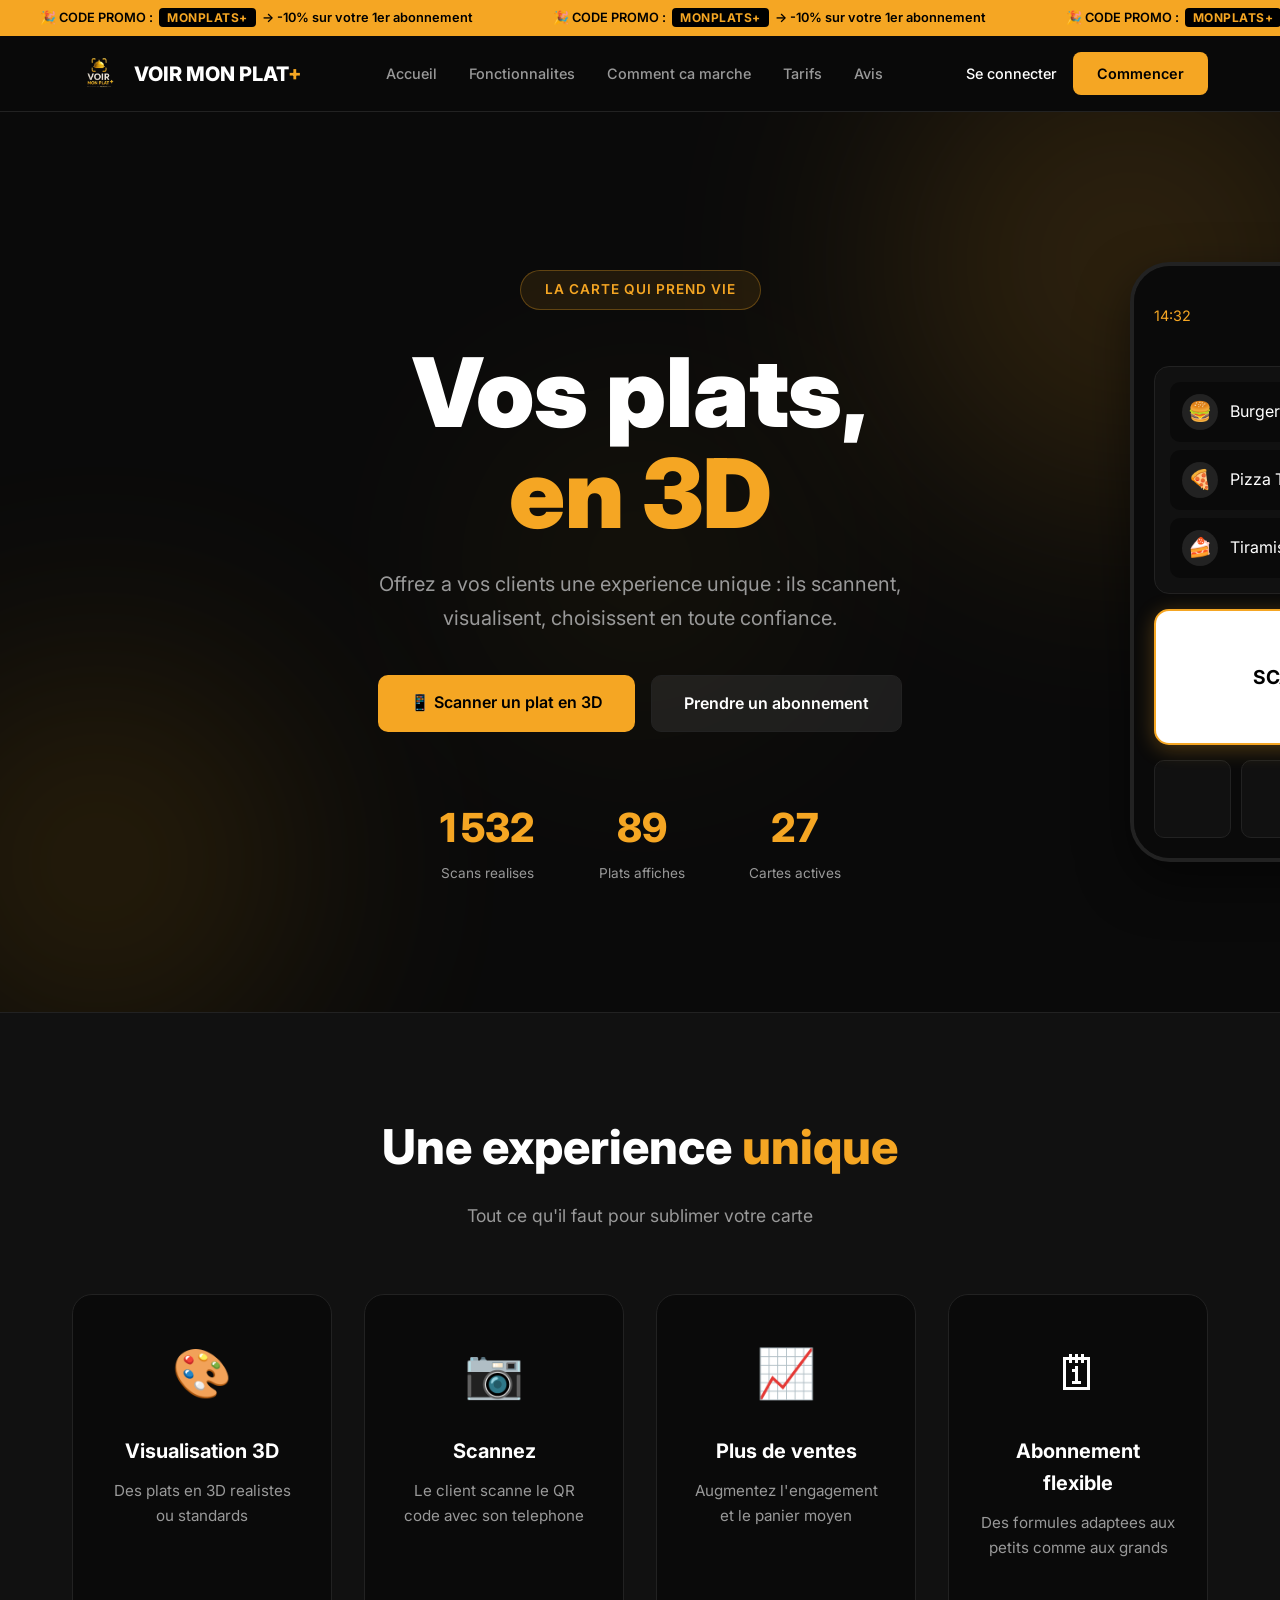
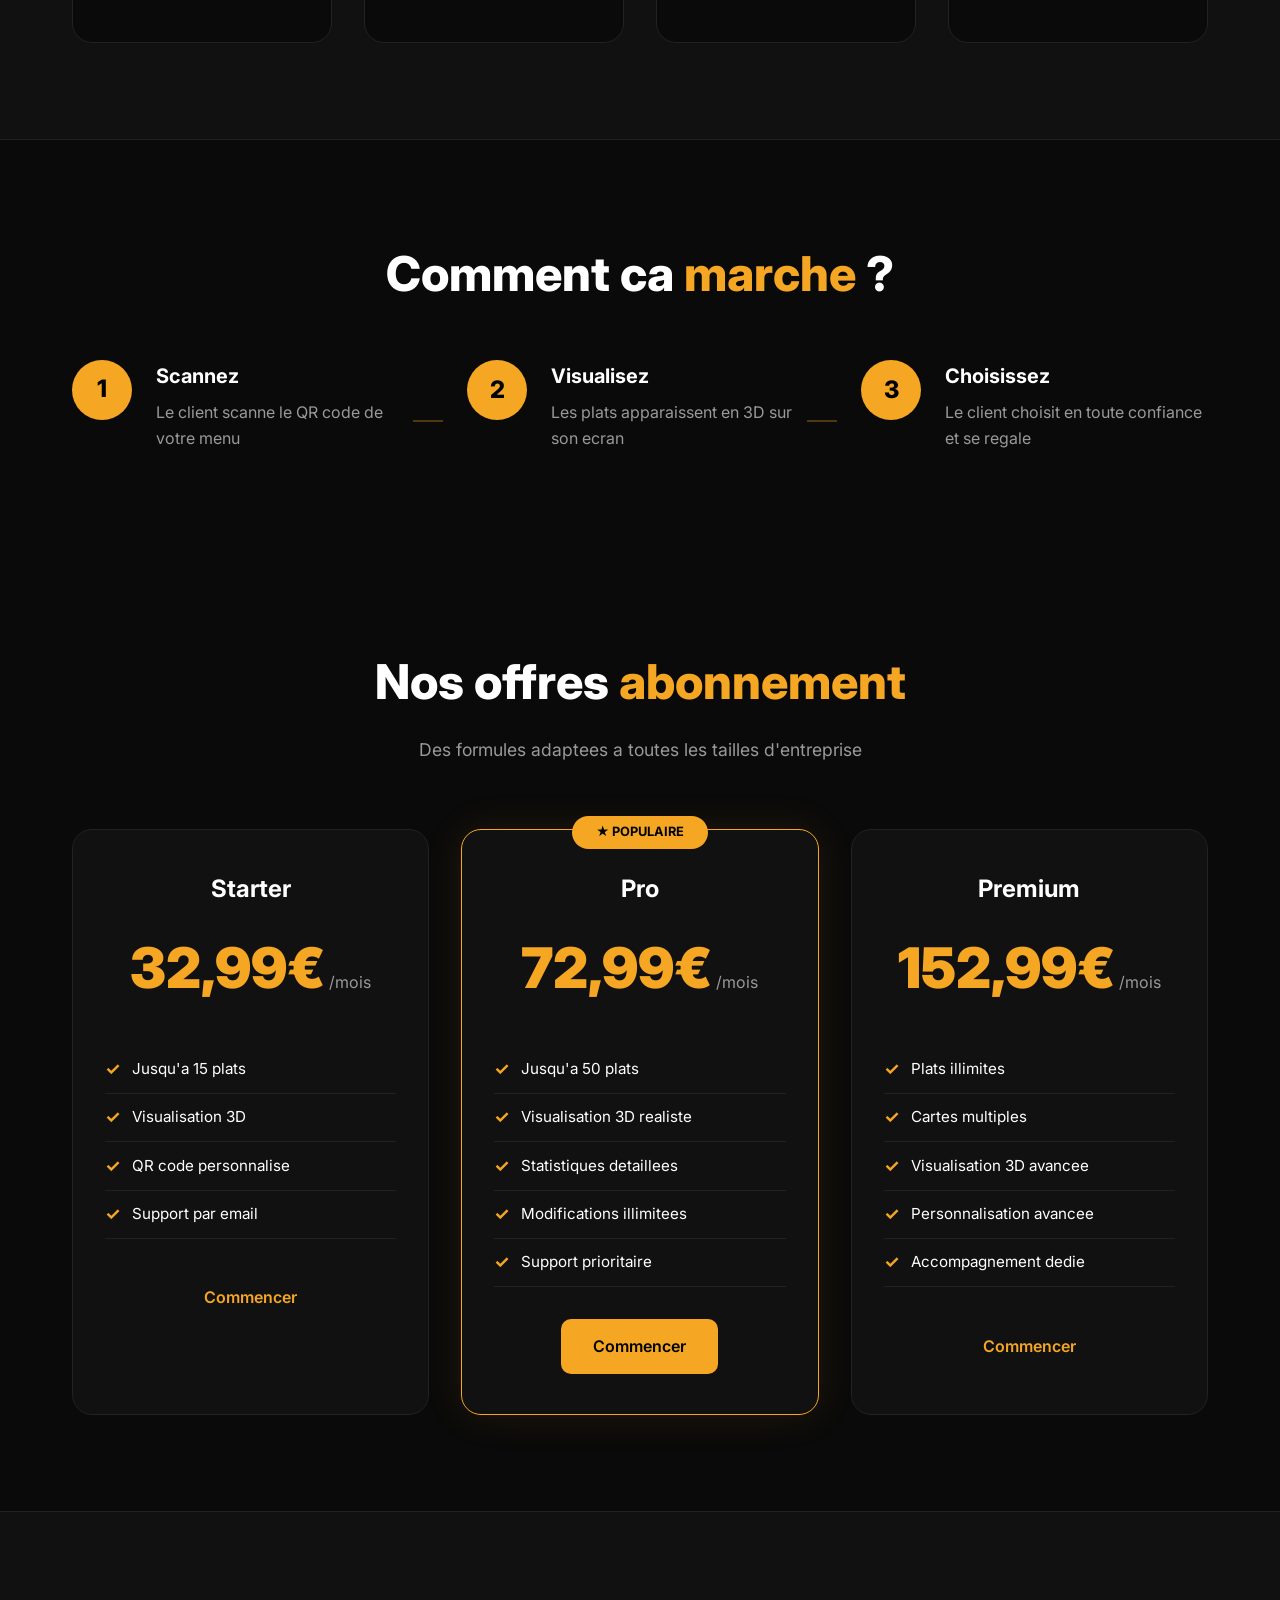
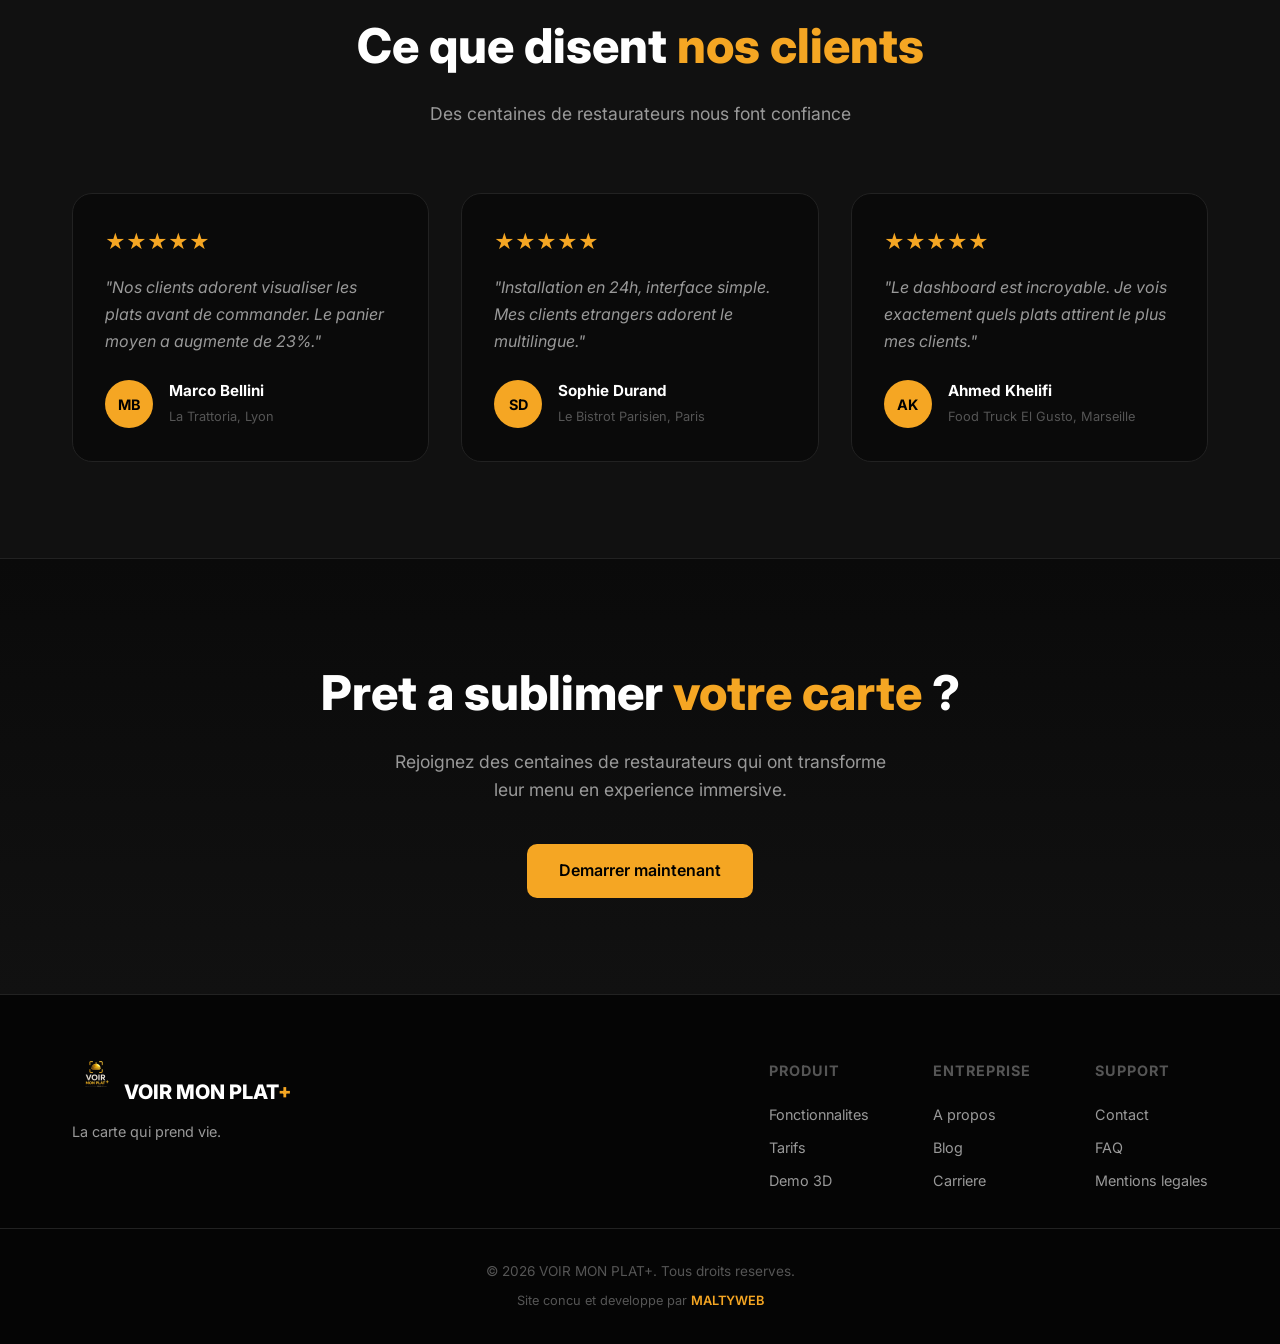
<file: index.html>
<!DOCTYPE html>
<html lang="fr">
<head>
    <meta charset="UTF-8">
    <meta name="viewport" content="width=device-width, initial-scale=1.0">
    <title>VOIR MON PLAT+ | La Carte Qui Prend Vie</title>
    <link rel="stylesheet" href="style.css">
    <link rel="preconnect" href="https://fonts.googleapis.com">
    <link href="https://fonts.googleapis.com/css2?family=Inter:wght@300;400;500;600;700;800;900&display=swap" rel="stylesheet">
    <style>
        :root {
            --noir: #0a0a0a;
            --noir-card: #111111;
            --noir-light: #1a1a1a;
            --jaune: #f5a623;
            --jaune-clair: #fbbf24;
            --jaune-fonce: #d4900a;
            --blanc: #ffffff;
            --gris: #999999;
            --gris-fonce: #555555;
            --bordure: #222222;
            --radius: 12px;
            --radius-lg: 20px;
        }

        *,
        *::before,
        *::after {
            margin: 0;
            padding: 0;
            box-sizing: border-box;
        }

        html {
            scroll-behavior: smooth;
        }

        body {
            font-family: 'Inter', -apple-system, sans-serif;
            background: var(--noir);
            color: var(--blanc);
            line-height: 1.6;
            overflow-x: hidden;
        }

        ::selection {
            background: var(--jaune);
            color: #000;
        }

        /* PROMO BANNER */
        .promo-banner {
            background: var(--jaune);
            color: #000;
            overflow: hidden;
            white-space: nowrap;
            padding: 0.5rem 0;
            font-size: 0.8rem;
            font-weight: 500;
            position: relative;
            z-index: 101;
        }

        .promo-track {
            display: inline-flex;
            animation: promoScroll 25s linear infinite;
        }

        .promo-track span {
            padding: 0 2.5rem;
            font-weight: 600;
            flex-shrink: 0;
        }

        .promo-track span strong {
            background: #000;
            color: var(--jaune);
            padding: 0.15rem 0.5rem;
            border-radius: 4px;
            margin: 0 0.2rem;
            font-size: 0.75rem;
            letter-spacing: 0.5px;
        }

        @keyframes promoScroll {
            0% { transform: translateX(0); }
            100% { transform: translateX(-50%); }
        }

        @media (max-width: 768px) {
            .promo-banner {
                font-size: 0.7rem;
                padding: 0.4rem 0;
            }

            .promo-track span {
                padding: 0 1.5rem;
            }

            .promo-track span strong {
                padding: 0.1rem 0.4rem;
                font-size: 0.65rem;
            }
        }

        /* NAVBAR */
        .navbar {
            position: sticky;
            top: 0;
            width: 100%;
            z-index: 100;
            background: rgba(10, 10, 10, 0.85);
            backdrop-filter: blur(20px);
            border-bottom: 1px solid var(--bordure);
        }

        .nav-container {
            max-width: 1200px;
            margin: 0 auto;
            padding: 1rem 2rem;
            display: flex;
            align-items: center;
            justify-content: space-between;
        }

        .logo {
            display: flex;
            align-items: center;
            gap: 0.5rem;
            font-size: 1.25rem;
            font-weight: 800;
        }

        .logo-icon {
            font-size: 1.5rem;
        }

        .logo-text {
            color: var(--blanc);
        }

        .plus {
            color: var(--jaune);
        }

        .nav-links {
            display: flex;
            list-style: none;
            gap: 2rem;
        }

        .nav-links a {
            color: var(--gris);
            text-decoration: none;
            font-size: 0.9rem;
            font-weight: 500;
            transition: color 0.3s;
        }

        .nav-links a:hover {
            color: var(--jaune);
        }

        .nav-actions {
            display: flex;
            align-items: center;
            gap: 1rem;
        }

        .nav-login {
            color: var(--blanc);
            text-decoration: none;
            font-size: 0.9rem;
            font-weight: 500;
            transition: color 0.3s;
        }

        .nav-login:hover {
            color: var(--jaune);
        }

        .nav-cta {
            background: var(--jaune);
            color: #000;
            padding: 0.6rem 1.5rem;
            border-radius: 8px;
            text-decoration: none;
            font-weight: 600;
            font-size: 0.9rem;
            transition: all 0.3s;
        }

        .nav-cta:hover {
            background: var(--jaune-clair);
            transform: translateY(-1px);
        }

        .mobile-menu-btn {
            display: none;
            flex-direction: column;
            gap: 5px;
            background: none;
            border: none;
            cursor: pointer;
        }

        .mobile-menu-btn span {
            width: 24px;
            height: 2px;
            background: var(--blanc);
            transition: 0.3s;
        }

        /* HERO */
        .hero {
            min-height: 100vh;
            display: flex;
            align-items: center;
            justify-content: center;
            position: relative;
            padding: 6rem 2rem 4rem;
            overflow: hidden;
        }

        .hero-bg-effects {
            position: absolute;
            inset: 0;
            pointer-events: none;
        }

        .glow {
            position: absolute;
            border-radius: 50%;
            filter: blur(120px);
            opacity: 0.15;
        }

        .glow-1 {
            width: 500px;
            height: 500px;
            background: var(--jaune);
            top: -100px;
            right: -100px;
            animation: float 20s ease-in-out infinite;
        }

        .glow-2 {
            width: 400px;
            height: 400px;
            background: var(--jaune-fonce);
            bottom: -50px;
            left: -100px;
            animation: float 15s ease-in-out infinite reverse;
        }

        .glow-3 {
            width: 300px;
            height: 300px;
            background: var(--jaune-clair);
            top: 50%;
            left: 50%;
            transform: translate(-50%, -50%);
            opacity: 0.06;
            animation: float 18s ease-in-out infinite 5s;
        }

        @keyframes float {
            0%, 100% { transform: translate(0, 0) scale(1); }
            33% { transform: translate(30px, -30px) scale(1.05); }
            66% { transform: translate(-20px, 20px) scale(0.95); }
        }

        .hero-container {
            max-width: 1200px;
            margin: 0 auto;
            text-align: center;
            position: relative;
            z-index: 2;
        }

        .hero-badge {
            display: inline-block;
            background: rgba(245, 166, 35, 0.1);
            border: 1px solid rgba(245, 166, 35, 0.3);
            color: var(--jaune);
            padding: 0.5rem 1.5rem;
            border-radius: 50px;
            font-size: 0.85rem;
            font-weight: 600;
            text-transform: uppercase;
            letter-spacing: 1px;
            margin-bottom: 2rem;
            animation: fadeInUp 1s ease-out;
        }

        .hero-title {
            font-size: clamp(3rem, 8vw, 6rem);
            font-weight: 900;
            line-height: 1.05;
            margin-bottom: 1.5rem;
            animation: fadeInUp 1s ease-out 0.1s both;
        }

        .yellow-text {
            color: var(--jaune);
        }

        .hero-subtitle {
            font-size: 1.25rem;
            color: var(--gris);
            max-width: 600px;
            margin: 0 auto 2.5rem;
            line-height: 1.7;
            animation: fadeInUp 1s ease-out 0.2s both;
        }

        .hero-ctas {
            display: flex;
            gap: 1rem;
            justify-content: center;
            flex-wrap: wrap;
            margin-bottom: 4rem;
            animation: fadeInUp 1s ease-out 0.3s both;
        }

        /* BUTTONS */
        .btn {
            display: inline-block;
            padding: 0.9rem 2rem;
            border-radius: 10px;
            font-weight: 600;
            font-size: 1rem;
            text-decoration: none;
            transition: all 0.3s;
            cursor: pointer;
            border: none;
        }

        .btn-primary {
            background: var(--jaune);
            color: #000;
        }

        .btn-primary:hover {
            background: var(--jaune-clair);
            transform: translateY(-2px);
            box-shadow: 0 8px 30px rgba(245, 166, 35, 0.3);
        }

        .btn-secondary {
            background: rgba(255, 255, 255, 0.08);
            color: var(--blanc);
            border: 1px solid var(--bordure);
        }

        .btn-secondary:hover {
            background: rgba(255, 255, 255, 0.12);
            border-color: var(--jaune);
        }

        /* HERO STATS */
        .hero-stats {
            display: flex;
            justify-content: center;
            gap: 4rem;
            animation: fadeInUp 1s ease-out 0.4s both;
        }

        .stat {
            text-align: center;
        }

        .stat-number {
            display: block;
            font-size: 2.5rem;
            font-weight: 800;
            color: var(--jaune);
        }

        .stat-label {
            font-size: 0.85rem;
            color: var(--gris);
        }

        /* DEMO PHONE */
        .demo-phone {
            position: absolute;
            right: -150px;
            top: 50%;
            transform: translateY(-50%);
            width: 300px;
            height: 600px;
            background: var(--noir-card);
            border-radius: 40px;
            border: 4px solid var(--bordure);
            box-shadow: 0 20px 50px rgba(0,0,0,0.5);
            overflow: hidden;
            animation: phoneFloat 6s ease-in-out infinite;
            pointer-events: none;
        }

        @keyframes phoneFloat {
            0%, 100% { transform: translateY(-50%) translateX(0); }
            50% { transform: translateY(-50%) translateX(-20px); }
        }

        .phone-screen {
            position: absolute;
            inset: 0;
            background: var(--noir);
            display: flex;
            flex-direction: column;
            align-items: center;
            padding: 20px;
        }

        .phone-header {
            width: 100%;
            display: flex;
            justify-content: space-between;
            align-items: center;
            margin-bottom: 20px;
        }

        .phone-time { font-size: 0.9rem; color: var(--jaune); }

        .phone-camera { width: 60px; height: 60px; border-radius: 50%; background: var(--bordure); }

        .phone-menu {
            width: 100%;
            background: var(--noir-card);
            border-radius: 15px;
            padding: 15px;
            margin-bottom: 15px;
            border: 1px solid var(--bordure);
        }

        .phone-menu-item {
            display: flex;
            align-items: center;
            gap: 12px;
            padding: 12px;
            border-radius: 10px;
            margin-bottom: 8px;
            background: var(--noir);
            transition: all 0.3s;
        }

        .phone-menu-item:hover {
            background: var(--jaune);
            color: #000;
        }

        .phone-menu-item:last-child { margin-bottom: 0; }

        .phone-menu-icon {
            font-size: 1.2rem;
            width: 36px;
            height: 36px;
            background: var(--bordure);
            border-radius: 50%;
            display: flex;
            align-items: center;
            justify-content: center;
        }

        .phone-qr {
            width: 100%;
            height: 150px;
            background: #fff;
            border-radius: 15px;
            position: relative;
            margin-bottom: 15px;
            border: 2px solid var(--jaune);
            box-shadow: 0 4px 20px rgba(245, 166, 35, 0.3);
            animation: scanPulse 3s ease-in-out infinite;
        }

        @keyframes scanPulse {
            0%, 100% { box-shadow: 0 4px 20px rgba(245, 166, 35, 0.3); }
            50% { box-shadow: 0 4px 40px rgba(245, 166, 35, 0.6); }
        }

        .phone-qr::before {
            content: 'SCAN';
            position: absolute;
            top: 50%;
            left: 50%;
            transform: translate(-50%, -50%);
            color: #000;
            font-weight: 700;
            font-size: 1.2rem;
        }

        .phone-plats {
            display: grid;
            grid-template-columns: repeat(3, 1fr);
            gap: 10px;
            width: 100%;
        }

        .phone-plat {
            aspect-ratio: 1;
            background: var(--noir-card);
            border-radius: 10px;
            border: 1px solid var(--bordure);
            animation: pulse 2s ease-in-out infinite;
        }

        .phone-plat:nth-child(1) { animation-delay: 0s; }
        .phone-plat:nth-child(2) { animation-delay: 0.3s; }
        .phone-plat:nth-child(3) { animation-delay: 0.6s; }

        @keyframes pulse {
            0%, 100% { transform: scale(1); opacity: 0.7; }
            50% { transform: scale(1.05); opacity: 1; }
        }

        /* SECTIONS */
        .section-container {
            max-width: 1200px;
            margin: 0 auto;
            padding: 6rem 2rem;
        }

        .section-title {
            font-size: clamp(2rem, 4vw, 3rem);
            font-weight: 800;
            text-align: center;
            margin-bottom: 1rem;
        }

        .section-subtitle {
            text-align: center;
            color: var(--gris);
            font-size: 1.1rem;
            margin-bottom: 4rem;
        }

        /* FEATURES */
        .features {
            background: var(--noir-card);
            border-top: 1px solid var(--bordure);
            border-bottom: 1px solid var(--bordure);
        }

        .features-grid {
            display: grid;
            grid-template-columns: repeat(auto-fit, minmax(240px, 1fr));
            gap: 2rem;
        }

        .feature-card {
            background: var(--noir);
            border: 1px solid var(--bordure);
            border-radius: var(--radius-lg);
            padding: 2.5rem 2rem;
            text-align: center;
            transition: all 0.3s;
            cursor: pointer;
            position: relative;
            overflow: hidden;
        }

        .feature-card::before {
            content: '';
            position: absolute;
            top: 0;
            left: 0;
            right: 0;
            height: 3px;
            background: var(--jaune);
            opacity: 0;
            transition: opacity 0.3s;
        }

        .feature-card:hover {
            border-color: var(--jaune);
            transform: translateY(-4px);
            box-shadow: 0 12px 40px rgba(245, 166, 35, 0.08);
        }

        .feature-card:hover::before {
            opacity: 1;
        }

        .feature-card h3 {
            font-size: 1.25rem;
            margin-bottom: 0.75rem;
        }

        .feature-card p {
            color: var(--gris);
            font-size: 0.95rem;
            margin-bottom: 1rem;
        }

        .feature-demo-link {
            display: inline-block;
            color: var(--jaune);
            font-size: 0.85rem;
            font-weight: 600;
            opacity: 0;
            transform: translateY(5px);
            transition: all 0.3s;
        }

        .feature-card:hover .feature-demo-link {
            opacity: 1;
            transform: translateY(0);
        }

        .feature-card.feature-link .feature-icon {
            animation: iconPulse 2s ease-in-out infinite;
        }

        @keyframes iconPulse {
            0%, 100% { transform: scale(1); }
            50% { transform: scale(1.1); }
        }

        /* HOW IT WORKS */
        .how-it-works {
            background: var(--noir);
        }

        .steps {
            display: grid;
            grid-template-columns: repeat(auto-fit, minmax(280px, 1fr));
            gap: 3rem;
            margin-top: 3rem;
        }

        .step {
            display: flex;
            gap: 1.5rem;
            align-items: flex-start;
            position: relative;
        }

        .step::after {
            content: '';
            position: absolute;
            top: 60px;
            right: -1.5rem;
            width: 30px;
            height: 2px;
            background: var(--jaune);
            opacity: 0.3;
        }

        .step:last-child::after {
            display: none;
        }

        .step-number {
            flex-shrink: 0;
            width: 60px;
            height: 60px;
            background: var(--jaune);
            color: #000;
            border-radius: 50%;
            display: flex;
            align-items: center;
            justify-content: center;
            font-size: 1.5rem;
            font-weight: 800;
            position: relative;
            z-index: 1;
            transition: all 0.3s;
        }

        .step:hover .step-number {
            background: var(--jaune-clair);
            transform: scale(1.1);
            box-shadow: 0 0 20px rgba(245, 166, 35, 0.4);
        }

        .step:hover .step-content h3 {
            color: var(--jaune);
        }

        .step-content h3 {
            font-size: 1.25rem;
            margin-bottom: 0.5rem;
            transition: color 0.3s;
        }

        .step-content p {
            color: var(--gris);
            transition: color 0.3s;
        }

        /*CTA FINAL */
        .cta-final {
            background: linear-gradient(180deg, var(--noir) 0%, #111 100%);
            text-align: center;
        }

        .cta-final h2 {
            font-size: clamp(2rem, 4vw, 3rem);
            font-weight: 800;
            margin-bottom: 1rem;
        }

        .cta-final p {
            color: var(--gris);
            font-size: 1.1rem;
            margin-bottom: 2.5rem;
            max-width: 500px;
            margin-left: auto;
            margin-right: auto;
        }

        /* FOOTER */
        .footer {
            background: #050505;
            border-top: 1px solid var(--bordure);
        }

        .footer-container {
            max-width: 1200px;
            margin: 0 auto;
            padding: 4rem 2rem 2rem;
            display: flex;
            justify-content: space-between;
            gap: 3rem;
            flex-wrap: wrap;
        }

        .footer-brand {
            max-width: 300px;
        }

        .footer-brand .logo-icon {
            font-size: 1.5rem;
        }

        .footer-brand .logo-text {
            font-size: 1.25rem;
            font-weight: 800;
        }

        .footer-brand p {
            color: var(--gris);
            margin-top: 0.75rem;
            font-size: 0.9rem;
        }

        .footer-links {
            display: flex;
            gap: 4rem;
        }

        .footer-col h4 {
            margin-bottom: 1rem;
            font-size: 0.9rem;
            text-transform: uppercase;
            letter-spacing: 1px;
            color: var(--gris-fonce);
        }

        .footer-col a {
            display: block;
            color: var(--gris);
            text-decoration: none;
            font-size: 0.9rem;
            padding: 0.3rem 0;
            transition: color 0.2s;
        }

        .footer-col a:hover {
            color: var(--jaune);
        }

        .footer-bottom {
            text-align: center;
            padding: 2rem;
            border-top: 1px solid var(--bordure);
            color: var(--gris-fonce);
            font-size: 0.85rem;
        }

        /* ANIMATIONS */
        @keyframes fadeInUp {
            from {
                opacity: 0;
                transform: translateY(30px);
            }
            to {
                opacity: 1;
                transform: translateY(0);
            }
        }

        .animate-in {
            animation: fadeInUp 0.6s ease forwards;
        }

        /* RESPONSIVE */
        @media (max-width: 1200px) {
            .demo-phone {
                display: none;
            }
        }

        @media (max-width: 768px) {
            .nav-links {
                display: none;
            }

            .mobile-menu-btn {
                display: flex;
            }

            .hero-stats {
                flex-direction: column;
                gap: 2rem;
            }

            .stat-number {
                font-size: 2rem;
            }

            .steps {
                grid-template-columns: 1fr;
            }

            .step::after {
                display: none;
            }
        }

    </style>
</head>
<body>

    <!-- PROMO BANNER -->
    <div class="promo-banner" id="promoBanner">
        <div class="promo-track">
            <span>🎉 CODE PROMO : <strong>MONPLATS+</strong> → -10% sur votre 1er abonnement</span>
            <span>🎉 CODE PROMO : <strong>MONPLATS+</strong> → -10% sur votre 1er abonnement</span>
            <span>🎉 CODE PROMO : <strong>MONPLATS+</strong> → -10% sur votre 1er abonnement</span>
            <span>🎉 CODE PROMO : <strong>MONPLATS+</strong> → -10% sur votre 1er abonnement</span>
            <span>🎉 CODE PROMO : <strong>MONPLATS+</strong> → -10% sur votre 1er abonnement</span>
            <span>🎉 CODE PROMO : <strong>MONPLATS+</strong> → -10% sur votre 1er abonnement</span>
        </div>
    </div>

    <nav class="navbar" id="mainNav">
        <div class="nav-container">
            <div class="logo">
                <img src="logo/IMG_5947.png" alt="VOIR MON PLAT+" style="height:36px;width:auto;border-radius:6px;">
                <span class="logo-text">VOIR MON PLAT<span class="plus">+</span></span>
            </div>
            <ul class="nav-links">
                <li><a href="#accueil">Accueil</a></li>
                <li><a href="#fonctionnalites">Fonctionnalites</a></li>
                <li><a href="#comment">Comment ca marche</a></li>
                <li><a href="#tarifs">Tarifs</a></li>
                <li><a href="#temoignages">Avis</a></li>
            </ul>
            <div class="nav-actions">
                <a href="connexion.html" class="nav-login">Se connecter</a>
                <a href="inscription.html" class="nav-cta">Commencer</a>
            </div>
            <button class="mobile-menu-btn" aria-label="Menu">
                <span></span><span></span><span></span>
            </button>
        </div>
    </nav>

    <section id="accueil" class="hero">
        <div class="hero-bg-effects">
            <div class="glow glow-1"></div>
            <div class="glow glow-2"></div>
            <div class="glow glow-3"></div>
        </div>
        <div class="hero-container">
            <div class="hero-badge">La carte qui prend vie</div>
            <h1 class="hero-title">
                Vos plats,<br>
                <span class="yellow-text">en 3D</span>
            </h1>
            <p class="hero-subtitle">
                Offrez a vos clients une experience unique : ils scannent, visualisent, choisissent en toute confiance.
            </p>
            <div class="hero-ctas">
                <a href="scanner.html" class="btn btn-primary">&#128241; Scanner un plat en 3D</a>
                <a href="abonnement.html" class="btn btn-secondary">Prendre un abonnement</a>
            </div>
            <div class="hero-stats">
                <div class="stat">
                    <span class="stat-number" data-target="1532">0</span>
                    <span class="stat-label">Scans realises</span>
                </div>
                <div class="stat">
                    <span class="stat-number" data-target="89">0</span>
                    <span class="stat-label">Plats affiches</span>
                </div>
                <div class="stat">
                    <span class="stat-number" data-target="27">0</span>
                    <span class="stat-label">Cartes actives</span>
                </div>
            </div>
        </div>
        <div class="demo-phone">
            <div class="phone-screen">
                <div class="phone-header">
                    <span class="phone-time">14:32</span>
                    <div class="phone-camera"></div>
                </div>
                <div class="phone-menu">
                    <div class="phone-menu-item">
                        <div class="phone-menu-icon">🍔</div>
                        <span>Burger Maison</span>
                    </div>
                    <div class="phone-menu-item">
                        <div class="phone-menu-icon">🍕</div>
                        <span>Pizza Truffe</span>
                    </div>
                    <div class="phone-menu-item">
                        <div class="phone-menu-icon">🍰</div>
                        <span>Tiramisu</span>
                    </div>
                </div>
                <div class="phone-qr"></div>
                <div class="phone-plats">
                    <div class="phone-plat"></div>
                    <div class="phone-plat"></div>
                    <div class="phone-plat"></div>
                </div>
            </div>
        </div>
    </section>

    <section id="fonctionnalites" class="features">
        <div class="section-container">
            <h2 class="section-title">Une experience <span class="yellow-text">unique</span></h2>
            <p class="section-subtitle">Tout ce qu'il faut pour sublimer votre carte</p>
            <div class="features-grid">
                <div class="feature-card feature-link" onclick="window.location.href='scanner.html'">
                    <div class="feature-icon">&#127912;</div>
                    <h3>Visualisation 3D</h3>
                    <p>Des plats en 3D realistes ou standards</p>
                    <span class="feature-demo-link">Tester la 3D &#8594;</span>
                </div>
                <div class="feature-card">
                    <div class="feature-icon">&#128247;</div>
                    <h3>Scannez</h3>
                    <p>Le client scanne le QR code avec son telephone</p>
                </div>
                <div class="feature-card">
                    <div class="feature-icon">&#128200;</div>
                    <h3>Plus de ventes</h3>
                    <p>Augmentez l'engagement et le panier moyen</p>
                </div>
                <div class="feature-card" onclick="window.location.href='abonnement.html'">
                    <div class="feature-icon">&#128467;</div>
                    <h3>Abonnement flexible</h3>
                    <p>Des formules adaptees aux petits comme aux grands</p>
                    <span class="feature-demo-link">Voir les tarifs &#8594;</span>
                </div>
            </div>
        </div>
    </section>

    <section id="comment" class="how-it-works">
        <div class="section-container">
            <h2 class="section-title">Comment ca <span class="yellow-text">marche</span> ?</h2>
            <div class="steps">
                <div class="step">
                    <div class="step-number">1</div>
                    <div class="step-content">
                        <h3>Scannez</h3>
                        <p>Le client scanne le QR code de votre menu</p>
                    </div>
                </div>
                <div class="step">
                    <div class="step-number">2</div>
                    <div class="step-content">
                        <h3>Visualisez</h3>
                        <p>Les plats apparaissent en 3D sur son ecran</p>
                    </div>
                </div>
                <div class="step">
                    <div class="step-number">3</div>
                    <div class="step-content">
                        <h3>Choisissez</h3>
                        <p>Le client choisit en toute confiance et se regale</p>
                    </div>
                </div>
            </div>
        </div>
    </section>

    <section id="tarifs" class="pricing">
        <div class="section-container">
            <h2 class="section-title">Nos offres <span class="yellow-text">abonnement</span></h2>
            <p class="section-subtitle">Des formules adaptees a toutes les tailles d'entreprise</p>
            <div class="pricing-grid">
                <div class="price-card">
                    <div class="price-header">
                        <h3>Starter</h3>
                        <div class="price">
                            <span class="price-amount">32,99&euro;</span>
                            <span class="price-period">/mois</span>
                        </div>
                    </div>
                    <ul class="price-features">
                        <li>Jusqu'a 15 plats</li>
                        <li>Visualisation 3D</li>
                        <li>QR code personnalise</li>
                        <li>Support par email</li>
                    </ul>
                    <a href="abonnement.html" class="btn btn-outline">Commencer</a>
                </div>
                <div class="price-card popular">
                    <div class="popular-badge">&#9733; Populaire</div>
                    <div class="price-header">
                        <h3>Pro</h3>
                        <div class="price">
                            <span class="price-amount">72,99&euro;</span>
                            <span class="price-period">/mois</span>
                        </div>
                    </div>
                    <ul class="price-features">
                        <li>Jusqu'a 50 plats</li>
                        <li>Visualisation 3D realiste</li>
                        <li>Statistiques detaillees</li>
                        <li>Modifications illimitees</li>
                        <li>Support prioritaire</li>
                    </ul>
                    <a href="abonnement.html" class="btn btn-primary">Commencer</a>
                </div>
                <div class="price-card">
                    <div class="price-header">
                        <h3>Premium</h3>
                        <div class="price">
                            <span class="price-amount">152,99&euro;</span>
                            <span class="price-period">/mois</span>
                        </div>
                    </div>
                    <ul class="price-features">
                        <li>Plats illimites</li>
                        <li>Cartes multiples</li>
                        <li>Visualisation 3D avancee</li>
                        <li>Personnalisation avancee</li>
                        <li>Accompagnement dedie</li>
                    </ul>
                    <a href="abonnement.html" class="btn btn-outline">Commencer</a>
                </div>
            </div>
        </div>
    </section>

    <section id="temoignages" class="testimonials">
        <div class="section-container">
            <h2 class="section-title">Ce que disent <span class="yellow-text">nos clients</span></h2>
            <p class="section-subtitle">Des centaines de restaurateurs nous font confiance</p>
            <div class="testimonials-grid">
                <div class="testimonial-card">
                    <div class="stars">&#9733;&#9733;&#9733;&#9733;&#9733;</div>
                    <p>"Nos clients adorent visualiser les plats avant de commander. Le panier moyen a augmente de 23%."</p>
                    <div class="testimonial-author">
                        <div class="author-avatar">MB</div>
                        <div>
                            <strong>Marco Bellini</strong>
                            <span>La Trattoria, Lyon</span>
                        </div>
                    </div>
                </div>
                <div class="testimonial-card">
                    <div class="stars">&#9733;&#9733;&#9733;&#9733;&#9733;</div>
                    <p>"Installation en 24h, interface simple. Mes clients etrangers adorent le multilingue."</p>
                    <div class="testimonial-author">
                        <div class="author-avatar">SD</div>
                        <div>
                            <strong>Sophie Durand</strong>
                            <span>Le Bistrot Parisien, Paris</span>
                        </div>
                    </div>
                </div>
                <div class="testimonial-card">
                    <div class="stars">&#9733;&#9733;&#9733;&#9733;&#9733;</div>
                    <p>"Le dashboard est incroyable. Je vois exactement quels plats attirent le plus mes clients."</p>
                    <div class="testimonial-author">
                        <div class="author-avatar">AK</div>
                        <div>
                            <strong>Ahmed Khelifi</strong>
                            <span>Food Truck El Gusto, Marseille</span>
                        </div>
                    </div>
                </div>
            </div>
        </div>
    </section>

    <section class="cta-final">
        <div class="section-container">
            <h2>Pret a sublimer <span class="yellow-text">votre carte</span> ?</h2>
            <p>Rejoignez des centaines de restaurateurs qui ont transforme leur menu en experience immersive.</p>
            <a href="abonnement.html" class="btn btn-primary btn-lg">Demarrer maintenant</a>
        </div>
    </section>

    <footer class="footer">
        <div class="footer-container">
            <div class="footer-brand">
                <img src="logo/IMG_5947.png" alt="VOIR MON PLAT+" style="height:32px;width:auto;border-radius:6px;margin-bottom:0.5rem;">
                <span class="logo-text" style="font-size:1.25rem;font-weight:800;">VOIR MON PLAT<span class="plus">+</span></span>
                <p>La carte qui prend vie.</p>
            </div>
            <div class="footer-links">
            <div class="footer-col">
                <h4>Produit</h4>
                <a href="#fonctionnalites">Fonctionnalites</a>
                <a href="abonnement.html">Tarifs</a>
                <a href="scanner.html">Demo 3D</a>
            </div>
            <div class="footer-col">
                <h4>Entreprise</h4>
                <a href="#">A propos</a>
                <a href="#">Blog</a>
                <a href="#">Carriere</a>
            </div>
            <div class="footer-col">
                <h4>Support</h4>
                <a href="#">Contact</a>
                <a href="#">FAQ</a>
                <a href="#">Mentions legales</a>
            </div>
            </div>
        </div>
        <div class="footer-bottom">
            <p>&copy; 2026 VOIR MON PLAT+. Tous droits reserves.</p>
            <p style="margin-top:0.5rem;color:#555;font-size:0.8rem;">Site concu et developpe par <a href="https://www.instagram.com/malty_web" target="_blank" style="color:var(--jaune);text-decoration:none;font-weight:600;">MALTYWEB</a></p>
        </div>
    </footer>

    <script src="vmp-tracker.js"></script>
    <script>
        // Compteur anime pour les stats hero
        const counters = document.querySelectorAll('.stat-number');
        const speed = 80;

        const animateCounters = () => {
            counters.forEach(counter => {
                const target = +counter.getAttribute('data-target');
                const count = +counter.innerText.replace(/\s/g, '');
                const inc = target / speed;

                if (count < target) {
                    counter.innerText = Math.ceil(count + inc).toLocaleString('fr-FR');
                    setTimeout(animateCounters, 20);
                } else {
                    counter.innerText = target.toLocaleString('fr-FR');
                }
            });
        };

        // Lance le compteur quand la section est visible
        const observer = new IntersectionObserver((entries) => {
            entries.forEach(entry => {
                if (entry.isIntersecting) {
                    animateCounters();
                    observer.unobserve(entry.target);
                }
            });
        }, { threshold: 0.5 });

        const heroStats = document.querySelector('.hero-stats');
        if (heroStats) observer.observe(heroStats);

        // Animation au scroll
        const animateOnScroll = new IntersectionObserver((entries) => {
            entries.forEach(entry => {
                if (entry.isIntersecting) {
                    entry.target.classList.add('animate-in');
                    animateOnScroll.unobserve(entry.target);
                }
            });
        }, { threshold: 0.1 });

        document.querySelectorAll('.feature-card, .step, .price-card, .testimonial-card').forEach(el => {
            el.style.opacity = '0';
            animateOnScroll.observe(el);
        });

        // Menu mobile
        const mobileBtn = document.querySelector('.mobile-menu-btn');
        const navLinks = document.querySelector('.nav-links');

        if (mobileBtn && navLinks) {
            mobileBtn.addEventListener('click', () => {
                navLinks.classList.toggle('show');
                mobileBtn.classList.toggle('active');
            });

            navLinks.querySelectorAll('a').forEach(link => {
                link.addEventListener('click', () => {
                    navLinks.classList.remove('show');
                    mobileBtn.classList.remove('active');
                });
            });
        }

        // Navbar scroll
        const navbar = document.getElementById('mainNav');
        const promo = document.getElementById('promoBanner');
        window.addEventListener('scroll', () => {
            if (window.scrollY > 50) {
                navbar.style.background = 'rgba(10, 10, 10, 0.95)';
            } else {
                navbar.style.background = 'rgba(10, 10, 10, 0.85)';
            }
        });

        // Smooth scroll pour les ancres
        document.querySelectorAll('a[href^="#"]').forEach(anchor => {
            anchor.addEventListener('click', function (e) {
                e.preventDefault();
                const target = document.querySelector(this.getAttribute('href'));
                if (target) {
                    target.scrollIntoView({ behavior: 'smooth', block: 'start' });
                }
            });
        });

        // Effet de hover sur les cartes de features
        document.querySelectorAll('.feature-card').forEach(card => {
            card.addEventListener('mouseenter', function() {
                this.style.transform = 'translateY(-4px)';
            });

            card.addEventListener('mouseleave', function() {
                this.style.transform = '';
            });
        });

        // Animation des etapes
        document.querySelectorAll('.step').forEach((step, index) => {
            step.style.transitionDelay = `${index * 0.2}s`;
        });

        // Ajouter la classe 'show' pour le menu mobile via CSS
        const style = document.createElement('style');
        style.textContent = `
            .nav-links.show {
                right: 0;
            }

            .mobile-menu-btn.active span:nth-child(1) {
                transform: translateY(7px) rotate(45deg);
            }

            .mobile-menu-btn.active span:nth-child(2) {
                opacity: 0;
            }

            .mobile-menu-btn.active span:nth-child(3) {
                transform: translateY(-7px) rotate(-45deg);
            }
        `;
        document.head.appendChild(style);
    </script>

</body>
</html>
</file>
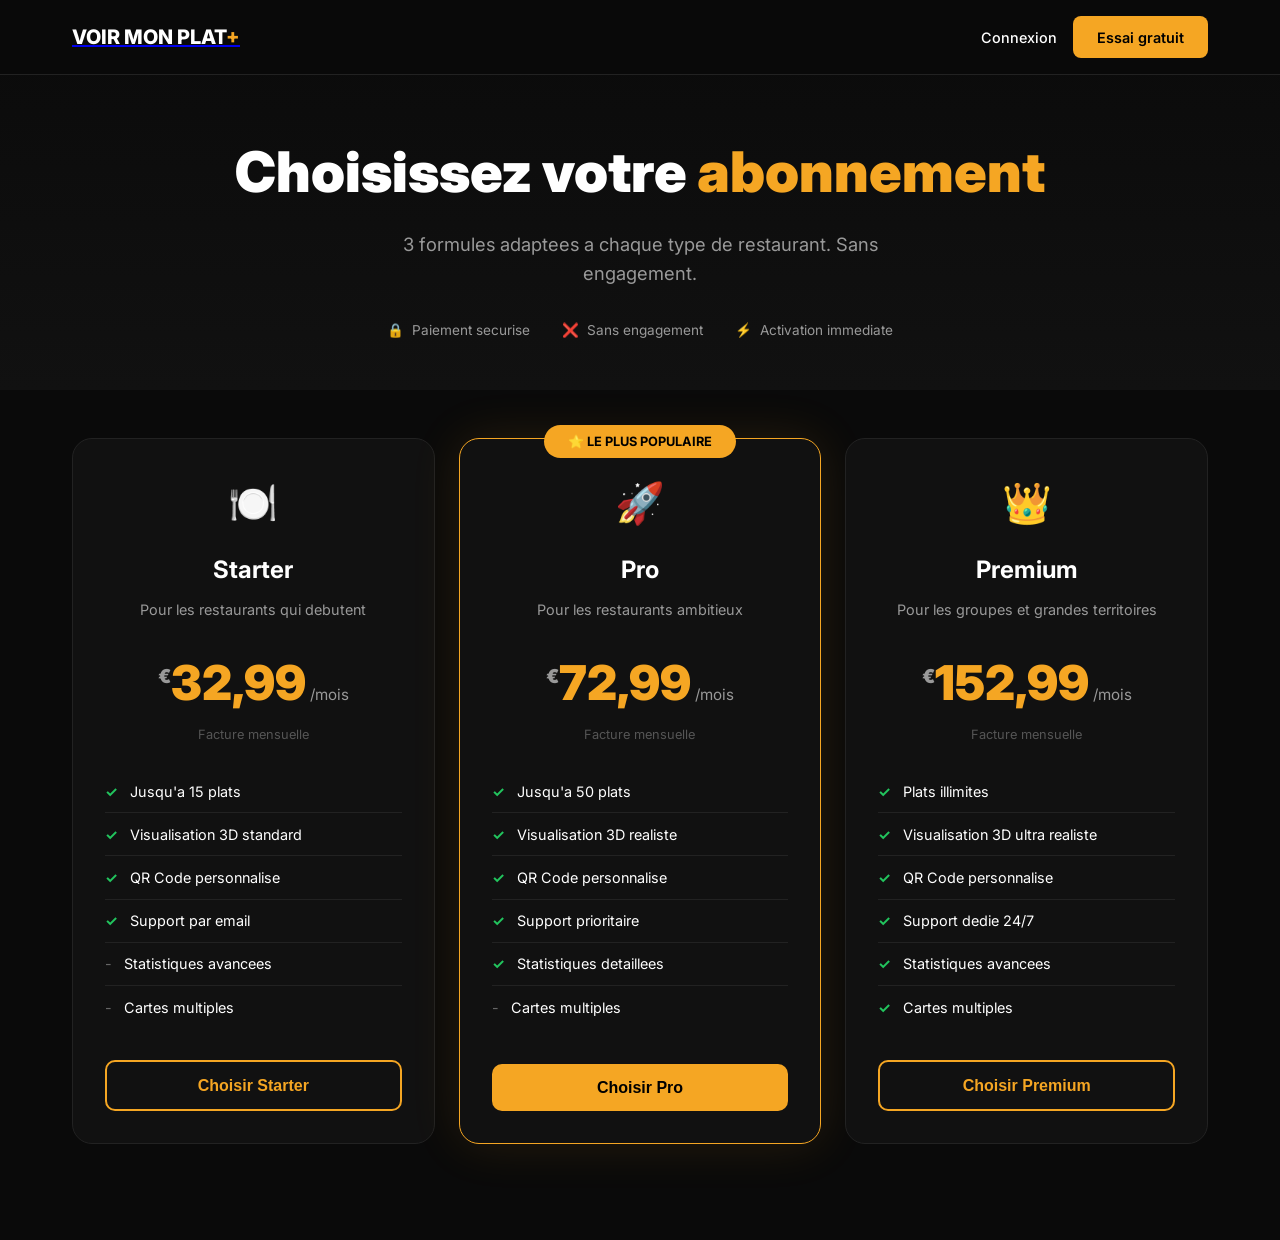
<file: abonnement.html>
<!DOCTYPE html>
<html lang="fr">
<head>
    <meta charset="UTF-8">
    <meta name="viewport" content="width=device-width, initial-scale=1.0">
    <title>Choisir un abonnement | VOIR MON PLAT+</title>
    <link rel="stylesheet" href="style.css">
    <link rel="preconnect" href="https://fonts.googleapis.com">
    <link href="https://fonts.googleapis.com/css2?family=Inter:wght@300;400;500;600;700;800;900&display=swap" rel="stylesheet">
    <style>
        .abonnement-hero {
            padding: 8rem 2rem 3rem;
            text-align: center;
            background: linear-gradient(180deg, #0a0a0a 0%, #111 100%);
        }

        .abonnement-hero h1 {
            font-size: clamp(2rem, 5vw, 3.5rem);
            font-weight: 900;
            margin-bottom: 0.75rem;
        }

        .abonnement-hero p {
            color: var(--gris);
            font-size: 1.15rem;
            max-width: 500px;
            margin: 0 auto;
        }

        .trust-badges {
            display: flex;
            justify-content: center;
            gap: 2rem;
            margin-top: 2rem;
            flex-wrap: wrap;
        }

        .trust-badge {
            display: flex;
            align-items: center;
            gap: 0.5rem;
            color: var(--gris);
            font-size: 0.85rem;
        }

        .abonnement-section {
            max-width: 1200px;
            margin: 0 auto;
            padding: 3rem 2rem 6rem;
        }

        .abonnement-grid {
            display: grid;
            grid-template-columns: repeat(3, 1fr);
            gap: 1.5rem;
            align-items: stretch;
        }

        .abonnement-card {
            background: var(--noir-card);
            border: 1px solid var(--bordure);
            border-radius: var(--radius-lg);
            padding: 2rem;
            text-align: center;
            position: relative;
            transition: all 0.3s;
            display: flex;
            flex-direction: column;
        }

        .abonnement-card:hover {
            transform: translateY(-4px);
            border-color: rgba(245, 166, 35, 0.3);
        }

        .abonnement-card.popular {
            border-color: var(--jaune);
            box-shadow: 0 0 50px rgba(245, 166, 35, 0.12);
        }

        .popular-badge {
            position: absolute;
            top: -14px;
            left: 50%;
            transform: translateX(-50%);
            background: var(--jaune);
            color: #000;
            padding: 0.4rem 1.5rem;
            border-radius: 50px;
            font-size: 0.8rem;
            font-weight: 700;
            text-transform: uppercase;
            white-space: nowrap;
        }

        .card-icon { font-size: 2.5rem; margin-bottom: 1rem; }
        .abonnement-card h3 { font-size: 1.5rem; font-weight: 700; margin-bottom: 0.5rem; }
        .card-desc { color: var(--gris); font-size: 0.9rem; margin-bottom: 1.5rem; }

        .card-price { margin-bottom: 1.5rem; }
        .card-price .amount { font-size: 3rem; font-weight: 900; color: var(--jaune); }
        .card-price .currency { font-size: 1.2rem; color: var(--gris); vertical-align: super; }
        .card-price .period { color: var(--gris); font-size: 0.95rem; }
        .card-price .monthly-amount { display: block; color: var(--gris-fonce); font-size: 0.8rem; margin-top: 0.25rem; }

        .card-features { list-style: none; text-align: left; margin-bottom: 2rem; flex: 1; }
        .card-features li { padding: 0.6rem 0; border-bottom: 1px solid var(--bordure); font-size: 0.9rem; display: flex; align-items: center; gap: 0.75rem; }
        .card-features li:last-child { border-bottom: none; }
        .card-features .check { color: #22c55e; font-weight: 700; }
        .card-features .cross { color: #666; }
        .abonnement-card .btn { width: 100%; }

        .checkout-section {
            max-width: 800px;
            margin: 0 auto;
            padding: 0 2rem 6rem;
            display: none;
        }

        .checkout-section.active { display: block; }

        .checkout-steps {
            display: flex;
            justify-content: center;
            gap: 2rem;
            margin-bottom: 3rem;
        }

        .checkout-step {
            display: flex;
            align-items: center;
            gap: 0.5rem;
            color: var(--gris);
            font-size: 0.9rem;
        }

        .checkout-step.active { color: var(--jaune); }

        .checkout-step-num {
            width: 28px;
            height: 28px;
            border-radius: 50%;
            background: var(--bordure);
            display: flex;
            align-items: center;
            justify-content: center;
            font-weight: 700;
            font-size: 0.8rem;
        }

        .checkout-step.active .checkout-step-num { background: var(--jaune); color: #000; }
        .checkout-step.completed .checkout-step-num { background: #22c55e; color: #fff; }

        .checkout-grid {
            display: grid;
            grid-template-columns: 1fr 1fr;
            gap: 2rem;
        }

        .checkout-form {
            background: var(--noir-card);
            border: 1px solid var(--bordure);
            border-radius: var(--radius-lg);
            padding: 2rem;
        }

        .checkout-form h3 { font-size: 1.1rem; margin-bottom: 1.5rem; display: flex; align-items: center; gap: 0.5rem; }

        .checkout-summary {
            background: var(--noir-card);
            border: 1px solid var(--bordure);
            border-radius: var(--radius-lg);
            padding: 2rem;
            position: sticky;
            top: 100px;
            align-self: start;
        }

        .checkout-summary h3 { font-size: 1.1rem; margin-bottom: 1.5rem; padding-bottom: 1rem; border-bottom: 1px solid var(--bordure); }

        .summary-plan {
            display: flex;
            justify-content: space-between;
            align-items: center;
            padding: 1rem 0;
            border-bottom: 1px solid var(--bordure);
        }

        .summary-plan-name { font-weight: 600; }
        .summary-plan-price { color: var(--jaune); font-weight: 700; }

        .summary-total {
            display: flex;
            justify-content: space-between;
            align-items: center;
            padding-top: 1rem;
            margin-top: 0.5rem;
        }

        .summary-total span:first-child { font-weight: 600; }
        .summary-total span:last-child { font-size: 1.5rem; font-weight: 900; color: var(--jaune); }

        .form-row-2 { display: grid; grid-template-columns: 1fr 1fr; gap: 1rem; }

        .payment-methods { display: flex; gap: 0.75rem; margin-bottom: 1.5rem; }

        .payment-method {
            flex: 1;
            padding: 0.75rem;
            background: var(--noir);
            border: 2px solid var(--bordure);
            border-radius: 10px;
            cursor: pointer;
            text-align: center;
            transition: all 0.3s;
        }

        .payment-method:hover { border-color: var(--gris-fonce); }

        .payment-method.selected {
            border-color: var(--jaune);
            background: rgba(245, 166, 35, 0.05);
        }

        .payment-method-icon { font-size: 1.5rem; display: block; margin-bottom: 0.25rem; }
        .payment-method-name { font-size: 0.75rem; color: var(--gris); }

        .secure-badge {
            display: flex;
            align-items: center;
            justify-content: center;
            gap: 0.5rem;
            margin-top: 1.5rem;
            padding: 0.75rem;
            background: rgba(34, 197, 94, 0.08);
            border: 1px solid rgba(34, 197, 94, 0.2);
            border-radius: 8px;
            color: #22c55e;
            font-size: 0.85rem;
        }

        .checkout-success {
            text-align: center;
            padding: 3rem 2rem;
            display: none;
        }

        .checkout-success.active { display: block; }

        .success-icon {
            font-size: 5rem;
            margin-bottom: 1.5rem;
            display: block;
            animation: successPop 0.5s ease;
        }

        @keyframes successPop {
            0% { transform: scale(0); }
            50% { transform: scale(1.2); }
            100% { transform: scale(1); }
        }

        .checkout-success h2 { font-size: 2rem; margin-bottom: 0.75rem; }
        .checkout-success p { color: var(--gris); font-size: 1.1rem; max-width: 400px; margin: 0 auto 2rem; }

        .success-details {
            background: var(--noir-card);
            border: 1px solid var(--bordure);
            border-radius: var(--radius-lg);
            padding: 1.5rem;
            max-width: 400px;
            margin: 0 auto 2rem;
            text-align: left;
        }

        .success-details .row {
            display: flex;
            justify-content: space-between;
            padding: 0.5rem 0;
            font-size: 0.9rem;
        }

        .success-details .row span:first-child { color: var(--gris); }
        .success-details .row span:last-child { font-weight: 600; }

        @media (max-width: 900px) {
            .abonnement-grid { grid-template-columns: 1fr; max-width: 400px; margin: 0 auto; }
            .checkout-grid { grid-template-columns: 1fr; }
            .checkout-summary { position: static; order: -1; }
            .payment-methods { flex-wrap: wrap; }
            .payment-method { min-width: calc(50% - 0.5rem); }
        }

        @media (max-width: 600px) {
            .abonnement-hero { padding: 7rem 1.5rem 2rem; }
            .abonnement-section { padding: 2rem 1.5rem 4rem; }
            .checkout-section { padding: 0 1.5rem 4rem; }
        }
    </style>
</head>
<body>

    <nav class="navbar">
        <div class="nav-container">
            <a href="index.html" class="logo">
                <span class="logo-text">VOIR MON PLAT<span class="plus">+</span></span>
            </a>
            <div class="nav-actions">
                <a href="connexion.html" class="nav-login">Connexion</a>
                <a href="inscription.html" class="nav-cta">Essai gratuit</a>
            </div>
        </div>
    </nav>

    <section class="abonnement-hero">
        <h1>Choisissez votre <span class="yellow-text">abonnement</span></h1>
        <p>3 formules adaptees a chaque type de restaurant. Sans engagement.</p>
        <div class="trust-badges">
            <div class="trust-badge"><span>🔒</span><span>Paiement securise</span></div>
            <div class="trust-badge"><span>❌</span><span>Sans engagement</span></div>
            <div class="trust-badge"><span>⚡</span><span>Activation immediate</span></div>
        </div>
    </section>

    <section class="abonnement-section" id="pricingSection">
        <div class="abonnement-grid">
            <div class="abonnement-card" data-plan="starter" data-price="32.99">
                <div class="card-icon">🍽️</div>
                <h3>Starter</h3>
                <p class="card-desc">Pour les restaurants qui debutent</p>
                <div class="card-price">
                    <span class="amount"><span class="currency">€</span>32,99</span>
                    <span class="period">/mois</span>
                    <span class="monthly-amount">Facture mensuelle</span>
                </div>
                <ul class="card-features">
                    <li><span class="check">✓</span> Jusqu'a 15 plats</li>
                    <li><span class="check">✓</span> Visualisation 3D standard</li>
                    <li><span class="check">✓</span> QR Code personnalise</li>
                    <li><span class="check">✓</span> Support par email</li>
                    <li><span class="cross">-</span> Statistiques avancees</li>
                    <li><span class="cross">-</span> Cartes multiples</li>
                </ul>
                <button class="btn btn-outline" onclick="selectPlan('starter', 32.99, 'Starter')">Choisir Starter</button>
            </div>

            <div class="abonnement-card popular" data-plan="pro" data-price="72.99">
                <div class="popular-badge">⭐ Le plus populaire</div>
                <div class="card-icon">🚀</div>
                <h3>Pro</h3>
                <p class="card-desc">Pour les restaurants ambitieux</p>
                <div class="card-price">
                    <span class="amount"><span class="currency">€</span>72,99</span>
                    <span class="period">/mois</span>
                    <span class="monthly-amount">Facture mensuelle</span>
                </div>
                <ul class="card-features">
                    <li><span class="check">✓</span> Jusqu'a 50 plats</li>
                    <li><span class="check">✓</span> Visualisation 3D realiste</li>
                    <li><span class="check">✓</span> QR Code personnalise</li>
                    <li><span class="check">✓</span> Support prioritaire</li>
                    <li><span class="check">✓</span> Statistiques detaillees</li>
                    <li><span class="cross">-</span> Cartes multiples</li>
                </ul>
                <button class="btn btn-primary" onclick="selectPlan('pro', 72.99, 'Pro')">Choisir Pro</button>
            </div>

            <div class="abonnement-card" data-plan="premium" data-price="152.99">
                <div class="card-icon">👑</div>
                <h3>Premium</h3>
                <p class="card-desc">Pour les groupes et grandes territoires</p>
                <div class="card-price">
                    <span class="amount"><span class="currency">€</span>152,99</span>
                    <span class="period">/mois</span>
                    <span class="monthly-amount">Facture mensuelle</span>
                </div>
                <ul class="card-features">
                    <li><span class="check">✓</span> Plats illimites</li>
                    <li><span class="check">✓</span> Visualisation 3D ultra realiste</li>
                    <li><span class="check">✓</span> QR Code personnalise</li>
                    <li><span class="check">✓</span> Support dedie 24/7</li>
                    <li><span class="check">✓</span> Statistiques avancees</li>
                    <li><span class="check">✓</span> Cartes multiples</li>
                </ul>
                <button class="btn btn-outline" onclick="selectPlan('premium', 152.99, 'Premium')">Choisir Premium</button>
            </div>
        </div>
    </section>

    <section class="checkout-section" id="checkoutSection">
        <div class="checkout-steps">
            <div class="checkout-step active" id="step1"><span class="checkout-step-num">1</span><span>Compte</span></div>
            <div class="checkout-step" id="step2"><span class="checkout-step-num">2</span><span>Paiement</span></div>
            <div class="checkout-step" id="step3"><span class="checkout-step-num">3</span><span>Confirmation</span></div>
        </div>

        <div class="checkout-grid">
            <div class="checkout-form" id="checkoutForm">
                <h3>📝 Informations du compte</h3>
                <form id="subscriptionForm" class="auth-form">
                    <div class="form-group">
                        <label for="subName">Nom complet</label>
                        <input type="text" id="subName" placeholder="Jean Dupont" required>
                    </div>
                    <div class="form-group">
                        <label for="subEmail">Email</label>
                        <input type="email" id="subEmail" placeholder="jean@restaurant.com" required>
                    </div>
                    <div class="form-group">
                        <label for="subRestaurant">Nom du restaurant</label>
                        <input type="text" id="subRestaurant" placeholder="Le Petit Bistrot" required>
                    </div>
                    <div class="form-group">
                        <label for="subPhone">Telephone</label>
                        <input type="tel" id="subPhone" placeholder="+33 6 12 34 56 78" required>
                    </div>

                    <div style="margin-top: 1.5rem;"><h3>💳 Moyen de paiement</h3></div>

                    <div class="payment-methods">
                        <div class="payment-method selected" onclick="selectPaymentMethod(this, 'card')">
                            <span class="payment-method-icon">💳</span>
                            <span class="payment-method-name">CB / Visa</span>
                        </div>
                        <div class="payment-method" onclick="selectPaymentMethod(this, 'paypal')">
                            <span class="payment-method-icon">🅿️</span>
                            <span class="payment-method-name">PayPal</span>
                        </div>
                        <div class="payment-method" onclick="selectPaymentMethod(this, 'apple')">
                            <span class="payment-method-icon">🍎</span>
                            <span class="payment-method-name">Apple Pay</span>
                        </div>
                        <div class="payment-method" onclick="selectPaymentMethod(this, 'google')">
                            <span class="payment-method-icon">📱</span>
                            <span class="payment-method-name">Google Pay</span>
                        </div>
                    </div>

                    <div id="cardPaymentFields">
                        <div class="form-group">
                            <label for="subCard">Numero de carte</label>
                            <input type="text" id="subCard" placeholder="4242 4242 4242 4242" maxlength="19" required>
                        </div>
                        <div class="form-row-2">
                            <div class="form-group">
                                <label for="subExp">Expiration</label>
                                <input type="text" id="subExp" placeholder="MM/AA" maxlength="5" required>
                            </div>
                            <div class="form-group">
                                <label for="subCvc">CVC</label>
                                <input type="text" id="subCvc" placeholder="123" maxlength="4" required>
                            </div>
                        </div>
                    </div>

                    <div class="secure-badge">
                        <span>🔒</span>
                        <span>Paiement 100% securise et chiffre</span>
                    </div>

                    <button type="submit" class="btn btn-primary btn-full" style="margin-top: 1.5rem;">
                        Confirmer et payer <span id="submitPrice">€72,99</span>/mois
                    </button>

                    <p style="text-align: center; font-size: 0.8rem; color: var(--gris-fonce); margin-top: 1rem;">
                        En confirmant, vous acceptez nos <a href="#" style="color: var(--jaune);">CGV</a> et <a href="#" style="color: var(--jaune);">Politique de confidentialite</a>
                    </p>
                </form>
            </div>

            <div class="checkout-summary">
                <h3>📋 Recapitulatif</h3>
                <div class="summary-plan">
                    <span class="summary-plan-name" id="summaryPlan">Plan Pro</span>
                    <span class="summary-plan-price" id="summaryPrice">€72,99/mois</span>
                </div>
                <div class="summary-plan">
                    <span>Frequence</span>
                    <span id="summaryFreq">Mensuelle</span>
                </div>
                <div class="summary-plan">
                    <span>Essai gratuit</span>
                    <span style="color: #22c55e;">14 jours</span>
                </div>
                <div class="summary-total">
                    <span>Total aujourd'hui</span>
                    <span id="summaryTotal">€0</span>
                </div>
                <p style="font-size: 0.8rem; color: var(--gris-fonce); margin-top: 1rem; text-align: center;">
                    ⚡ Activation immediate apres confirmation
                </p>
            </div>
        </div>
    </section>

    <section class="checkout-success" id="checkoutSuccess">
        <span class="success-icon">✅</span>
        <h2>Bienvenue dans <span class="yellow-text">VOIR MON PLAT+</span> !</h2>
        <p>Votre abonnement est actif. Vous pouvez des maintenant configurer votre menu interactif.</p>
        <div class="success-details">
            <div class="row"><span>Plan</span><span id="successPlan">Pro</span></div>
            <div class="row"><span>Restaurant</span><span id="successRestaurant">-</span></div>
            <div class="row"><span>Prochaine facture</span><span id="successBilling">-</span></div>
        </div>
        <a href="dashboard.html" class="btn btn-primary btn-lg">Acceder a mon espace</a>
    </section>

    <script src="vmp-tracker.js"></script>
    <script>
        let selectedPaymentMethod = 'card';

        function selectPaymentMethod(el, method) {
            document.querySelectorAll('.payment-method').forEach(m => m.classList.remove('selected'));
            el.classList.add('selected');
            selectedPaymentMethod = method;
            document.getElementById('cardPaymentFields').style.display = method === 'card' ? 'block' : 'none';
        }

        function selectPlan(plan, price, name) {
            document.getElementById('summaryPlan').textContent = 'Plan ' + name;
            document.getElementById('summaryPrice').textContent = '€' + price.toFixed(2) + '/mois';
            document.getElementById('summaryFreq').textContent = 'Mensuelle';
            document.getElementById('submitPrice').textContent = '€' + price.toFixed(2);
            document.getElementById('summaryTotal').textContent = '€0 (essai)';

            document.getElementById('pricingSection').style.display = 'none';
            document.getElementById('checkoutSection').classList.add('active');
            document.getElementById('checkoutSuccess').classList.remove('active');

            window.scrollTo({ top: 0, behavior: 'smooth' });

            const session = JSON.parse(localStorage.getItem('vmp_session'));
            if (session) {
                document.getElementById('subName').value = session.name || '';
                document.getElementById('subEmail').value = session.email || '';
                document.getElementById('subRestaurant').value = session.restaurant || '';
            }

            const form = document.getElementById('subscriptionForm');
            form.dataset.plan = plan;
            form.dataset.price = price;
            form.dataset.planName = name;
        }

        function getNextBillingDate() {
            const d = new Date();
            d.setMonth(d.getMonth() + 1);
            return d.toLocaleDateString('fr-FR', { day: 'numeric', month: 'long', year: 'numeric' });
        }

        function generateInvoiceNumber() {
            return 'VMP-' + Date.now().toString(36).toUpperCase() + Math.random().toString(36).substring(2, 6).toUpperCase();
        }

        document.getElementById('subscriptionForm').addEventListener('submit', function(e) {
            e.preventDefault();

            const plan = this.dataset.plan;
            const price = parseFloat(this.dataset.price);
            const planName = this.dataset.planName;
            const name = document.getElementById('subName').value;
            const email = document.getElementById('subEmail').value;
            const restaurant = document.getElementById('subRestaurant').value;
            const phone = document.getElementById('subPhone').value;

            const invoice = {
                id: generateInvoiceNumber(),
                client: name,
                email: email,
                restaurant: restaurant,
                phone: phone,
                plan: planName,
                amount: price,
                date: new Date().toISOString(),
                statut: 'paye',
                paymentMethod: selectedPaymentMethod
            };

            let invoices = JSON.parse(localStorage.getItem('vmp_invoices')) || [];
            invoices.push(invoice);
            localStorage.setItem('vmp_invoices', JSON.stringify(invoices));
            VMPTracker.trackSubscription(plan, price);

            localStorage.setItem('vmp_subscription', JSON.stringify({
                plan: plan,
                planName: planName,
                price: price,
                billing: 'monthly',
                name: name,
                email: email,
                restaurant: restaurant,
                phone: phone,
                date: new Date().toISOString(),
                nextBilling: getNextBillingDate(),
                card: '•••• •••• •••• ' + (document.getElementById('subCard').value.slice(-4) || '4242'),
                paymentMethod: selectedPaymentMethod
            }));

            localStorage.setItem('vmp_session', JSON.stringify({
                name: name,
                email: email,
                restaurant: restaurant,
                phone: phone,
                loggedIn: true
            }));

            document.getElementById('checkoutForm').style.display = 'none';
            document.getElementById('checkoutSuccess').classList.add('active');
            document.getElementById('successPlan').textContent = planName;
            document.getElementById('successRestaurant').textContent = restaurant;
            document.getElementById('successBilling').textContent = getNextBillingDate();
        });

        document.getElementById('subCard').addEventListener('input', function(e) {
            let value = e.target.value.replace(/\s/g, '').replace(/\D/g, '');
            let formatted = value.match(/.{1,4}/g)?.join(' ') || value;
            e.target.value = formatted;
        });

        document.getElementById('subExp').addEventListener('input', function(e) {
            let value = e.target.value.replace(/\D/g, '');
            if (value.length >= 2) value = value.slice(0, 2) + '/' + value.slice(2);
            e.target.value = value;
        });
    </script>

</body>
</html>
</file>
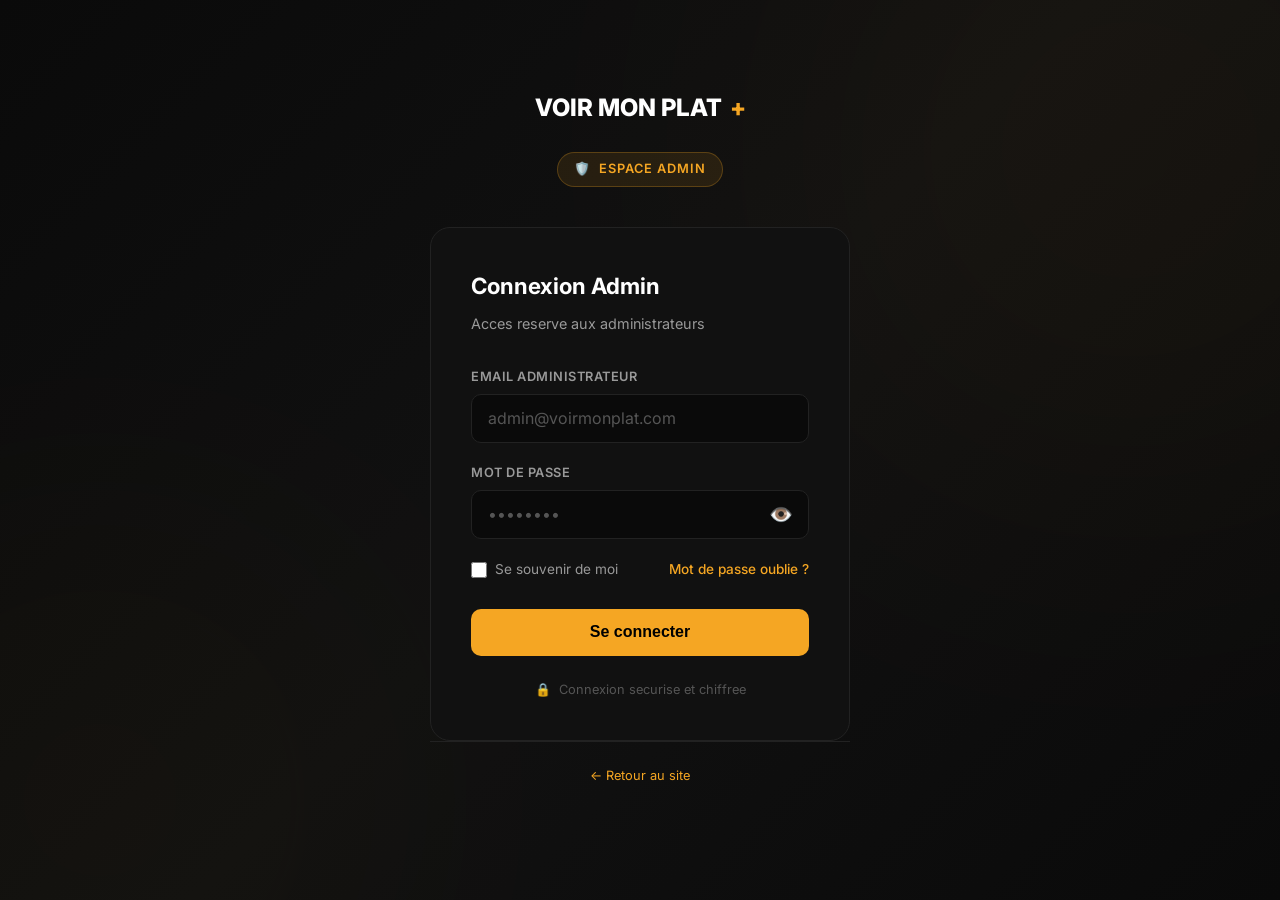
<file: admin-panel.html>
<!DOCTYPE html>
<html lang="fr">
<head>
    <meta charset="UTF-8">
    <meta name="viewport" content="width=device-width, initial-scale=1.0">
    <title>Panel Admin | VOIR MON PLAT+</title>
    <link rel="stylesheet" href="style.css">
    <link rel="preconnect" href="https://fonts.googleapis.com">
    <link href="https://fonts.googleapis.com/css2?family=Inter:wght@300;400;500;600;700;800;900&display=swap" rel="stylesheet">
    <style>
        :root {
            --admin-bg: #0a0a0a;
            --admin-card: #111111;
            --admin-border: #222222;
            --admin-hover: #1a1a1a;
            --jaune: #f5a623;
            --jaune-clair: #fbbf24;
            --vert: #22c55e;
            --rouge: #ef4444;
            --bleu: #3b82f6;
            --violet: #8b5cf6;
        }

        * {
            margin: 0;
            padding: 0;
            box-sizing: border-box;
        }

        body {
            font-family: 'Inter', -apple-system, sans-serif;
            background: var(--admin-bg);
            color: #fff;
            min-height: 100vh;
            display: flex;
        }

        /* SIDEBAR */
        .admin-sidebar {
            width: 260px;
            background: var(--admin-card);
            border-right: 1px solid var(--admin-border);
            display: flex;
            flex-direction: column;
            position: fixed;
            height: 100vh;
            z-index: 100;
            transition: transform 0.3s;
        }

        .sidebar-brand {
            display: flex;
            align-items: center;
            gap: 0.5rem;
            padding: 1.5rem;
            border-bottom: 1px solid var(--admin-border);
            font-weight: 800;
            font-size: 1.1rem;
        }

        .sidebar-brand .plus {
            color: var(--jaune);
        }

        .sidebar-brand span.badge {
            font-size: 0.65rem;
            background: var(--jaune);
            color: #000;
            padding: 0.15rem 0.5rem;
            border-radius: 4px;
            font-weight: 700;
            text-transform: uppercase;
            margin-left: 0.25rem;
        }

        .sidebar-nav {
            flex: 1;
            padding: 1rem 0.75rem;
            display: flex;
            flex-direction: column;
            gap: 0.25rem;
            overflow-y: auto;
        }

        .sidebar-section {
            font-size: 0.7rem;
            color: #555;
            text-transform: uppercase;
            letter-spacing: 1px;
            padding: 1rem 0.75rem 0.5rem;
            font-weight: 600;
        }

        .sidebar-link {
            display: flex;
            align-items: center;
            gap: 0.75rem;
            padding: 0.7rem 0.75rem;
            border-radius: 8px;
            color: #999;
            text-decoration: none;
            font-size: 0.9rem;
            font-weight: 500;
            transition: all 0.2s;
            cursor: pointer;
        }

        .sidebar-link:hover {
            background: var(--admin-hover);
            color: #fff;
        }

        .sidebar-link.active {
            background: var(--jaune);
            color: #000;
            font-weight: 600;
        }

        .sidebar-link .icon {
            font-size: 1.15rem;
            width: 24px;
            text-align: center;
        }

        .sidebar-link .count {
            margin-left: auto;
            background: rgba(255,255,255,0.1);
            color: var(--jaune);
            padding: 0.1rem 0.5rem;
            border-radius: 10px;
            font-size: 0.75rem;
            font-weight: 600;
        }

        .sidebar-link.active .count {
            background: rgba(0,0,0,0.2);
            color: #000;
        }

        .sidebar-user {
            display: flex;
            align-items: center;
            gap: 0.75rem;
            padding: 1.25rem 1.5rem;
            border-top: 1px solid var(--admin-border);
        }

        .sidebar-user-avatar {
            width: 36px;
            height: 36px;
            background: var(--jaune);
            color: #000;
            border-radius: 50%;
            display: flex;
            align-items: center;
            justify-content: center;
            font-weight: 700;
            font-size: 0.85rem;
        }

        .sidebar-user-info {
            flex: 1;
            min-width: 0;
        }

        .sidebar-user-info strong {
            display: block;
            font-size: 0.85rem;
        }

        .sidebar-user-info span {
            font-size: 0.75rem;
            color: #999;
        }

        .sidebar-logout {
            background: none;
            border: none;
            color: #666;
            cursor: pointer;
            font-size: 1.1rem;
            padding: 0.25rem;
            transition: color 0.2s;
        }

        .sidebar-logout:hover {
            color: var(--rouge);
        }

        /* MAIN */
        .admin-main {
            flex: 1;
            margin-left: 260px;
            padding: 2rem;
            min-height: 100vh;
        }

        .admin-topbar {
            display: flex;
            justify-content: space-between;
            align-items: center;
            margin-bottom: 2rem;
        }

        .admin-topbar h1 {
            font-size: 1.5rem;
            font-weight: 700;
        }

        .admin-topbar h1 span {
            color: var(--jaune);
        }

        .admin-topbar-actions {
            display: flex;
            align-items: center;
            gap: 1rem;
        }

        .btn-add-client {
            display: flex;
            align-items: center;
            gap: 0.5rem;
            background: var(--jaune);
            color: #000;
            border: none;
            padding: 0.6rem 1.25rem;
            border-radius: 8px;
            font-size: 0.9rem;
            font-weight: 600;
            cursor: pointer;
            transition: all 0.3s;
        }

        .btn-add-client:hover {
            background: var(--jaune-clair);
            transform: translateY(-1px);
        }

        .mobile-menu-toggle {
            display: none;
            background: var(--admin-card);
            border: 1px solid var(--admin-border);
            color: #fff;
            padding: 0.5rem;
            border-radius: 8px;
            font-size: 1.25rem;
            cursor: pointer;
        }

        /* STATS CARDS */
        .stats-grid {
            display: grid;
            grid-template-columns: repeat(4, 1fr);
            gap: 1.25rem;
            margin-bottom: 2rem;
        }

        .stat-card {
            background: var(--admin-card);
            border: 1px solid var(--admin-border);
            border-radius: 12px;
            padding: 1.25rem;
            display: flex;
            align-items: center;
            gap: 1rem;
            transition: all 0.3s;
        }

        .stat-card:hover {
            border-color: rgba(245, 166, 35, 0.3);
            transform: translateY(-2px);
        }

        .stat-icon {
            width: 48px;
            height: 48px;
            border-radius: 12px;
            display: flex;
            align-items: center;
            justify-content: center;
            font-size: 1.5rem;
        }

        .stat-icon.yellow { background: rgba(245, 166, 35, 0.15); }
        .stat-icon.green { background: rgba(34, 197, 94, 0.15); }
        .stat-icon.blue { background: rgba(59, 130, 246, 0.15); }
        .stat-icon.purple { background: rgba(139, 92, 246, 0.15); }

        .stat-value {
            font-size: 1.75rem;
            font-weight: 800;
            line-height: 1;
        }

        .stat-label {
            font-size: 0.8rem;
            color: #999;
            margin-top: 0.25rem;
        }

        .stat-change {
            font-size: 0.75rem;
            font-weight: 600;
            margin-top: 0.25rem;
        }

        .stat-change.up { color: var(--vert); }
        .stat-change.down { color: var(--rouge); }

        /* CONTENT GRID */
        .content-grid {
            display: grid;
            grid-template-columns: 1.5fr 1fr;
            gap: 1.5rem;
            margin-bottom: 2rem;
        }

        .admin-card {
            background: var(--admin-card);
            border: 1px solid var(--admin-border);
            border-radius: 12px;
            padding: 1.5rem;
        }

        .admin-card-header {
            display: flex;
            justify-content: space-between;
            align-items: center;
            margin-bottom: 1.25rem;
        }

        .admin-card-header h3 {
            font-size: 1rem;
            font-weight: 600;
        }

        .admin-card-link {
            font-size: 0.85rem;
            color: var(--jaune);
            text-decoration: none;
            cursor: pointer;
            font-weight: 500;
        }

        .admin-card-link:hover {
            text-decoration: underline;
        }

        /* CLIENTS TABLE */
        .clients-table {
            width: 100%;
            border-collapse: collapse;
        }

        .clients-table th {
            text-align: left;
            padding: 0.75rem 0;
            font-size: 0.75rem;
            color: #666;
            text-transform: uppercase;
            letter-spacing: 0.5px;
            font-weight: 600;
            border-bottom: 1px solid var(--admin-border);
        }

        .clients-table td {
            padding: 0.85rem 0;
            font-size: 0.9rem;
            border-bottom: 1px solid var(--admin-border);
            vertical-align: middle;
        }

        .clients-table tr:last-child td {
            border-bottom: none;
        }

        .client-cell {
            display: flex;
            align-items: center;
            gap: 0.75rem;
        }

        .client-avatar {
            width: 36px;
            height: 36px;
            border-radius: 50%;
            display: flex;
            align-items: center;
            justify-content: center;
            font-weight: 700;
            font-size: 0.8rem;
            color: #000;
            flex-shrink: 0;
        }

        .client-avatar.a1 { background: var(--jaune); }
        .client-avatar.a2 { background: var(--vert); }
        .client-avatar.a3 { background: var(--bleu); }
        .client-avatar.a4 { background: var(--violet); }
        .client-avatar.a5 { background: #f472b6; }

        .client-name strong {
            display: block;
            font-size: 0.9rem;
        }

        .client-name span {
            font-size: 0.8rem;
            color: #666;
        }

        .plan-badge {
            display: inline-block;
            padding: 0.2rem 0.6rem;
            border-radius: 6px;
            font-size: 0.75rem;
            font-weight: 600;
        }

        .plan-badge.starter { background: rgba(245, 166, 35, 0.15); color: var(--jaune); }
        .plan-badge.pro { background: rgba(59, 130, 246, 0.15); color: var(--bleu); }
        .plan-badge.premium { background: rgba(139, 92, 246, 0.15); color: var(--violet); }

        .status-badge {
            display: inline-flex;
            align-items: center;
            gap: 0.35rem;
            padding: 0.2rem 0.6rem;
            border-radius: 6px;
            font-size: 0.75rem;
            font-weight: 600;
        }

        .status-badge.active { background: rgba(34, 197, 94, 0.15); color: var(--vert); }
        .status-badge.inactive { background: rgba(239, 68, 68, 0.15); color: var(--rouge); }
        .status-badge.pending { background: rgba(245, 166, 35, 0.15); color: var(--jaune); }

        .status-dot {
            width: 6px;
            height: 6px;
            border-radius: 50%;
            background: currentColor;
        }

        .action-btns {
            display: flex;
            gap: 0.5rem;
        }

        .action-btn {
            width: 32px;
            height: 32px;
            border-radius: 6px;
            border: 1px solid var(--admin-border);
            background: transparent;
            color: #999;
            cursor: pointer;
            display: flex;
            align-items: center;
            justify-content: center;
            font-size: 0.85rem;
            transition: all 0.2s;
        }

        .action-btn:hover {
            border-color: var(--jaune);
            color: var(--jaune);
            background: rgba(245, 166, 35, 0.1);
        }

        .action-btn.delete:hover {
            border-color: var(--rouge);
            color: var(--rouge);
            background: rgba(239, 68, 68, 0.1);
        }

        /* REVENUS */
        .revenue-list {
            display: flex;
            flex-direction: column;
            gap: 0.75rem;
        }

        .revenue-item {
            display: flex;
            justify-content: space-between;
            align-items: center;
            padding: 0.75rem;
            background: var(--admin-hover);
            border-radius: 8px;
        }

        .revenue-item-info {
            display: flex;
            align-items: center;
            gap: 0.75rem;
        }

        .revenue-item-icon {
            font-size: 1.25rem;
        }

        .revenue-item-name {
            font-size: 0.9rem;
            font-weight: 500;
        }

        .revenue-item-date {
            font-size: 0.75rem;
            color: #666;
        }

        .revenue-item-amount {
            font-weight: 700;
            color: var(--vert);
        }

        /* FULL WIDTH TABLE */
        .full-width-section {
            margin-bottom: 2rem;
        }

        /* MODAL */
        .modal-overlay {
            display: none;
            position: fixed;
            inset: 0;
            background: rgba(0,0,0,0.7);
            backdrop-filter: blur(4px);
            z-index: 200;
            align-items: center;
            justify-content: center;
            padding: 2rem;
        }

        .modal-overlay.active {
            display: flex;
        }

        .modal {
            background: var(--admin-card);
            border: 1px solid var(--admin-border);
            border-radius: 16px;
            width: 100%;
            max-width: 500px;
            padding: 2rem;
            animation: modalIn 0.3s ease;
        }

        @keyframes modalIn {
            from { opacity: 0; transform: translateY(-20px) scale(0.95); }
            to { opacity: 1; transform: translateY(0) scale(1); }
        }

        .modal-header {
            display: flex;
            justify-content: space-between;
            align-items: center;
            margin-bottom: 1.5rem;
        }

        .modal-header h3 {
            font-size: 1.2rem;
            font-weight: 700;
        }

        .modal-close {
            background: none;
            border: none;
            color: #666;
            font-size: 1.5rem;
            cursor: pointer;
            padding: 0.25rem;
        }

        .modal-close:hover {
            color: #fff;
        }

        .modal-form {
            display: flex;
            flex-direction: column;
            gap: 1rem;
        }

        .modal-form .form-row {
            display: grid;
            grid-template-columns: 1fr 1fr;
            gap: 1rem;
        }

        .modal-form label {
            font-size: 0.8rem;
            color: #999;
            font-weight: 600;
            margin-bottom: 0.3rem;
            display: block;
        }

        .modal-form input,
        .modal-form select {
            width: 100%;
            padding: 0.7rem 0.85rem;
            background: var(--admin-bg);
            border: 1px solid var(--admin-border);
            border-radius: 8px;
            color: #fff;
            font-size: 0.9rem;
            font-family: inherit;
            outline: none;
            transition: border-color 0.3s;
        }

        .modal-form input:focus,
        .modal-form select:focus {
            border-color: var(--jaune);
        }

        .modal-form select option {
            background: var(--admin-bg);
        }

        .modal-actions {
            display: flex;
            gap: 0.75rem;
            margin-top: 0.5rem;
        }

        .modal-actions button {
            flex: 1;
            padding: 0.7rem;
            border-radius: 8px;
            font-size: 0.9rem;
            font-weight: 600;
            cursor: pointer;
            border: none;
            transition: all 0.3s;
        }

        .btn-cancel {
            background: var(--admin-hover);
            border: 1px solid var(--admin-border) !important;
            color: #999;
        }

        .btn-cancel:hover {
            color: #fff;
            border-color: #666 !important;
        }

        .btn-save {
            background: var(--jaune);
            color: #000;
        }

        .btn-save:hover {
            background: var(--jaune-clair);
        }

        /* SECTIONS */
        .admin-section {
            display: none;
        }

        .admin-section.active {
            display: block;
        }

        /* NOTIFICATION */
        .notification {
            position: fixed;
            top: 1rem;
            right: 1rem;
            background: var(--admin-card);
            border: 1px solid var(--admin-border);
            border-radius: 10px;
            padding: 1rem 1.5rem;
            display: flex;
            align-items: center;
            gap: 0.75rem;
            z-index: 300;
            transform: translateX(120%);
            transition: transform 0.3s ease;
            box-shadow: 0 10px 40px rgba(0,0,0,0.5);
        }

        .notification.show {
            transform: translateX(0);
        }

        .notification.success {
            border-color: var(--vert);
        }

        .notification.error {
            border-color: var(--rouge);
        }

        .notification-icon {
            font-size: 1.25rem;
        }

        .notification-text {
            font-size: 0.9rem;
            font-weight: 500;
        }

        /* RESPONSIVE */
        @media (max-width: 1024px) {
            .stats-grid {
                grid-template-columns: repeat(2, 1fr);
            }

            .content-grid {
                grid-template-columns: 1fr;
            }
        }

        @media (max-width: 768px) {
            .admin-sidebar {
                transform: translateX(-100%);
            }

            .admin-sidebar.open {
                transform: translateX(0);
            }

            .admin-main {
                margin-left: 0;
                padding: 1.5rem;
            }

            .mobile-menu-toggle {
                display: block;
            }

            .admin-topbar {
                flex-direction: column;
                gap: 1rem;
                align-items: flex-start;
            }

            .admin-topbar-actions {
                width: 100%;
            }

            .btn-add-client {
                flex: 1;
                justify-content: center;
            }

            .stats-grid {
                grid-template-columns: 1fr 1fr;
            }

            .clients-table {
                font-size: 0.85rem;
            }

            .clients-table th:nth-child(3),
            .clients-table td:nth-child(3),
            .clients-table th:nth-child(4),
            .clients-table td:nth-child(4) {
                display: none;
            }

            .modal {
                margin: 1rem;
            }

            .modal-form .form-row {
                grid-template-columns: 1fr;
            }
        }

        @media (max-width: 480px) {
            .stats-grid {
                grid-template-columns: 1fr;
            }
        }
    </style>
</head>
<body>

    <!-- SIDEBAR -->
    <aside class="admin-sidebar" id="sidebar">
        <div class="sidebar-brand">
            <span>VOIR MON PLAT</span><span class="plus">+</span>
            <span class="badge">Admin</span>
        </div>

        <nav class="sidebar-nav">
            <div class="sidebar-section">Principal</div>
            <a class="sidebar-link active" data-section="dashboard" onclick="switchSection('dashboard')">
                <span class="icon">📊</span>
                <span>Tableau de bord</span>
            </a>
            <a class="sidebar-link" data-section="clients" onclick="switchSection('clients')">
                <span class="icon">👥</span>
                <span>Clients</span>
                <span class="count" id="clientCount">0</span>
            </a>
            <a class="sidebar-link" data-section="abonnements" onclick="switchSection('abonnements')">
                <span class="icon">💳</span>
                <span>Abonnements</span>
            </a>

            <div class="sidebar-section">Finance</div>
            <a class="sidebar-link" data-section="paiements" onclick="switchSection('paiements')">
                <span class="icon">💰</span>
                <span>Paiements</span>
            </a>
            <a class="sidebar-link" data-section="factures" onclick="switchSection('factures')">
                <span class="icon">🧾</span>
                <span>Factures</span>
                <span class="count" id="invoiceCount">0</span>
            </a>
            <a class="sidebar-link" data-section="revenus" onclick="switchSection('revenus')">
                <span class="icon">📈</span>
                <span>Revenus</span>
            </a>

            <div class="sidebar-section">Support</div>
            <a class="sidebar-link" data-section="tickets" onclick="switchSection('tickets')">
                <span class="icon">🎫</span>
                <span>Tickets</span>
                <span class="count">3</span>
            </a>
            <a class="sidebar-link" data-section="activite" onclick="switchSection('activite')">
                <span class="icon">📡</span>
                <span>Activite du site</span>
            </a>
            <a class="sidebar-link" data-section="parametres" onclick="switchSection('parametres')">
                <span class="icon">⚙️</span>
                <span>Parametres</span>
            </a>
        </nav>

        <div class="sidebar-user">
            <div class="sidebar-user-avatar" id="adminAvatar">AD</div>
            <div class="sidebar-user-info">
                <strong id="adminName">Admin</strong>
                <span>Administrateur</span>
            </div>
            <button class="sidebar-logout" onclick="adminLogout()" title="Deconnexion">🚪</button>
        </div>
    </aside>

    <!-- MAIN -->
    <main class="admin-main">

        <!-- DASHBOARD -->
        <section class="admin-section active" id="section-dashboard">
            <div class="admin-topbar">
                <div style="display:flex;align-items:center;gap:1rem;">
                    <button class="mobile-menu-toggle" onclick="toggleSidebar()">☰</button>
                    <h1>Tableau de <span>bord</span></h1>
                </div>
                <div class="admin-topbar-actions">
                    <button class="btn-add-client" onclick="openModal()">
                        <span>+</span> Ajouter un client
                    </button>
                </div>
            </div>

            <div class="stats-grid">
                <div class="stat-card">
                    <div class="stat-icon yellow">👥</div>
                    <div>
                        <div class="stat-value" id="statClients">0</div>
                        <div class="stat-label">Clients actifs</div>
                        <div class="stat-change up">+12% ce mois</div>
                    </div>
                </div>
                <div class="stat-card">
                    <div class="stat-icon green">💰</div>
                    <div>
                        <div class="stat-value" id="statRevenue">0€</div>
                        <div class="stat-label">Revenus mensuels</div>
                        <div class="stat-change up">+8% ce mois</div>
                    </div>
                </div>
                <div class="stat-card">
                    <div class="stat-icon blue">📱</div>
                    <div>
                        <div class="stat-value" id="statScans">0</div>
                        <div class="stat-label">Scans QR total</div>
                        <div class="stat-change up">+23% ce mois</div>
                    </div>
                </div>
                <div class="stat-card">
                    <div class="stat-icon purple">⭐</div>
                    <div>
                        <div class="stat-value" id="statConversion">0%</div>
                        <div class="stat-label">Taux de conversion</div>
                        <div class="stat-change up">+3% ce mois</div>
                    </div>
                </div>
            </div>

            <div class="content-grid">
                <div class="admin-card">
                    <div class="admin-card-header">
                        <h3>Clients recents</h3>
                        <a class="admin-card-link" onclick="switchSection('clients')">Voir tout →</a>
                    </div>
                    <table class="clients-table">
                        <thead>
                            <tr>
                                <th>Client</th>
                                <th>Plan</th>
                                <th>Statut</th>
                                <th>Actions</th>
                            </tr>
                        </thead>
                        <tbody id="recentClientsTable">
                        </tbody>
                    </table>
                </div>

                <div class="admin-card">
                    <div class="admin-card-header">
                        <h3>Derniers paiements</h3>
                        <a class="admin-card-link" onclick="switchSection('paiements')">Voir tout →</a>
                    </div>
                    <div class="revenue-list" id="recentPayments">
                    </div>
                </div>
            </div>
        </section>

        <!-- CLIENTS -->
        <section class="admin-section" id="section-clients">
            <div class="admin-topbar">
                <div style="display:flex;align-items:center;gap:1rem;">
                    <button class="mobile-menu-toggle" onclick="toggleSidebar()">☰</button>
                    <h1>Gestion des <span>clients</span></h1>
                </div>
                <div class="admin-topbar-actions">
                    <button class="btn-add-client" onclick="openModal()">
                        <span>+</span> Ajouter un client
                    </button>
                </div>
            </div>

            <div class="admin-card full-width-section">
                <table class="clients-table">
                    <thead>
                        <tr>
                            <th>Client</th>
                            <th>Plan</th>
                            <th>Abonnement</th>
                            <th>Statut</th>
                            <th>Inscrit le</th>
                            <th>Actions</th>
                        </tr>
                    </thead>
                    <tbody id="allClientsTable">
                    </tbody>
                </table>
            </div>
        </section>

        <!-- ABONNEMENTS -->
        <section class="admin-section" id="section-abonnements">
            <div class="admin-topbar">
                <div style="display:flex;align-items:center;gap:1rem;">
                    <button class="mobile-menu-toggle" onclick="toggleSidebar()">☰</button>
                    <h1>Gestion des <span>abonnements</span></h1>
                </div>
            </div>

            <div class="stats-grid">
                <div class="stat-card">
                    <div class="stat-icon yellow">🍽️</div>
                    <div>
                        <div class="stat-value" id="statStarter">0</div>
                        <div class="stat-label">Plan Starter (32,99€)</div>
                    </div>
                </div>
                <div class="stat-card">
                    <div class="stat-icon blue">🚀</div>
                    <div>
                        <div class="stat-value" id="statPro">0</div>
                        <div class="stat-label">Plan Pro (69€)</div>
                    </div>
                </div>
                <div class="stat-card">
                    <div class="stat-icon purple">👑</div>
                    <div>
                        <div class="stat-value" id="statPremium">0</div>
                        <div class="stat-label">Plan Premium (149€)</div>
                    </div>
                </div>
                <div class="stat-card">
                    <div class="stat-icon green">📊</div>
                    <div>
                        <div class="stat-value" id="statMRR">0€</div>
                        <div class="stat-label">MRR Total</div>
                    </div>
                </div>
            </div>

            <div class="admin-card full-width-section">
                <div class="admin-card-header">
                    <h3>Distribution des abonnements</h3>
                </div>
                <div id="subscriptionBreakdown" style="display:flex;gap:2rem;flex-wrap:wrap;">
                </div>
            </div>
        </section>

        <!-- PAIEMENTS -->
        <section class="admin-section" id="section-paiements">
            <div class="admin-topbar">
                <div style="display:flex;align-items:center;gap:1rem;">
                    <button class="mobile-menu-toggle" onclick="toggleSidebar()">☰</button>
                    <h1>Historique des <span>paiements</span></h1>
                </div>
            </div>

            <div class="admin-card full-width-section">
                <table class="clients-table">
                    <thead>
                        <tr>
                            <th>Client</th>
                            <th>Montant</th>
                            <th>Plan</th>
                            <th>Date</th>
                            <th>Statut</th>
                        </tr>
                    </thead>
                    <tbody id="allPaymentsTable">
                    </tbody>
                </table>
            </div>
        </section>

        <!-- FACTURES -->
        <section class="admin-section" id="section-factures">
            <div class="admin-topbar">
                <div style="display:flex;align-items:center;gap:1rem;">
                    <button class="mobile-menu-toggle" onclick="toggleSidebar()">☰</button>
                    <h1>Gestion des <span>factures</span></h1>
                </div>
                <div class="admin-topbar-actions">
                    <button class="btn-add-client" onclick="exportInvoices()">📥 Exporter CSV</button>
                </div>
            </div>

            <div class="stats-grid">
                <div class="stat-card">
                    <div class="stat-icon yellow">🧾</div>
                    <div>
                        <div class="stat-value" id="statTotalInvoices">0</div>
                        <div class="stat-label">Total factures</div>
                    </div>
                </div>
                <div class="stat-card">
                    <div class="stat-icon green">✅</div>
                    <div>
                        <div class="stat-value" id="statPaidInvoices">0</div>
                        <div class="stat-label">Payees</div>
                    </div>
                </div>
                <div class="stat-card">
                    <div class="stat-icon blue">💰</div>
                    <div>
                        <div class="stat-value" id="statTotalInvoiced">0€</div>
                        <div class="stat-label">Montant total</div>
                    </div>
                </div>
                <div class="stat-card">
                    <div class="stat-icon purple">📅</div>
                    <div>
                        <div class="stat-value" id="statThisMonthInvoiced">0€</div>
                        <div class="stat-label">Ce mois</div>
                    </div>
                </div>
            </div>

            <div class="admin-card full-width-section">
                <div class="admin-card-header">
                    <h3>Toutes les factures</h3>
                </div>
                <table class="clients-table">
                    <thead>
                        <tr>
                            <th>N° Facture</th>
                            <th>Client</th>
                            <th>Restaurant</th>
                            <th>Plan</th>
                            <th>Montant</th>
                            <th>TVA</th>
                            <th>Total TTC</th>
                            <th>Date</th>
                            <th>Statut</th>
                            <th>Action</th>
                        </tr>
                    </thead>
                    <tbody id="allInvoicesTable">
                    </tbody>
                </table>
            </div>
        </section>

        <!-- REVENUS -->
        <section class="admin-section" id="section-revenus">
            <div class="admin-topbar">
                <div style="display:flex;align-items:center;gap:1rem;">
                    <button class="mobile-menu-toggle" onclick="toggleSidebar()">☰</button>
                    <h1>Analyse des <span>revenus</span></h1>
                </div>
            </div>

            <div class="stats-grid">
                <div class="stat-card">
                    <div class="stat-icon green">💰</div>
                    <div>
                        <div class="stat-value" id="statTotalRevenue">0€</div>
                        <div class="stat-label">Revenu total</div>
                    </div>
                </div>
                <div class="stat-card">
                    <div class="stat-icon yellow">📅</div>
                    <div>
                        <div class="stat-value" id="statMonthlyRevenue">0€</div>
                        <div class="stat-label">Ce mois</div>
                    </div>
                </div>
                <div class="stat-card">
                    <div class="stat-icon blue">🔄</div>
                    <div>
                        <div class="stat-value" id="statARPU">0€</div>
                        <div class="stat-label">ARPU</div>
                    </div>
                </div>
                <div class="stat-card">
                    <div class="stat-icon purple">📊</div>
                    <div>
                        <div class="stat-value" id="statChurn">0%</div>
                        <div class="stat-label">Taux de churn</div>
                    </div>
                </div>
            </div>
        </section>

        <!-- TICKETS -->
        <section class="admin-section" id="section-tickets">
            <div class="admin-topbar">
                <div style="display:flex;align-items:center;gap:1rem;">
                    <button class="mobile-menu-toggle" onclick="toggleSidebar()">☰</button>
                    <h1>Tickets <span>support</span></h1>
                </div>
            </div>

            <div class="admin-card full-width-section">
                <table class="clients-table">
                    <thead>
                        <tr>
                            <th>Client</th>
                            <th>Sujet</th>
                            <th>Priorite</th>
                            <th>Statut</th>
                            <th>Date</th>
                        </tr>
                    </thead>
                    <tbody>
                        <tr>
                            <td><div class="client-cell"><div class="client-avatar a1">ML</div><div class="client-name"><strong>Marie Laurent</strong><span>marie@bistrot.com</span></div></div></td>
                            <td>Impossible de modifier mes plats</td>
                            <td><span style="color:var(--rouge);">Haute</span></td>
                            <td><span class="status-badge pending"><span class="status-dot"></span>En cours</span></td>
                            <td>05/08/2026</td>
                        </tr>
                        <tr>
                            <td><div class="client-cell"><div class="client-avatar a3">PD</div><div class="client-name"><strong>Pierre Dupont</strong><span>pierre@cafe.fr</span></div></div></td>
                            <td>Question sur le plan Premium</td>
                            <td><span style="color:var(--jaune);">Moyenne</span></td>
                            <td><span class="status-badge active"><span class="status-dot"></span>Ouvert</span></td>
                            <td>04/08/2026</td>
                        </tr>
                        <tr>
                            <td><div class="client-cell"><div class="client-avatar a5">SB</div><div class="client-name"><strong>Sophie Bernard</strong><span>sophie@restaurant.com</span></div></div></td>
                            <td>Facture non recue</td>
                            <td><span style="color:var(--gris);">Basse</span></td>
                            <td><span class="status-badge active"><span class="status-dot"></span>Resolu</span></td>
                            <td>03/08/2026</td>
                        </tr>
                    </tbody>
                </table>
            </div>
        </section>

        <!-- PARAMETRES -->
        <section class="admin-section" id="section-parametres">
            <div class="admin-topbar">
                <div style="display:flex;align-items:center;gap:1rem;">
                    <button class="mobile-menu-toggle" onclick="toggleSidebar()">☰</button>
                    <h1>Parametres</h1>
                </div>
            </div>

            <div class="content-grid">
                <div class="admin-card">
                    <div class="admin-card-header">
                        <h3>Informations du compte</h3>
                    </div>
                    <div class="modal-form">
                        <div>
                            <label>Nom</label>
                            <input type="text" value="Admin VOIR MON PLAT+" id="settingsName">
                        </div>
                        <div>
                            <label>Email</label>
                            <input type="email" value="admin@voirmonplat.com" id="settingsEmail">
                        </div>
                        <div>
                            <label>Mot de passe actuel</label>
                            <input type="password" placeholder="••••••••" id="settingsPassword">
                        </div>
                        <div>
                            <label>Nouveau mot de passe</label>
                            <input type="password" placeholder="••••••••" id="settingsNewPassword">
                        </div>
                        <button class="btn-add-client" style="align-self:flex-start;margin-top:0.5rem;" onclick="saveSettings()">
                            Sauvegarder
                        </button>
                    </div>
                </div>

                <div class="admin-card">
                    <div class="admin-card-header">
                        <h3>Preferences</h3>
                    </div>
                    <div class="modal-form">
                        <div class="remember-check" style="padding:0.75rem;background:var(--admin-hover);border-radius:8px;">
                            <input type="checkbox" id="notifEmail" checked>
                            <label for="notifEmail" style="font-size:0.9rem;">Notifications email</label>
                        </div>
                        <div class="remember-check" style="padding:0.75rem;background:var(--admin-hover);border-radius:8px;">
                            <input type="checkbox" id="autoRenew" checked>
                            <label for="autoRenew" style="font-size:0.9rem;">Renouvellement automatique</label>
                        </div>
                        <div class="remember-check" style="padding:0.75rem;background:var(--admin-hover);border-radius:8px;">
                            <input type="checkbox" id="darkMode" checked>
                            <label for="darkMode" style="font-size:0.9rem;">Mode sombre</label>
                        </div>
                    </div>
                </div>
            </div>
        </section>

        <!-- ACTIVITE DU SITE -->
        <section class="admin-section" id="section-activite">
            <div class="admin-topbar">
                <div style="display:flex;align-items:center;gap:1rem;">
                    <button class="mobile-menu-toggle" onclick="toggleSidebar()">☰</button>
                    <h1>Activite du site</h1>
                </div>
                <button class="btn-add-client" onclick="refreshActivity()" style="font-size:0.85rem;">↻ Actualiser</button>
            </div>

            <div class="stats-row" style="grid-template-columns:repeat(5,1fr);margin-bottom:1.5rem;">
                <div class="admin-stat-card">
                    <div class="stat-icon" style="background:rgba(245,166,35,0.15);color:var(--jaune);">👁️</div>
                    <div class="stat-info">
                        <div class="stat-value" id="statTotalViews">0</div>
                        <div class="stat-label">Vues totales</div>
                    </div>
                </div>
                <div class="admin-stat-card">
                    <div class="stat-icon" style="background:rgba(59,130,246,0.15);color:var(--bleu);">📅</div>
                    <div class="stat-info">
                        <div class="stat-value" id="statTodayViews">0</div>
                        <div class="stat-label">Vues aujourd'hui</div>
                    </div>
                </div>
                <div class="admin-stat-card">
                    <div class="stat-icon" style="background:rgba(34,197,94,0.15);color:var(--vert);">👥</div>
                    <div class="stat-info">
                        <div class="stat-value" id="statUniqueVisitors">0</div>
                        <div class="stat-label">Visiteurs uniques</div>
                    </div>
                </div>
                <div class="admin-stat-card">
                    <div class="stat-icon" style="background:rgba(139,92,246,0.15);color:var(--violet);">📷</div>
                    <div class="stat-info">
                        <div class="stat-value" id="statTotalScans">0</div>
                        <div class="stat-label">Scans 360°</div>
                    </div>
                </div>
                <div class="admin-stat-card">
                    <div class="stat-icon" style="background:rgba(239,68,68,0.15);color:var(--rouge);">🔐</div>
                    <div class="stat-info">
                        <div class="stat-value" id="statTotalLogins">0</div>
                        <div class="stat-label">Connexions</div>
                    </div>
                </div>
            </div>

            <div class="content-grid" style="grid-template-columns:1fr 1fr;">
                <div class="admin-card">
                    <div class="admin-card-header">
                        <h3>Vues par page</h3>
                    </div>
                    <div id="pageViewsList" style="display:flex;flex-direction:column;gap:0.5rem;"></div>
                </div>
                <div class="admin-card">
                    <div class="admin-card-header">
                        <h3>Activite recente</h3>
                    </div>
                    <div id="recentActivity" style="display:flex;flex-direction:column;gap:0.5rem;max-height:400px;overflow-y:auto;"></div>
                </div>
            </div>

            <div class="content-grid" style="grid-template-columns:1fr 1fr;margin-top:1.5rem;">
                <div class="admin-card">
                    <div class="admin-card-header">
                        <h3>Comptes crees</h3>
                        <span class="admin-card-link" id="registerCount">0</span>
                    </div>
                    <div id="registerList" style="display:flex;flex-direction:column;gap:0.5rem;max-height:350px;overflow-y:auto;"></div>
                </div>
                <div class="admin-card">
                    <div class="admin-card-header">
                        <h3>Historique connexions</h3>
                        <span class="admin-card-link" id="loginCount">0</span>
                    </div>
                    <div id="loginList" style="display:flex;flex-direction:column;gap:0.5rem;max-height:350px;overflow-y:auto;"></div>
                </div>
            </div>

            <div class="admin-card" style="margin-top:1.5rem;">
                <div class="admin-card-header">
                    <h3>Toutes les actions</h3>
                    <div style="display:flex;gap:0.5rem;">
                        <select id="activityFilter" onchange="renderActivityLog()" style="padding:0.5rem 0.75rem;background:var(--admin-hover);border:1px solid var(--admin-border);border-radius:6px;color:#fff;font-size:0.85rem;">
                            <option value="all">Toutes</option>
                            <option value="page_view">Vues de pages</option>
                            <option value="login">Connexions</option>
                            <option value="register">Inscriptions</option>
                            <option value="scan">Scans</option>
                            <option value="subscription">Abonnements</option>
                            <option value="admin_login">Connexion admin</option>
                        </select>
                        <button class="action-btn" onclick="exportActivity()" title="Exporter CSV">📥</button>
                    </div>
                </div>
                <div style="overflow-x:auto;">
                    <table class="clients-table" id="activityTable">
                        <thead>
                            <tr>
                                <th>Heure</th>
                                <th>Type</th>
                                <th>Utilisateur</th>
                                <th>Page</th>
                                <th>Details</th>
                            </tr>
                        </thead>
                        <tbody id="activityTableBody"></tbody>
                    </table>
                </div>
            </div>
        </section>

    </main>

    <!-- MODAL AJOUT CLIENT -->
    <div class="modal-overlay" id="clientModal">
        <div class="modal">
            <div class="modal-header">
                <h3>Ajouter un client</h3>
                <button class="modal-close" onclick="closeModal()">×</button>
            </div>
            <form class="modal-form" id="addClientForm" onsubmit="addClient(event)">
                <div class="form-row">
                    <div>
                        <label>Prenom</label>
                        <input type="text" id="clientPrenom" placeholder="Jean" required>
                    </div>
                    <div>
                        <label>Nom</label>
                        <input type="text" id="clientNom" placeholder="Dupont" required>
                    </div>
                </div>
                <div>
                    <label>Email</label>
                    <input type="email" id="clientEmail" placeholder="jean@restaurant.com" required>
                </div>
                <div>
                    <label>Restaurant</label>
                    <input type="text" id="clientRestaurant" placeholder="Le Petit Bistrot" required>
                </div>
                <div class="form-row">
                    <div>
                        <label>Plan</label>
                        <select id="clientPlan" required>
                            <option value="starter">Starter (32,99€/mois)</option>
                            <option value="pro" selected>Pro (72,99€/mois)</option>
                            <option value="premium">Premium (152,99€/mois)</option>
                        </select>
                    </div>
                    <div>
                        <label>Statut</label>
                        <select id="clientStatut" required>
                            <option value="active">Actif</option>
                            <option value="inactive">Inactif</option>
                            <option value="pending">En attente</option>
                        </select>
                    </div>
                </div>
                <div class="modal-actions">
                    <button type="button" class="btn-cancel" onclick="closeModal()">Annuler</button>
                    <button type="submit" class="btn-save">Ajouter le client</button>
                </div>
            </form>
        </div>
    </div>

    <!-- NOTIFICATION -->
    <div class="notification" id="notification">
        <span class="notification-icon" id="notifIcon">✅</span>
        <span class="notification-text" id="notifText">Action effectuee</span>
    </div>

    <script>
        // AUTH CHECK
        const adminSession = JSON.parse(localStorage.getItem('vmp_admin_session') || sessionStorage.getItem('vmp_admin_session'));
        if (!adminSession || !adminSession.loggedIn) {
            window.location.href = 'admin.html';
        }

        // DEFAULT CLIENTS DATA
        const defaultClients = [
            { id: 1, prenom: 'Marie', nom: 'Laurent', email: 'marie@bistrot.com', restaurant: 'Le Bistrot Parisien', plan: 'pro', statut: 'active', date: '15/06/2026', scans: 1245 },
            { id: 2, prenom: 'Pierre', nom: 'Dupont', email: 'pierre@cafe.fr', restaurant: 'Cafe de la Gare', plan: 'starter', statut: 'active', date: '22/06/2026', scans: 567 },
            { id: 3, prenom: 'Sophie', nom: 'Bernard', email: 'sophie@restaurant.com', restaurant: 'La Belle Epoque', plan: 'premium', statut: 'active', date: '01/07/2026', scans: 3421 },
            { id: 4, prenom: 'Thomas', nom: 'Petit', email: 'thomas@brasserie.com', restaurant: 'Brasserie du Port', plan: 'pro', statut: 'active', date: '10/07/2026', scans: 892 },
            { id: 5, prenom: 'Julie', nom: 'Moreau', email: 'julie@traiteur.com', restaurant: 'Traiteur Julie', plan: 'starter', statut: 'pending', date: '28/07/2026', scans: 0 },
            { id: 6, prenom: 'Lucas', nom: 'Simon', email: 'lucas@grill.com', restaurant: 'La Grillade', plan: 'pro', statut: 'active', date: '02/08/2026', scans: 234 },
            { id: 7, prenom: 'Emma', nom: 'Michel', email: 'emma@pizzeria.com', restaurant: 'Pizza Mia', plan: 'starter', statut: 'inactive', date: '15/07/2026', scans: 156 },
        ];

        const defaultPayments = [
            { client: 'Marie Laurent', amount: 72.99, plan: 'Pro', date: '06/08/2026', statut: 'active' },
            { client: 'Pierre Dupont', amount: 32.99, plan: 'Starter', date: '06/08/2026', statut: 'active' },
            { client: 'Sophie Bernard', amount: 152.99, plan: 'Premium', date: '06/08/2026', statut: 'active' },
            { client: 'Thomas Petit', amount: 72.99, plan: 'Pro', date: '06/08/2026', statut: 'active' },
            { client: 'Lucas Simon', amount: 72.99, plan: 'Pro', date: '05/08/2026', statut: 'active' },
            { client: 'Julie Moreau', amount: 32.99, plan: 'Starter', date: '01/08/2026', statut: 'pending' },
        ];

        // LOAD DATA
        let clients = JSON.parse(localStorage.getItem('vmp_admin_clients')) || defaultClients;
        let payments = JSON.parse(localStorage.getItem('vmp_admin_payments')) || defaultPayments;

        function saveClients() {
            localStorage.setItem('vmp_admin_clients', JSON.stringify(clients));
        }

        function savePayments() {
            localStorage.setItem('vmp_admin_payments', JSON.stringify(payments));
        }

        // SIDEBAR
        function toggleSidebar() {
            document.getElementById('sidebar').classList.toggle('open');
        }

        function switchSection(section) {
            document.querySelectorAll('.admin-section').forEach(s => s.classList.remove('active'));
            document.getElementById('section-' + section).classList.add('active');

            document.querySelectorAll('.sidebar-link').forEach(l => l.classList.remove('active'));
            document.querySelector(`[data-section="${section}"]`).classList.add('active');

            document.getElementById('sidebar').classList.remove('open');
        }

        // STATS
        function updateStats() {
            const activeClients = clients.filter(c => c.statut === 'active').length;
            const totalRevenue = clients.filter(c => c.statut === 'active').reduce((sum, c) => {
                const prices = { starter: 32.99, pro: 72.99, premium: 152.99 };
                return sum + (prices[c.plan] || 0);
            }, 0);
            const totalScans = clients.reduce((sum, c) => sum + (c.scans || 0), 0);

            document.getElementById('statClients').textContent = activeClients;
            document.getElementById('statRevenue').textContent = totalRevenue + '€';
            document.getElementById('statScans').textContent = totalScans.toLocaleString();
            document.getElementById('statConversion').textContent = Math.round((activeClients / Math.max(clients.length, 1)) * 100) + '%';
            document.getElementById('clientCount').textContent = clients.length;

            // Abonnements
            const starter = clients.filter(c => c.plan === 'starter').length;
            const pro = clients.filter(c => c.plan === 'pro').length;
            const premium = clients.filter(c => c.plan === 'premium').length;

            document.getElementById('statStarter').textContent = starter;
            document.getElementById('statPro').textContent = pro;
            document.getElementById('statPremium').textContent = premium;
            document.getElementById('statMRR').textContent = (starter * 32.99 + pro * 72.99 + premium * 152.99).toFixed(2) + '€';

            // Revenus
            document.getElementById('statTotalRevenue').textContent = (totalRevenue * 12) + '€';
            document.getElementById('statMonthlyRevenue').textContent = totalRevenue + '€';
            document.getElementById('statARPU').textContent = Math.round(totalRevenue / Math.max(activeClients, 1)) + '€';
            document.getElementById('statChurn').textContent = Math.round(((clients.length - activeClients) / Math.max(clients.length, 1)) * 100) + '%';
        }

        // RENDER CLIENTS
        function renderRecentClients() {
            const tbody = document.getElementById('recentClientsTable');
            const recent = clients.slice(-5).reverse();
            const avatars = ['a1', 'a2', 'a3', 'a4', 'a5'];

            tbody.innerHTML = recent.map((c, i) => `
                <tr>
                    <td>
                        <div class="client-cell">
                            <div class="client-avatar ${avatars[i % 5]}">${c.prenom[0]}${c.nom[0]}</div>
                            <div class="client-name">
                                <strong>${c.prenom} ${c.nom}</strong>
                                <span>${c.restaurant}</span>
                            </div>
                        </div>
                    </td>
                    <td><span class="plan-badge ${c.plan}">${c.plan.charAt(0).toUpperCase() + c.plan.slice(1)}</span></td>
                    <td><span class="status-badge ${c.statut}"><span class="status-dot"></span>${c.statut === 'active' ? 'Actif' : c.statut === 'pending' ? 'En attente' : 'Inactif'}</span></td>
                    <td>
                        <div class="action-btns">
                            <button class="action-btn" onclick="editClient(${c.id})" title="Modifier">✏️</button>
                            <button class="action-btn delete" onclick="deleteClient(${c.id})" title="Supprimer">🗑️</button>
                        </div>
                    </td>
                </tr>
            `).join('');
        }

        function renderAllClients() {
            const tbody = document.getElementById('allClientsTable');
            const avatars = ['a1', 'a2', 'a3', 'a4', 'a5'];

            tbody.innerHTML = clients.map((c, i) => `
                <tr>
                    <td>
                        <div class="client-cell">
                            <div class="client-avatar ${avatars[i % 5]}">${c.prenom[0]}${c.nom[0]}</div>
                            <div class="client-name">
                                <strong>${c.prenom} ${c.nom}</strong>
                                <span>${c.email}</span>
                            </div>
                        </div>
                    </td>
                    <td><span class="plan-badge ${c.plan}">${c.plan.charAt(0).toUpperCase() + c.plan.slice(1)}</span></td>
                    <td>${c.plan === 'starter' ? '32,99€' : c.plan === 'pro' ? '72,99€' : '152,99€'}/mois</td>
                    <td><span class="status-badge ${c.statut}"><span class="status-dot"></span>${c.statut === 'active' ? 'Actif' : c.statut === 'pending' ? 'En attente' : 'Inactif'}</span></td>
                    <td>${c.date}</td>
                    <td>
                        <div class="action-btns">
                            <button class="action-btn" onclick="editClient(${c.id})" title="Modifier">✏️</button>
                            <button class="action-btn delete" onclick="deleteClient(${c.id})" title="Supprimer">🗑️</button>
                        </div>
                    </td>
                </tr>
            `).join('');
        }

        function renderPayments() {
            const tbody = document.getElementById('allPaymentsTable');
            tbody.innerHTML = payments.map(p => `
                <tr>
                    <td><strong>${p.client}</strong></td>
                    <td style="color:var(--vert);font-weight:700;">${p.amount}€</td>
                    <td><span class="plan-badge ${p.plan.toLowerCase()}">${p.plan}</span></td>
                    <td>${p.date}</td>
                    <td><span class="status-badge ${p.statut}"><span class="status-dot"></span>${p.statut === 'active' ? 'Paye' : 'En attente'}</span></td>
                </tr>
            `).join('');

            const recentPayments = document.getElementById('recentPayments');
            recentPayments.innerHTML = payments.slice(-5).reverse().map(p => `
                <div class="revenue-item">
                    <div class="revenue-item-info">
                        <span class="revenue-item-icon">💳</span>
                        <div>
                            <div class="revenue-item-name">${p.client}</div>
                            <div class="revenue-item-date">${p.date} • ${p.plan}</div>
                        </div>
                    </div>
                    <span class="revenue-item-amount">+${p.amount}€</span>
                </div>
            `).join('');
        }

        // FACTURES
        function renderInvoices() {
            const invoices = JSON.parse(localStorage.getItem('vmp_invoices')) || [];
            const tbody = document.getElementById('allInvoicesTable');
            document.getElementById('invoiceCount').textContent = invoices.length;
            document.getElementById('statTotalInvoices').textContent = invoices.length;
            document.getElementById('statPaidInvoices').textContent = invoices.length;

            const totalAmount = invoices.reduce((sum, inv) => sum + inv.amount, 0);
            const totalTTC = totalAmount * 1.20;
            document.getElementById('statTotalInvoiced').textContent = totalTTC.toFixed(0) + '€';

            const thisMonth = invoices.filter(inv => {
                const d = new Date(inv.date);
                const now = new Date();
                return d.getMonth() === now.getMonth() && d.getFullYear() === now.getFullYear();
            });
            const thisMonthTotal = thisMonth.reduce((sum, inv) => sum + (inv.amount * 1.20), 0);
            document.getElementById('statThisMonthInvoiced').textContent = thisMonthTotal.toFixed(0) + '€';

            if (invoices.length === 0) {
                tbody.innerHTML = '<tr><td colspan="10" style="text-align:center;color:#999;padding:2rem;">Aucune facture</td></tr>';
                return;
            }

            tbody.innerHTML = invoices.reverse().map(inv => {
                const date = new Date(inv.date).toLocaleDateString('fr-FR');
                const tva = (inv.amount * 0.20).toFixed(2);
                const ttc = (inv.amount * 1.20).toFixed(2);
                return `
                    <tr>
                        <td style="font-weight:600;font-family:monospace;">${inv.id}</td>
                        <td>${inv.client}</td>
                        <td>${inv.restaurant}</td>
                        <td><span class="plan-badge ${inv.plan.toLowerCase()}">${inv.plan}</span></td>
                        <td style="font-weight:600;">${inv.amount.toFixed(2)}€</td>
                        <td>${tva}€</td>
                        <td style="font-weight:700;color:var(--vert);">${ttc}€</td>
                        <td>${date}</td>
                        <td><span class="status-badge active"><span class="status-dot"></span>Paye</span></td>
                        <td><button class="action-btn" onclick="printAdminInvoice('${inv.id}')" title="Imprimer">🖨️</button></td>
                    </tr>
                `;
            }).join('');
        }

        function printAdminInvoice(invoiceId) {
            const invoices = JSON.parse(localStorage.getItem('vmp_invoices')) || [];
            const inv = invoices.find(i => i.id === invoiceId);
            if (!inv) return;

            const date = new Date(inv.date).toLocaleDateString('fr-FR', { day: 'numeric', month: 'long', year: 'numeric' });
            const html = `
                <!DOCTYPE html>
                <html>
                <head>
                    <title>Facture ${inv.id}</title>
                    <style>
                        * { margin: 0; padding: 0; box-sizing: border-box; }
                        body { font-family: 'Inter', Arial, sans-serif; padding: 40px; color: #000; }
                        .header { display: flex; justify-content: space-between; margin-bottom: 40px; border-bottom: 3px solid #f5a623; padding-bottom: 20px; }
                        .brand h1 { font-size: 24px; color: #0a0a0a; }
                        .brand h1 span { color: #f5a623; }
                        .brand p { color: #666; font-size: 12px; margin-top: 5px; }
                        .invoice-info { text-align: right; }
                        .invoice-info h2 { font-size: 28px; color: #f5a623; margin-bottom: 5px; }
                        .invoice-info p { font-size: 13px; color: #666; }
                        .client-section { display: flex; justify-content: space-between; margin-bottom: 30px; }
                        .client-box { background: #f9f9f9; padding: 20px; border-radius: 8px; width: 48%; }
                        .client-box h3 { font-size: 12px; text-transform: uppercase; color: #999; margin-bottom: 10px; letter-spacing: 1px; }
                        .client-box p { font-size: 14px; line-height: 1.8; }
                        table { width: 100%; border-collapse: collapse; margin-bottom: 30px; }
                        th { background: #0a0a0a; color: #fff; padding: 12px 15px; text-align: left; font-size: 12px; text-transform: uppercase; }
                        td { padding: 12px 15px; border-bottom: 1px solid #eee; font-size: 14px; }
                        .total-section { text-align: right; margin-top: 20px; }
                        .total-row { display: flex; justify-content: flex-end; gap: 40px; padding: 8px 0; font-size: 14px; }
                        .total-row.grand { font-size: 20px; font-weight: 800; border-top: 2px solid #0a0a0a; padding-top: 12px; margin-top: 8px; }
                        .total-row.grand span:last-child { color: #f5a623; }
                        .footer { margin-top: 50px; padding-top: 20px; border-top: 1px solid #eee; text-align: center; font-size: 11px; color: #999; }
                        .paid-badge { display: inline-block; background: #22c55e; color: #fff; padding: 4px 12px; border-radius: 4px; font-size: 11px; font-weight: 700; text-transform: uppercase; }
                        @media print { body { padding: 20px; } }
                    </style>
                </head>
                <body>
                    <div class="header">
                        <div class="brand">
                            <h1>VOIR MON PLAT<span>+</span></h1>
                            <p>La carte qui prend vie</p>
                            <p style="margin-top:10px;">SARL VOIR MON PLAT+</p>
                            <p>France</p>
                            <p>contact@voirmonplat.com</p>
                        </div>
                        <div class="invoice-info">
                            <h2>FACTURE</h2>
                            <p><strong>${inv.id}</strong></p>
                            <p>Date : ${date}</p>
                            <p style="margin-top:8px;"><span class="paid-badge">Paye</span></p>
                        </div>
                    </div>
                    <div class="client-section">
                        <div class="client-box">
                            <h3>Facturer a</h3>
                            <p><strong>${inv.client}</strong></p>
                            <p>${inv.restaurant}</p>
                            <p>${inv.email}</p>
                            <p>${inv.phone || ''}</p>
                        </div>
                        <div class="client-box">
                            <h3>Abonnement</h3>
                            <p><strong>Plan ${inv.plan}</strong></p>
                            <p>Facturation mensuelle</p>
                            <p>Paiement automatique</p>
                        </div>
                    </div>
                    <table>
                        <thead><tr><th>Description</th><th>Periode</th><th style="text-align:right;">Montant</th></tr></thead>
                        <tbody><tr><td>Abonnement VOIR MON PLAT+ — Plan ${inv.plan}</td><td>Mensuel</td><td style="text-align:right;">${inv.amount.toFixed(2)} €</td></tr></tbody>
                    </table>
                    <div class="total-section">
                        <div class="total-row"><span>Sous-total</span><span>${inv.amount.toFixed(2)} €</span></div>
                        <div class="total-row"><span>TVA (20%)</span><span>${(inv.amount * 0.20).toFixed(2)} €</span></div>
                        <div class="total-row grand"><span>Total TTC</span><span>${(inv.amount * 1.20).toFixed(2)} €</span></div>
                    </div>
                    <div class="footer">
                        <p>VOIR MON PLAT+ — SARL au capital de 1 000 € — SIRET: 000 000 000 00000</p>
                        <p style="margin-top:5px;">Merci de votre confiance !</p>
                    </div>
                </body>
                </html>
            `;
            const win = window.open('', '_blank');
            win.document.write(html);
            win.document.close();
            win.print();
        }

        function exportInvoices() {
            const invoices = JSON.parse(localStorage.getItem('vmp_invoices')) || [];
            if (invoices.length === 0) { showNotification('Aucune facture a exporter', 'error'); return; }

            let csv = 'N° Facture;Client;Email;Restaurant;Plan;Montant HT;TVA;Total TTC;Date;Statut\n';
            invoices.forEach(inv => {
                const date = new Date(inv.date).toLocaleDateString('fr-FR');
                csv += `${inv.id};${inv.client};${inv.email};${inv.restaurant};${inv.plan};${inv.amount.toFixed(2)};${(inv.amount*0.20).toFixed(2)};${(inv.amount*1.20).toFixed(2)};${date};Paye\n`;
            });

            const blob = new Blob([csv], { type: 'text/csv;charset=utf-8;' });
            const link = document.createElement('a');
            link.href = URL.createObjectURL(blob);
            link.download = 'factures_voirmonplat_' + new Date().toISOString().slice(0,10) + '.csv';
            link.click();
            showNotification('CSV exporte avec succes !', 'success');
        }

        // MODAL
        function openModal() {
            document.getElementById('clientModal').classList.add('active');
        }

        function closeModal() {
            document.getElementById('clientModal').classList.remove('active');
            document.getElementById('addClientForm').reset();
        }

        function addClient(e) {
            e.preventDefault();
            const newClient = {
                id: Date.now(),
                prenom: document.getElementById('clientPrenom').value.trim(),
                nom: document.getElementById('clientNom').value.trim(),
                email: document.getElementById('clientEmail').value.trim(),
                restaurant: document.getElementById('clientRestaurant').value.trim(),
                plan: document.getElementById('clientPlan').value,
                statut: document.getElementById('clientStatut').value,
                date: new Date().toLocaleDateString('fr-FR'),
                scans: 0
            };

            clients.push(newClient);
            saveClients();

            const prices = { starter: 32.99, pro: 72.99, premium: 152.99 };
            payments.push({
                client: newClient.prenom + ' ' + newClient.nom,
                amount: prices[newClient.plan],
                plan: newClient.plan.charAt(0).toUpperCase() + newClient.plan.slice(1),
                date: newClient.date,
                statut: newClient.statut === 'active' ? 'active' : 'pending'
            });
            savePayments();

            updateStats();
            renderRecentClients();
            renderAllClients();
            renderPayments();
            closeModal();
            showNotification('Client ajoute avec succes !', 'success');
        }

        function editClient(id) {
            const client = clients.find(c => c.id === id);
            if (!client) return;

            document.getElementById('clientPrenom').value = client.prenom;
            document.getElementById('clientNom').value = client.nom;
            document.getElementById('clientEmail').value = client.email;
            document.getElementById('clientRestaurant').value = client.restaurant;
            document.getElementById('clientPlan').value = client.plan;
            document.getElementById('clientStatut').value = client.statut;

            openModal();

            const form = document.getElementById('addClientForm');
            form.onsubmit = function(e) {
                e.preventDefault();
                client.prenom = document.getElementById('clientPrenom').value.trim();
                client.nom = document.getElementById('clientNom').value.trim();
                client.email = document.getElementById('clientEmail').value.trim();
                client.restaurant = document.getElementById('clientRestaurant').value.trim();
                client.plan = document.getElementById('clientPlan').value;
                client.statut = document.getElementById('clientStatut').value;

                saveClients();
                updateStats();
                renderRecentClients();
                renderAllClients();
                closeModal();
                showNotification('Client modifie avec succes !', 'success');

                form.onsubmit = addClient;
            };
        }

        function deleteClient(id) {
            if (!confirm('Supprimer ce client ?')) return;
            clients = clients.filter(c => c.id !== id);
            saveClients();
            updateStats();
            renderRecentClients();
            renderAllClients();
            renderPayments();
            showNotification('Client supprime', 'error');
        }

        // NOTIFICATION
        function showNotification(text, type) {
            const notif = document.getElementById('notification');
            document.getElementById('notifText').textContent = text;
            document.getElementById('notifIcon').textContent = type === 'success' ? '✅' : '❌';
            notif.className = 'notification ' + type + ' show';
            setTimeout(() => notif.classList.remove('show'), 3000);
        }

        // SETTINGS
        function saveSettings() {
            showNotification('Parametres sauvegardes !', 'success');
        }

        // LOGOUT
        function adminLogout() {
            localStorage.removeItem('vmp_admin_session');
            sessionStorage.removeItem('vmp_admin_session');
            window.location.href = 'admin.html';
        }

        // ==================== ACTIVITE DU SITE ====================
        const typeLabels = {
            page_view: { label: 'Vue de page', icon: '👁️', color: 'var(--bleu)' },
            login: { label: 'Connexion', icon: '🔑', color: 'var(--vert)' },
            logout: { label: 'Deconnexion', icon: '🚪', color: '#666' },
            register: { label: 'Inscription', icon: '🆕', color: 'var(--jaune)' },
            scan: { label: 'Scan 360°', icon: '📷', color: 'var(--violet)' },
            scan_complete: { label: 'Scan termine', icon: '✅', color: 'var(--vert)' },
            subscription: { label: 'Abonnement', icon: '💳', color: 'var(--jaune)' },
            admin_login: { label: 'Connexion admin', icon: '🛡️', color: 'var(--rouge)' },
            action: { label: 'Action', icon: '⚡', color: '#666' }
        };

        function formatTime(iso) {
            const d = new Date(iso);
            return d.toLocaleTimeString('fr-FR', { hour: '2-digit', minute: '2-digit', second: '2-digit' });
        }

        function formatDate(iso) {
            const d = new Date(iso);
            return d.toLocaleDateString('fr-FR', { day: '2-digit', month: '2-digit', year: '2-digit' }) + ' ' + formatTime(iso);
        }

        function timeAgo(iso) {
            const diff = Date.now() - new Date(iso).getTime();
            const mins = Math.floor(diff / 60000);
            if (mins < 1) return 'A l\'instant';
            if (mins < 60) return 'Il y a ' + mins + 'min';
            const hrs = Math.floor(mins / 60);
            if (hrs < 24) return 'Il y a ' + hrs + 'h';
            const days = Math.floor(hrs / 24);
            return 'Il y a ' + days + 'j';
        }

        function refreshActivity() {
            renderActivityStats();
            renderPageViews();
            renderRecentActivity();
            renderRegisterList();
            renderLoginList();
            renderActivityLog();
            showNotification('Activite actualisee !', 'success');
        }

        function renderActivityStats() {
            const log = JSON.parse(localStorage.getItem('vmp_activity_log') || '[]');
            const views = JSON.parse(localStorage.getItem('vmp_page_views') || '{}');
            const totalViews = Object.values(views).reduce((a, b) => a + b, 0);
            const today = new Date().toISOString().slice(0, 10);
            const todayViews = log.filter(e => e.type === 'page_view' && e.timestamp.startsWith(today)).length;
            const uniqueVisitors = new Set(log.filter(e => e.email && e.email !== 'anonyme').map(e => e.email)).size;
            const totalScans = log.filter(e => e.type === 'scan' || e.type === 'scan_complete').length;
            const totalLogins = log.filter(e => e.type === 'login').length;

            document.getElementById('statTotalViews').textContent = totalViews;
            document.getElementById('statTodayViews').textContent = todayViews;
            document.getElementById('statUniqueVisitors').textContent = uniqueVisitors;
            document.getElementById('statTotalScans').textContent = totalScans;
            document.getElementById('statTotalLogins').textContent = totalLogins;
        }

        function renderPageViews() {
            const views = JSON.parse(localStorage.getItem('vmp_page_views') || '{}');
            const container = document.getElementById('pageViewsList');
            const sorted = Object.entries(views).sort((a, b) => b[1] - a[1]);
            const maxViews = sorted.length > 0 ? sorted[0][1] : 1;

            if (sorted.length === 0) {
                container.innerHTML = '<div style="text-align:center;color:#666;padding:2rem;">Aucune donnee</div>';
                return;
            }

            container.innerHTML = sorted.map(([page, count]) => {
                const pct = Math.round((count / maxViews) * 100);
                return `
                    <div style="display:flex;align-items:center;gap:0.75rem;padding:0.5rem;background:var(--admin-hover);border-radius:6px;">
                        <span style="font-size:0.85rem;color:#999;min-width:120px;overflow:hidden;text-overflow:ellipsis;white-space:nowrap;">${page}</span>
                        <div style="flex:1;height:6px;background:#222;border-radius:3px;overflow:hidden;">
                            <div style="height:100%;width:${pct}%;background:var(--jaune);border-radius:3px;transition:width 0.5s;"></div>
                        </div>
                        <span style="font-size:0.85rem;font-weight:600;color:var(--jaune);min-width:40px;text-align:right;">${count}</span>
                    </div>`;
            }).join('');
        }

        function renderRecentActivity() {
            const log = JSON.parse(localStorage.getItem('vmp_activity_log') || '[]');
            const container = document.getElementById('recentActivity');
            const recent = log.slice(-30).reverse();

            if (recent.length === 0) {
                container.innerHTML = '<div style="text-align:center;color:#666;padding:2rem;">Aucune activite</div>';
                return;
            }

            container.innerHTML = recent.map(e => {
                const t = typeLabels[e.type] || typeLabels.action;
                let detail = '';
                if (e.type === 'page_view') detail = e.page;
                else if (e.type === 'login') detail = e.email;
                else if (e.type === 'register') detail = e.name || e.email;
                else if (e.type === 'scan') detail = e.dish || '';
                else if (e.type === 'scan_complete') detail = e.dish || '';
                else if (e.type === 'subscription') detail = (e.plan || '') + ' — ' + (e.amount || '') + '€';
                else if (e.type === 'admin_login') detail = 'Admin';
                else if (e.type === 'logout') detail = 'Deconnexion';
                else if (e.action) detail = e.action;

                return `
                    <div style="display:flex;align-items:center;gap:0.75rem;padding:0.6rem 0.75rem;background:var(--admin-hover);border-radius:8px;">
                        <span style="font-size:1.1rem;">${t.icon}</span>
                        <div style="flex:1;min-width:0;">
                            <div style="font-size:0.85rem;font-weight:500;">${t.label}${detail ? ' — ' + detail : ''}</div>
                            <div style="font-size:0.75rem;color:#666;">${e.email !== 'anonyme' ? e.email : 'Visiteur anonyme'}</div>
                        </div>
                        <span style="font-size:0.75rem;color:#555;white-space:nowrap;">${timeAgo(e.timestamp)}</span>
                    </div>`;
            }).join('');
        }

        function renderRegisterList() {
            const log = JSON.parse(localStorage.getItem('vmp_activity_log') || '[]');
            const registers = log.filter(e => e.type === 'register').reverse();
            const container = document.getElementById('registerList');
            document.getElementById('registerCount').textContent = registers.length;

            if (registers.length === 0) {
                container.innerHTML = '<div style="text-align:center;color:#666;padding:2rem;">Aucune inscription</div>';
                return;
            }

            container.innerHTML = registers.map(e => `
                <div style="display:flex;align-items:center;gap:0.75rem;padding:0.6rem 0.75rem;background:var(--admin-hover);border-radius:8px;">
                    <span style="font-size:1.1rem;">🆕</span>
                    <div style="flex:1;min-width:0;">
                        <div style="font-size:0.85rem;font-weight:500;">${e.name || e.email}</div>
                        <div style="font-size:0.75rem;color:#666;">${e.restaurant || ''} • ${e.email}</div>
                    </div>
                    <span style="font-size:0.75rem;color:#555;white-space:nowrap;">${formatDate(e.timestamp)}</span>
                </div>
            `).join('');
        }

        function renderLoginList() {
            const log = JSON.parse(localStorage.getItem('vmp_activity_log') || '[]');
            const logins = log.filter(e => e.type === 'login').reverse();
            const container = document.getElementById('loginList');
            document.getElementById('loginCount').textContent = logins.length;

            if (logins.length === 0) {
                container.innerHTML = '<div style="text-align:center;color:#666;padding:2rem;">Aucune connexion</div>';
                return;
            }

            container.innerHTML = logins.map(e => `
                <div style="display:flex;align-items:center;gap:0.75rem;padding:0.6rem 0.75rem;background:var(--admin-hover);border-radius:8px;">
                    <span style="font-size:1.1rem;">🔑</span>
                    <div style="flex:1;min-width:0;">
                        <div style="font-size:0.85rem;font-weight:500;">${e.email}</div>
                        <div style="font-size:0.75rem;color:#666;">${e.page || ''}</div>
                    </div>
                    <span style="font-size:0.75rem;color:#555;white-space:nowrap;">${formatDate(e.timestamp)}</span>
                </div>
            `).join('');
        }

        function renderActivityLog() {
            const log = JSON.parse(localStorage.getItem('vmp_activity_log') || '[]');
            const filter = document.getElementById('activityFilter').value;
            const filtered = filter === 'all' ? log.slice().reverse() : log.filter(e => e.type === filter).reverse();
            const tbody = document.getElementById('activityTableBody');

            if (filtered.length === 0) {
                tbody.innerHTML = '<tr><td colspan="5" style="text-align:center;color:#666;padding:2rem;">Aucune donnee</td></tr>';
                return;
            }

            tbody.innerHTML = filtered.slice(0, 100).map(e => {
                const t = typeLabels[e.type] || typeLabels.action;
                let detail = '';
                if (e.dish) detail = e.dish;
                else if (e.plan) detail = e.plan + ' — ' + (e.amount || '') + '€';
                else if (e.name) detail = e.name;
                else if (e.action) detail = e.action;

                return `
                    <tr>
                        <td style="font-size:0.85rem;color:#999;white-space:nowrap;">${formatDate(e.timestamp)}</td>
                        <td><span style="display:inline-flex;align-items:center;gap:0.4rem;padding:0.2rem 0.6rem;background:${t.color}15;color:${t.color};border-radius:4px;font-size:0.8rem;font-weight:600;">${t.icon} ${t.label}</span></td>
                        <td style="font-size:0.85rem;">${e.email !== 'anonyme' ? e.email : '<span style="color:#555;">Anonyme</span>'}</td>
                        <td style="font-size:0.85rem;color:#999;">${e.page || ''}</td>
                        <td style="font-size:0.85rem;">${detail}</td>
                    </tr>`;
            }).join('');
        }

        function exportActivity() {
            const log = JSON.parse(localStorage.getItem('vmp_activity_log') || '[]');
            if (log.length === 0) { showNotification('Aucune donnee a exporter', 'error'); return; }

            let csv = 'Date;Heure;Type;Email;Page;Details\n';
            log.forEach(e => {
                const t = typeLabels[e.type] || { label: e.type };
                const d = new Date(e.timestamp);
                const date = d.toLocaleDateString('fr-FR');
                const time = d.toLocaleTimeString('fr-FR');
                let detail = e.dish || e.plan || e.name || e.action || '';
                csv += `${date};${time};${t.label};${e.email};${e.page || ''};${detail}\n`;
            });

            const blob = new Blob(['\ufeff' + csv], { type: 'text/csv;charset=utf-8;' });
            const link = document.createElement('a');
            link.href = URL.createObjectURL(blob);
            link.download = 'activite_voirmonplat_' + new Date().toISOString().slice(0, 10) + '.csv';
            link.click();
            showNotification('CSV exporte avec succes !', 'success');
        }

        // INIT
        updateStats();
        renderRecentClients();
        renderAllClients();
        renderPayments();
        renderInvoices();
        renderActivityStats();
        renderPageViews();
        renderRecentActivity();
        renderRegisterList();
        renderLoginList();
        renderActivityLog();
    </script>

</body>
</html>
</file>
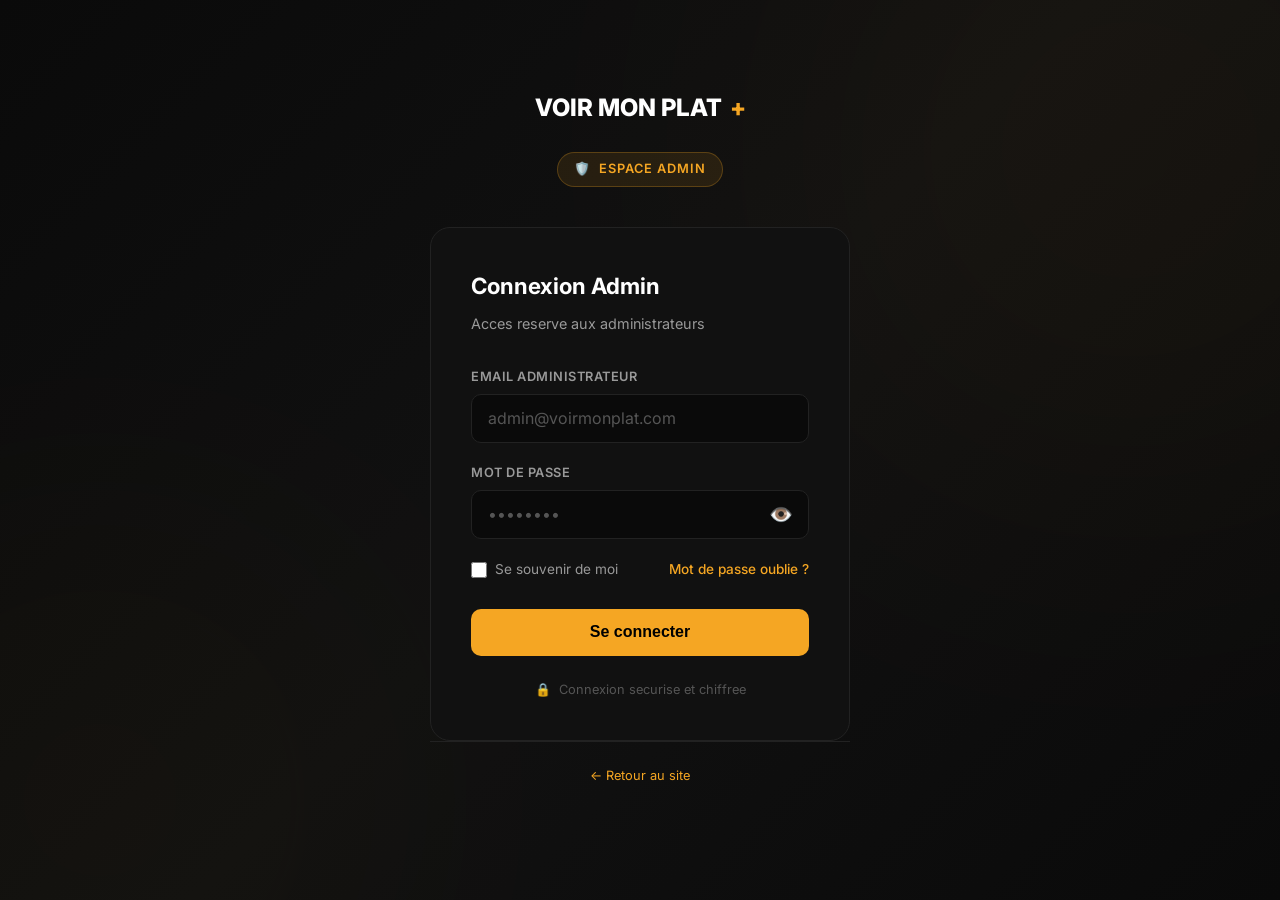
<file: admin.html>
<!DOCTYPE html>
<html lang="fr">
<head>
    <meta charset="UTF-8">
    <meta name="viewport" content="width=device-width, initial-scale=1.0">
    <title>Connexion Admin | VOIR MON PLAT+</title>
    <link rel="stylesheet" href="style.css">
    <link rel="preconnect" href="https://fonts.googleapis.com">
    <link href="https://fonts.googleapis.com/css2?family=Inter:wght@300;400;500;600;700;800;900&display=swap" rel="stylesheet">
    <style>
        body {
            min-height: 100vh;
            display: flex;
            flex-direction: column;
        }

        .admin-login-container {
            flex: 1;
            display: flex;
            align-items: center;
            justify-content: center;
            padding: 2rem;
            background: linear-gradient(135deg, #0a0a0a 0%, #111 50%, #0a0a0a 100%);
            position: relative;
            overflow: hidden;
        }

        .admin-login-container::before {
            content: '';
            position: absolute;
            width: 500px;
            height: 500px;
            background: var(--jaune);
            border-radius: 50%;
            filter: blur(200px);
            opacity: 0.08;
            top: -100px;
            right: -100px;
        }

        .admin-login-container::after {
            content: '';
            position: absolute;
            width: 400px;
            height: 400px;
            background: var(--jaune-fonce);
            border-radius: 50%;
            filter: blur(180px);
            opacity: 0.06;
            bottom: -100px;
            left: -100px;
        }

        .admin-login-box {
            width: 100%;
            max-width: 420px;
            position: relative;
            z-index: 2;
        }

        .admin-login-header {
            text-align: center;
            margin-bottom: 2.5rem;
        }

        .admin-login-header .logo-full {
            display: flex;
            align-items: center;
            justify-content: center;
            gap: 0.5rem;
            font-size: 1.5rem;
            font-weight: 800;
            margin-bottom: 0.5rem;
        }

        .admin-login-header .logo-full .plus {
            color: var(--jaune);
        }

        .admin-badge {
            display: inline-flex;
            align-items: center;
            gap: 0.5rem;
            background: rgba(245, 166, 35, 0.1);
            border: 1px solid rgba(245, 166, 35, 0.25);
            color: var(--jaune);
            padding: 0.4rem 1rem;
            border-radius: 50px;
            font-size: 0.8rem;
            font-weight: 600;
            text-transform: uppercase;
            letter-spacing: 1px;
            margin-top: 1rem;
        }

        .admin-login-card {
            background: var(--noir-card);
            border: 1px solid var(--bordure);
            border-radius: var(--radius-lg);
            padding: 2.5rem;
        }

        .admin-login-card h2 {
            font-size: 1.4rem;
            font-weight: 700;
            margin-bottom: 0.5rem;
        }

        .admin-login-card > p {
            color: var(--gris);
            font-size: 0.9rem;
            margin-bottom: 2rem;
        }

        .admin-form {
            display: flex;
            flex-direction: column;
            gap: 1.25rem;
        }

        .admin-form .form-group {
            display: flex;
            flex-direction: column;
            gap: 0.4rem;
        }

        .admin-form label {
            font-size: 0.8rem;
            font-weight: 600;
            color: var(--gris);
            text-transform: uppercase;
            letter-spacing: 0.5px;
        }

        .admin-form input {
            padding: 0.85rem 1rem;
            background: var(--noir);
            border: 1px solid var(--bordure);
            border-radius: 10px;
            color: var(--blanc);
            font-size: 1rem;
            font-family: inherit;
            transition: all 0.3s;
            outline: none;
        }

        .admin-form input::placeholder {
            color: var(--gris-fonce);
        }

        .admin-form input:focus {
            border-color: var(--jaune);
            box-shadow: 0 0 0 3px rgba(245, 166, 35, 0.1);
        }

        .password-field {
            position: relative;
        }

        .password-field input {
            width: 100%;
            padding-right: 3rem;
        }

        .toggle-pwd {
            position: absolute;
            right: 0.75rem;
            top: 50%;
            transform: translateY(-50%);
            background: none;
            border: none;
            color: var(--gris);
            cursor: pointer;
            font-size: 1.2rem;
            padding: 0.25rem;
        }

        .toggle-pwd:hover {
            color: var(--jaune);
        }

        .remember-row {
            display: flex;
            align-items: center;
            justify-content: space-between;
        }

        .remember-check {
            display: flex;
            align-items: center;
            gap: 0.5rem;
        }

        .remember-check input {
            width: 16px;
            height: 16px;
            accent-color: var(--jaune);
            cursor: pointer;
        }

        .remember-check label {
            font-size: 0.85rem;
            color: var(--gris);
            cursor: pointer;
            text-transform: none;
            letter-spacing: 0;
            font-weight: 400;
        }

        .forgot-link {
            font-size: 0.85rem;
            color: var(--jaune);
            text-decoration: none;
            font-weight: 500;
        }

        .forgot-link:hover {
            text-decoration: underline;
        }

        .btn-admin-login {
            width: 100%;
            padding: 0.9rem;
            background: var(--jaune);
            color: #000;
            border: none;
            border-radius: 10px;
            font-size: 1rem;
            font-weight: 700;
            cursor: pointer;
            transition: all 0.3s;
            margin-top: 0.5rem;
        }

        .btn-admin-login:hover {
            background: var(--jaune-clair);
            transform: translateY(-1px);
            box-shadow: 0 8px 25px rgba(245, 166, 35, 0.3);
        }

        .btn-admin-login:disabled {
            opacity: 0.5;
            cursor: not-allowed;
            transform: none;
            box-shadow: none;
        }

        .admin-error {
            display: none;
            background: rgba(239, 68, 68, 0.1);
            border: 1px solid rgba(239, 68, 68, 0.3);
            color: #ef4444;
            padding: 0.75rem 1rem;
            border-radius: 8px;
            font-size: 0.85rem;
            text-align: center;
        }

        .admin-error.visible {
            display: block;
        }

        .security-note {
            display: flex;
            align-items: center;
            justify-content: center;
            gap: 0.5rem;
            margin-top: 1.5rem;
            color: var(--gris-fonce);
            font-size: 0.8rem;
        }

        .admin-footer {
            text-align: center;
            padding: 1.5rem;
            border-top: 1px solid var(--bordure);
            color: var(--gris-fonce);
            font-size: 0.8rem;
        }

        .admin-footer a {
            color: var(--jaune);
            text-decoration: none;
        }

        @keyframes shake {
            0%, 100% { transform: translateX(0); }
            25% { transform: translateX(-5px); }
            75% { transform: translateX(5px); }
        }

        .shake {
            animation: shake 0.3s ease;
        }

        @media (max-width: 480px) {
            .admin-login-card {
                padding: 1.5rem;
            }

            .admin-login-header .logo-full {
                font-size: 1.3rem;
            }
        }
    </style>
</head>
<body>

    <div class="admin-login-container">
        <div class="admin-login-box">
            <div class="admin-login-header">
                <div class="logo-full">
                    <span>VOIR MON PLAT</span><span class="plus">+</span>
                </div>
                <div class="admin-badge">
                    <span>🛡️</span> Espace Admin
                </div>
            </div>

            <div class="admin-login-card">
                <h2>Connexion Admin</h2>
                <p>Acces reserve aux administrateurs</p>

                <form id="adminLoginForm" class="admin-form">
                    <div class="form-group">
                        <label>Email administrateur</label>
                        <input type="email" id="adminEmail" placeholder="admin@voirmonplat.com" required autocomplete="email">
                    </div>

                    <div class="form-group">
                        <label>Mot de passe</label>
                        <div class="password-field">
                            <input type="password" id="adminPassword" placeholder="••••••••" required autocomplete="current-password">
                            <button type="button" class="toggle-pwd" onclick="togglePassword()">👁️</button>
                        </div>
                    </div>

                    <div class="remember-row">
                        <div class="remember-check">
                            <input type="checkbox" id="rememberMe">
                            <label for="rememberMe">Se souvenir de moi</label>
                        </div>
                        <a href="#" class="forgot-link">Mot de passe oublie ?</a>
                    </div>

                    <div class="admin-error" id="adminError">
                        Email ou mot de passe incorrect
                    </div>

                    <button type="submit" class="btn-admin-login" id="loginBtn">
                        Se connecter
                    </button>
                </form>

                <div class="security-note">
                    <span>🔒</span>
                    <span>Connexion securise et chiffree</span>
                </div>
            </div>

            <div class="admin-footer">
                <a href="index.html">← Retour au site</a>
            </div>
        </div>
    </div>

    <script src="vmp-tracker.js"></script>
    <script>
        const ADMIN_CREDENTIALS = {
            email: 'admin@voirmonplat.com',
            password: 'VoirMonPlat+2026'
        };

        // Check if already logged in
        const adminSession = localStorage.getItem('vmp_admin_session');
        if (adminSession) {
            try {
                const session = JSON.parse(adminSession);
                if (session.loggedIn && session.email === ADMIN_CREDENTIALS.email) {
                    window.location.href = 'admin-panel.html';
                }
            } catch(e) {
                localStorage.removeItem('vmp_admin_session');
            }
        }

        function togglePassword() {
            const pwd = document.getElementById('adminPassword');
            pwd.type = pwd.type === 'password' ? 'text' : 'password';
        }

        document.getElementById('adminLoginForm').addEventListener('submit', function(e) {
            e.preventDefault();
            const email = document.getElementById('adminEmail').value.trim();
            const password = document.getElementById('adminPassword').value;
            const errorDiv = document.getElementById('adminError');
            const loginBtn = document.getElementById('loginBtn');

            errorDiv.classList.remove('visible');

            if (email !== ADMIN_CREDENTIALS.email || password !== ADMIN_CREDENTIALS.password) {
                errorDiv.classList.add('visible');
                document.querySelector('.admin-login-card').classList.add('shake');
                setTimeout(() => {
                    document.querySelector('.admin-login-card').classList.remove('shake');
                }, 300);
                return;
            }

            loginBtn.disabled = true;
            loginBtn.textContent = 'Connexion...';

            const session = {
                email: email,
                loggedIn: true,
                loginDate: new Date().toISOString()
            };

            if (document.getElementById('rememberMe').checked) {
                localStorage.setItem('vmp_admin_session', JSON.stringify(session));
            } else {
                sessionStorage.setItem('vmp_admin_session', JSON.stringify(session));
            }

            setTimeout(() => {
                VMPTracker.trackAdminLogin();
                window.location.href = 'admin-panel.html';
            }, 800);
        });
    </script>

</body>
</html>
</file>
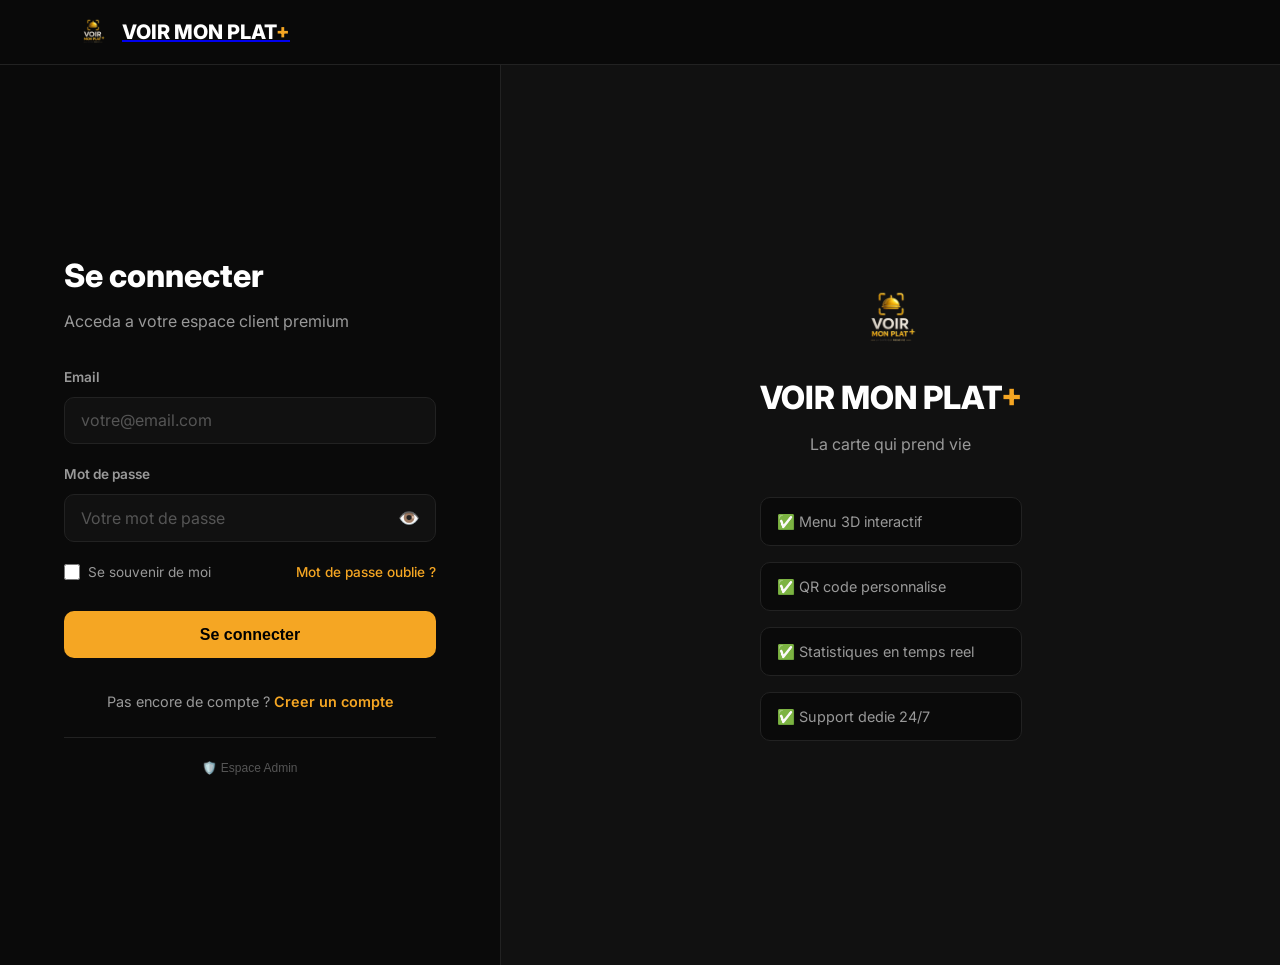
<file: connexion.html>
<!DOCTYPE html>
<html lang="fr">
<head>
    <meta charset="UTF-8">
    <meta name="viewport" content="width=device-width, initial-scale=1.0">
    <title>Se connecter | VOIR MON PLAT+</title>
    <link rel="stylesheet" href="style.css">
    <link rel="preconnect" href="https://fonts.googleapis.com">
    <link href="https://fonts.googleapis.com/css2?family=Inter:wght@300;400;500;600;700;800;900&display=swap" rel="stylesheet">
</head>
<body class="auth-page">

    <nav class="navbar">
        <div class="nav-container">
            <a href="index.html" class="logo">
                <img src="logo/IMG_5947.png" alt="VOIR MON PLAT+" style="height:28px;width:auto;border-radius:4px;">
                <span class="logo-text">VOIR MON PLAT<span class="plus">+</span></span>
            </a>
        </div>
    </nav>

    <div class="auth-container">
        <div class="auth-card">
            <div class="auth-header">
                <h1>Se connecter</h1>
                <p>Acceda a votre espace client premium</p>
            </div>

            <form id="loginForm" class="auth-form">
                <div class="form-group">
                    <label for="email">Email</label>
                    <input type="email" id="email" placeholder="votre@email.com" required>
                </div>

                <div class="form-group">
                    <label for="password">Mot de passe</label>
                    <div class="password-wrapper">
                        <input type="password" id="password" placeholder="Votre mot de passe" required>
                        <button type="button" class="toggle-password" onclick="togglePassword('password')">👁️</button>
                    </div>
                </div>

                <div class="form-row-between">
                    <div class="form-check">
                        <input type="checkbox" id="remember">
                        <label for="remember">Se souvenir de moi</label>
                    </div>
                    <a href="mot-de-passe-oublie.html" class="form-link">Mot de passe oublie ?</a>
                </div>

                <button type="submit" class="btn btn-primary btn-full">Se connecter</button>
            </form>

            <div id="loginError" class="auth-error" style="display:none;"></div>

            <div class="auth-footer">
                <p>Pas encore de compte ? <a href="inscription.html">Creer un compte</a></p>
            </div>

            <div style="text-align:center;margin-top:1.5rem;padding-top:1rem;border-top:1px solid var(--bordure);">
                <button onclick="document.getElementById('adminModal').classList.add('active')" style="background:none;border:none;color:var(--gris-fonce);font-size:0.75rem;cursor:pointer;padding:0.3rem 0.6rem;border-radius:6px;transition:all 0.3s;" onmouseover="this.style.color='var(--jaune)'" onmouseout="this.style.color='var(--gris-fonce)'">
                    🛡️ Espace Admin
                </button>
            </div>
        </div>

        <div class="auth-visual">
            <div class="auth-visual-content">
                <img src="logo/IMG_5947.png" alt="VOIR MON PLAT+" style="height:60px;width:auto;border-radius:12px;margin-bottom:1rem;">
                <h2>VOIR MON PLAT<span class="plus">+</span></h2>
                <p>La carte qui prend vie</p>
                <div class="auth-visual-features">
                    <div class="auth-feature">✅ Menu 3D interactif</div>
                    <div class="auth-feature">✅ QR code personnalise</div>
                    <div class="auth-feature">✅ Statistiques en temps reel</div>
                    <div class="auth-feature">✅ Support dedie 24/7</div>
                </div>
            </div>
        </div>
    </div>

    <!-- MODAL ADMIN -->
    <div id="adminModal" style="display:none;position:fixed;inset:0;background:rgba(0,0,0,0.8);backdrop-filter:blur(8px);z-index:1000;align-items:center;justify-content:center;padding:1rem;" class="active">
        <div style="background:var(--noir-card);border:1px solid var(--bordure);border-radius:16px;padding:2rem;max-width:400px;width:100%;position:relative;">
            <button onclick="document.getElementById('adminModal').classList.remove('active')" style="position:absolute;top:0.75rem;right:0.75rem;background:none;border:none;color:var(--gris);font-size:1.2rem;cursor:pointer;">×</button>
            <div style="text-align:center;margin-bottom:1.5rem;">
                <div style="width:48px;height:48px;background:rgba(245,166,35,0.15);border-radius:50%;display:flex;align-items:center;justify-content:center;margin:0 auto 0.75rem;font-size:1.5rem;">🛡️</div>
                <h2 style="font-size:1.2rem;font-weight:700;margin-bottom:0.25rem;">Connexion Admin</h2>
                <p style="color:var(--gris);font-size:0.85rem;">Acces reserve aux administrateurs</p>
            </div>
            <form id="adminLoginForm">
                <div style="margin-bottom:1rem;">
                    <label style="display:block;font-size:0.8rem;font-weight:600;color:var(--gris);margin-bottom:0.4rem;text-transform:uppercase;letter-spacing:0.5px;">Email administrateur</label>
                    <input type="email" id="adminEmail" placeholder="admin@voirmonplat.com" required style="width:100%;padding:0.85rem 1rem;background:var(--noir);border:1px solid var(--bordure);border-radius:10px;color:var(--blanc);font-size:1rem;font-family:inherit;outline:none;">
                </div>
                <div style="margin-bottom:1rem;">
                    <label style="display:block;font-size:0.8rem;font-weight:600;color:var(--gris);margin-bottom:0.4rem;text-transform:uppercase;letter-spacing:0.5px;">Mot de passe</label>
                    <div style="position:relative;">
                        <input type="password" id="adminPassword" placeholder="••••••••" required style="width:100%;padding:0.85rem 1rem;padding-right:3rem;background:var(--noir);border:1px solid var(--bordure);border-radius:10px;color:var(--blanc);font-size:1rem;font-family:inherit;outline:none;">
                        <button type="button" onclick="togglePassword('adminPassword')" style="position:absolute;right:0.75rem;top:50%;transform:translateY(-50%);background:none;border:none;color:var(--gris);cursor:pointer;font-size:1.2rem;">👁️</button>
                    </div>
                </div>
                <div id="adminError" style="display:none;background:rgba(239,68,68,0.1);border:1px solid rgba(239,68,68,0.3);color:#ef4444;padding:0.75rem;border-radius:8px;font-size:0.85rem;text-align:center;margin-bottom:1rem;"></div>
                <button type="submit" class="btn btn-primary btn-full">Se connecter</button>
            </form>
            <div style="text-align:center;margin-top:1rem;">
                <span style="color:var(--gris-fonce);font-size:0.75rem;">🔒 Connexion securisee</span>
            </div>
        </div>
    </div>

    <script src="vmp-tracker.js"></script>
    <script>
        function togglePassword(id) {
            const input = document.getElementById(id);
            input.type = input.type === 'password' ? 'text' : 'password';
        }

        // Verifier si l'utilisateur est deja connecte
        const session = localStorage.getItem('vmp_session');
        if (session) {
            try {
                const parsed = JSON.parse(session);
                if (parsed && parsed.email) {
                    window.location.href = 'dashboard.html';
                }
            } catch(e) {
                localStorage.removeItem('vmp_session');
            }
        }

        document.getElementById('loginForm').addEventListener('submit', function(e) {
            e.preventDefault();

            const email = document.getElementById('email').value.trim().toLowerCase();
            const password = document.getElementById('password').value;
            const errorDiv = document.getElementById('loginError');
            const rememberMe = document.getElementById('rememberMe') ? document.getElementById('rememberMe').checked : true;

            errorDiv.style.display = 'none';

            const users = JSON.parse(localStorage.getItem('vmp_users') || '[]');
            const user = users.find(u => u.email === email);

            if (!user) {
                errorDiv.textContent = 'Aucun compte trouve avec cet email.';
                errorDiv.style.display = 'block';
                return;
            }

            if (atob(user.password) !== password) {
                errorDiv.textContent = 'Mot de passe incorrect.';
                errorDiv.style.display = 'block';
                return;
            }

            // Sauvegarder la session utilisateur (persiste dans localStorage)
            const sessionData = {
                id: user.id,
                name: user.name,
                email: user.email,
                restaurant: user.restaurant,
                phone: user.phone || '',
                loggedIn: true,
                loginDate: new Date().toISOString()
            };

            localStorage.setItem('vmp_session', JSON.stringify(sessionData));
            VMPTracker.trackLogin(email);

            // Redirection vers le dashboard client
            window.location.href = 'dashboard.html';
        });

        // ADMIN LOGIN
        const ADMIN_CREDENTIALS = {
            email: 'admin@voirmonplat.com',
            password: 'VoirMonPlat+2026'
        };

        document.getElementById('adminLoginForm').addEventListener('submit', function(e) {
            e.preventDefault();
            const email = document.getElementById('adminEmail').value.trim();
            const password = document.getElementById('adminPassword').value;
            const errorDiv = document.getElementById('adminError');
            errorDiv.style.display = 'none';

            if (email !== ADMIN_CREDENTIALS.email || password !== ADMIN_CREDENTIALS.password) {
                errorDiv.textContent = 'Email ou mot de passe incorrect.';
                errorDiv.style.display = 'block';
                return;
            }

            const session = {
                email: email,
                loggedIn: true,
                loginDate: new Date().toISOString()
            };
            localStorage.setItem('vmp_admin_session', JSON.stringify(session));
            VMPTracker.trackAdminLogin();
            window.location.href = 'admin-panel.html';
        });

        // Show/hide modal
        document.getElementById('adminModal').style.display = 'none';
        document.querySelector('[onclick*="adminModal"]').addEventListener('click', function() {
            document.getElementById('adminModal').style.display = 'flex';
        });
    </script>

</body>
</html>
</file>
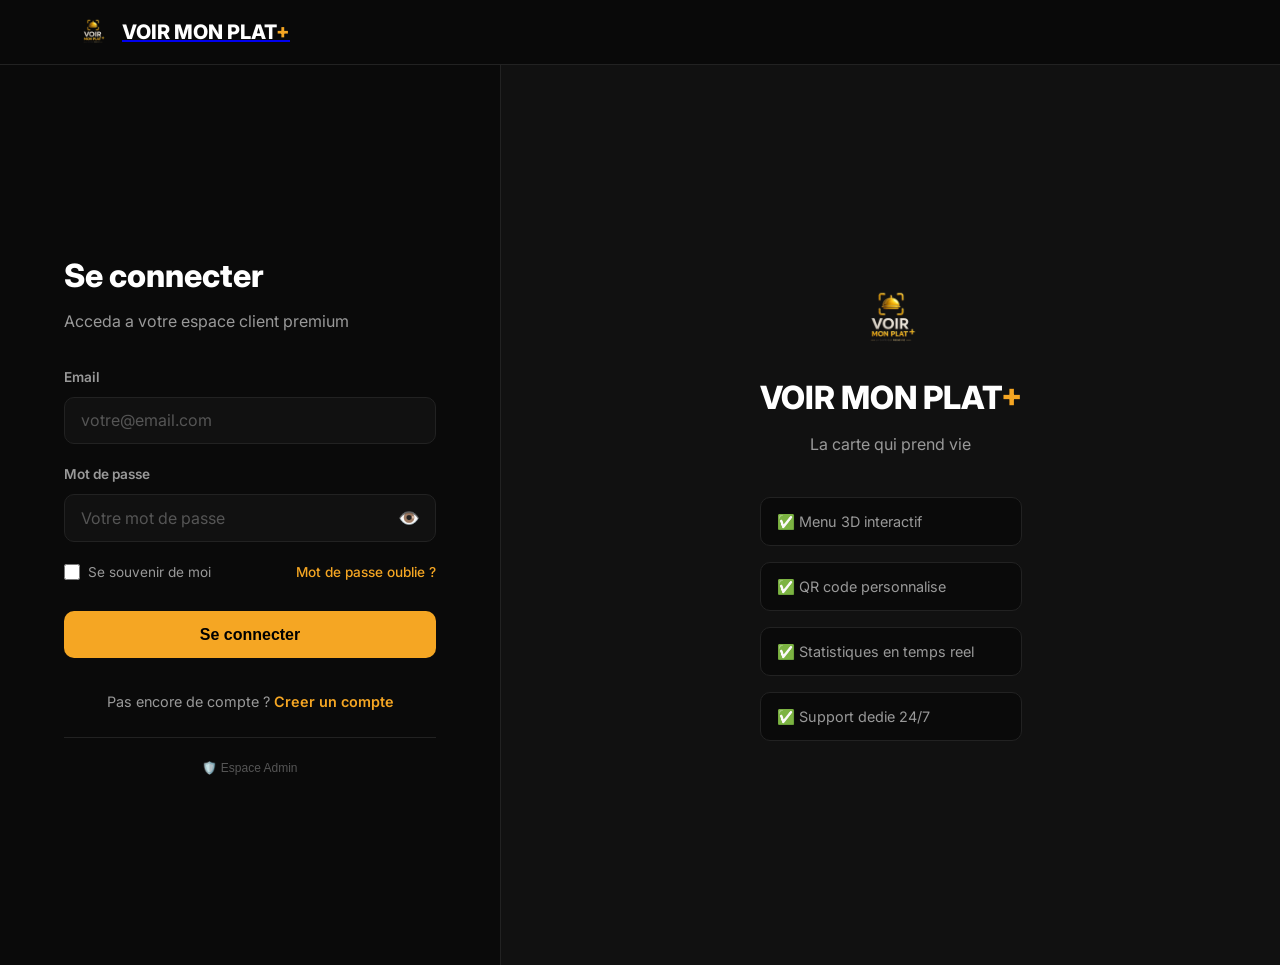
<file: dashboard.html>
<!DOCTYPE html>
<html lang="fr">
<head>
    <meta charset="UTF-8">
    <meta name="viewport" content="width=device-width, initial-scale=1.0, maximum-scale=1.0, user-scalable=no">
    <title>Mon Espace Client | VOIR MON PLAT+</title>
    <link rel="stylesheet" href="style.css">
    <style>
        /* Base des couleurs */
        :root {
            --primary: #f5a623;
            --dark: #0a0a0a;
            --card: #111111;
            --text: #ffffff;
            --text-muted: #999999;
            --border: #222222;
            --radius: 12px;
            --radius-lg: 20px;
        }

        * {
            margin: 0;
            padding: 0;
            box-sizing: border-box;
        }

        body {
            font-family: 'Inter', -apple-system, sans-serif;
            background: var(--dark);
            color: var(--text);
            line-height: 1.5;
            overflow-x: hidden;
            -webkit-font-smoothing: antialiased;
            padding-bottom: 4rem; /* Espace pour la nav bottom */
        }

        /* Header mobile compact */
        .dashboard-header-mobile {
            display: flex;
            align-items: center;
            justify-content: space-between;
            padding: 1rem;
            background: var(--card);
            border-bottom: 1px solid var(--border);
            position: sticky;
            top: 0;
            z-index: 100;
        }

        .user-info {
            display: flex;
            align-items: center;
            gap: 1rem;
        }

        .user-avatar {
            width: 48px;
            height: 48px;
            background: var(--primary);
            color: #000;
            border-radius: 50%;
            display: flex;
            align-items: center;
            justify-content: center;
            font-weight: 700;
            font-size: 1.2rem;
        }

        .user-details h1 {
            font-size: 1.1rem;
            font-weight: 600;
            margin-bottom: 0.2rem;
        }

        .user-details p {
            font-size: 0.85rem;
            color: var(--text-muted);
        }

        .logout-btn {
            background: var(--card);
            border: 1px solid var(--border);
            color: var(--text);
            padding: 0.5rem 1rem;
            border-radius: 8px;
            cursor: pointer;
            font-size: 0.9rem;
            transition: all 0.3s;
        }

        .logout-btn:hover {
            background: var(--primary);
            color: #000;
            border-color: var(--primary);
        }

        /* Navigation bottom */
        .mobile-nav {
            position: fixed;
            bottom: 0;
            left: 0;
            right: 0;
            background: var(--card);
            border-top: 1px solid var(--border);
            display: flex;
            justify-content: space-around;
            padding: 0.5rem 0;
            z-index: 99;
        }

        .nav-item {
            display: flex;
            flex-direction: column;
            align-items: center;
            gap: 0.25rem;
            padding: 0.5rem;
            color: var(--text-muted);
            text-decoration: none;
            font-size: 0.75rem;
            transition: all 0.3s;
        }

        .nav-item.active {
            color: var(--primary);
        }

        .nav-icon {
            font-size: 1.5rem;
        }

        /* Contenu principal */
        .mobile-content {
            padding: 1rem;
        }

        /* Statistiques */
        .stats-grid-mobile {
            display: grid;
            grid-template-columns: repeat(3, 1fr);
            gap: 0.5rem;
            margin-bottom: 1.5rem;
        }

        .stat-card-mobile {
            background: var(--card);
            border: 1px solid var(--border);
            border-radius: var(--radius);
            padding: 0.75rem;
            text-align: center;
        }

        .stat-value {
            font-size: 1.2rem;
            font-weight: 700;
            color: var(--primary);
            margin-bottom: 0.25rem;
        }

        .stat-label {
            font-size: 0.7rem;
            color: var(--text-muted);
        }

        /* Liste des plats */
        .plats-list-mobile {
            margin-top: 1.5rem;
        }

        .plat-item-mobile {
            display: flex;
            align-items: center;
            gap: 1rem;
            background: var(--card);
            border: 1px solid var(--border);
            border-radius: var(--radius);
            padding: 0.75rem;
            margin-bottom: 0.5rem;
        }

        .plat-icon-mobile {
            font-size: 1.5rem;
            width: 40px;
            height: 40px;
            display: flex;
            align-items: center;
            justify-content: center;
            background: var(--border);
            border-radius: 8px;
        }

        /* Titre de section */
        h2 {
            font-size: 1.5rem;
            margin-bottom: 1rem;
            color: var(--primary);
        }

        h3 {
            font-size: 1.2rem;
            margin-bottom: 0.75rem;
            color: var(--text);
        }

        /* Sections de contenu */
        .content-section {
            display: none;
        }

        .content-section.active {
            display: block;
        }

        /* Utilitaires */
        .mb-1 { margin-bottom: 0.5rem; }
        .mb-2 { margin-bottom: 1rem; }
        .mt-1 { margin-top: 0.5rem; }
        .mt-2 { margin-top: 1rem; }

        /* Messages d'état */
        .empty-state {
            text-align: center;
            padding: 2rem;
            color: var(--text-muted);
        }

        .empty-state-icon {
            font-size: 3rem;
            margin-bottom: 1rem;
            opacity: 0.5;
        }

        /* Scanner CTA */
        .scanner-cta {
            display: flex;
            align-items: center;
            gap: 1rem;
            background: linear-gradient(135deg, var(--primary), #e6951a);
            border-radius: var(--radius);
            padding: 1rem;
            margin-bottom: 1.5rem;
            text-decoration: none;
            color: #000;
            transition: all 0.3s;
        }

        .scanner-cta:hover {
            transform: translateY(-2px);
            box-shadow: 0 8px 25px rgba(245, 166, 35, 0.3);
        }

        .scanner-cta-icon {
            font-size: 2rem;
            width: 50px;
            height: 50px;
            background: rgba(0,0,0,0.15);
            border-radius: 12px;
            display: flex;
            align-items: center;
            justify-content: center;
        }

        .scanner-cta-text {
            flex: 1;
        }

        .scanner-cta-text strong {
            display: block;
            font-size: 1rem;
            margin-bottom: 0.15rem;
        }

        .scanner-cta-text span {
            font-size: 0.75rem;
            color: rgba(0,0,0,0.6);
        }

        .scanner-cta-arrow {
            font-size: 1.2rem;
            font-weight: 700;
        }

        /* Abonnement */
        .plan-current {
            background: linear-gradient(135deg, var(--primary), #e6951a);
            border-radius: var(--radius-lg);
            padding: 1.5rem;
            text-align: center;
            margin-bottom: 1.5rem;
        }

        .plan-badge {
            background: rgba(0,0,0,0.2);
            color: #000;
            padding: 0.25rem 0.75rem;
            border-radius: 20px;
            font-size: 0.75rem;
            font-weight: 600;
            display: inline-block;
            margin-bottom: 0.75rem;
        }

        .plan-name {
            font-size: 1.8rem;
            font-weight: 700;
            color: #000;
            margin-bottom: 0.25rem;
        }

        .plan-price {
            font-size: 2.2rem;
            font-weight: 800;
            color: #000;
        }

        .plan-renewal {
            font-size: 0.85rem;
            color: rgba(0,0,0,0.7);
            margin-top: 0.5rem;
        }

        .plan-features {
            background: var(--card);
            border: 1px solid var(--border);
            border-radius: var(--radius);
            padding: 1rem;
            margin-bottom: 1rem;
        }

        .plan-features h4 {
            font-size: 0.9rem;
            color: var(--text-muted);
            margin-bottom: 0.75rem;
        }

        .plan-features ul {
            list-style: none;
        }

        .plan-features li {
            padding: 0.5rem 0;
            border-bottom: 1px solid var(--border);
            font-size: 0.9rem;
        }

        .plan-features li:last-child {
            border-bottom: none;
        }

        .plan-actions {
            display: flex;
            flex-direction: column;
            gap: 0.75rem;
        }

        .btn-upgrade {
            background: var(--primary);
            color: #000;
            border: none;
            padding: 1rem;
            border-radius: var(--radius);
            font-size: 1rem;
            font-weight: 600;
            cursor: pointer;
            transition: all 0.3s;
        }

        .btn-upgrade:hover {
            background: #e6951a;
            transform: translateY(-2px);
        }

        .btn-cancel {
            background: transparent;
            color: #ff4444;
            border: 1px solid #ff4444;
            padding: 0.75rem;
            border-radius: var(--radius);
            font-size: 0.9rem;
            cursor: pointer;
            transition: all 0.3s;
        }

        .btn-cancel:hover {
            background: #ff4444;
            color: #fff;
        }

        /* Paiements */
        .payment-status {
            display: flex;
            align-items: center;
            gap: 1rem;
            background: var(--card);
            border: 1px solid var(--border);
            border-radius: var(--radius);
            padding: 1rem;
            margin-bottom: 1.5rem;
        }

        .payment-icon {
            font-size: 2rem;
        }

        .payment-info {
            flex: 1;
        }

        .payment-info strong {
            display: block;
            font-size: 1rem;
        }

        .payment-info span {
            color: var(--text-muted);
            font-size: 0.85rem;
        }

        .btn-update-card {
            background: var(--border);
            color: var(--text);
            border: none;
            padding: 0.5rem 1rem;
            border-radius: 8px;
            font-size: 0.85rem;
            cursor: pointer;
            transition: all 0.3s;
        }

        .btn-update-card:hover {
            background: var(--primary);
            color: #000;
        }

        .payment-history {
            margin-bottom: 1.5rem;
        }

        .payment-history h4 {
            font-size: 0.9rem;
            color: var(--text-muted);
            margin-bottom: 0.75rem;
        }

        .payment-item {
            display: grid;
            grid-template-columns: 1fr auto;
            grid-template-rows: auto auto;
            gap: 0.25rem 1rem;
            background: var(--card);
            border: 1px solid var(--border);
            border-radius: var(--radius);
            padding: 1rem;
            margin-bottom: 0.5rem;
        }

        .payment-date {
            font-size: 0.8rem;
            color: var(--text-muted);
        }

        .payment-desc {
            font-size: 0.9rem;
            font-weight: 500;
        }

        .payment-amount {
            font-size: 1.1rem;
            font-weight: 700;
            color: var(--primary);
            grid-row: span 2;
            align-self: center;
        }

        .payment-status-badge {
            font-size: 0.75rem;
            padding: 0.2rem 0.5rem;
            border-radius: 4px;
            font-weight: 600;
            grid-column: 1;
        }

        .payment-status-badge.paid {
            background: rgba(0, 200, 83, 0.2);
            color: #00c853;
        }

        .auto-payment-info {
            display: flex;
            gap: 0.75rem;
            background: rgba(245, 166, 35, 0.1);
            border: 1px solid rgba(245, 166, 35, 0.3);
            border-radius: var(--radius);
            padding: 1rem;
        }

        .info-icon {
            font-size: 1.5rem;
        }

        .auto-payment-info p {
            font-size: 0.85rem;
            color: var(--text-muted);
            line-height: 1.5;
        }
    </style>
</head>
<body>
    <!-- Header -->
    <header class="dashboard-header-mobile">
        <div class="user-info">
            <div class="user-avatar" id="userAvatar">JD</div>
            <div class="user-details">
                <h1 id="userName">Jean Dupont</h1>
                <p id="userRestaurant">Mon Restaurant</p>
            </div>
        </div>
        <button class="logout-btn" onclick="logout()">Déconnexion</button>
    </header>

    <!-- Navigation bottom -->
    <nav class="mobile-nav">
        <a href="#dashboard" class="nav-item active">
            <span class="nav-icon">📊</span>
            <span>Accueil</span>
        </a>
        <a href="#plats" class="nav-item">
            <span class="nav-icon">🍽️</span>
            <span>Plats</span>
        </a>
        <a href="#qrcode" class="nav-item">
            <span class="nav-icon">📱</span>
            <span>QR</span>
        </a>
        <a href="#abonnement" class="nav-item">
            <span class="nav-icon">💳</span>
            <span>Abonnement</span>
        </a>
        <a href="#paiements" class="nav-item">
            <span class="nav-icon">💰</span>
            <span>Paiements</span>
        </a>
        <a href="#factures" class="nav-item">
            <span class="nav-icon">🧾</span>
            <span>Factures</span>
        </a>
        <a href="#support" class="nav-item">
            <span class="nav-icon">💬</span>
            <span>Support</span>
        </a>
    </nav>

    <!-- Contenu principal -->
    <main class="mobile-content">
        <!-- Dashboard -->
        <div id="dashboard" class="content-section active">
            <h2>Bonjour <span id="greetingName">Jean</span>! 👋</h2>
            <p class="mb-2">Bienvenue dans votre espace client</p>

            <div class="stats-grid-mobile">
                <div class="stat-card-mobile">
                    <div class="stat-value">1</div>
                    <div class="stat-label">Scans</div>
                </div>
                <div class="stat-card-mobile">
                    <div class="stat-value">89</div>
                    <div class="stat-label">Plats</div>
                </div>
                <div class="stat-card-mobile">
                    <div class="stat-value">+23%</div>
                    <div class="stat-label">Croissance</div>
                </div>
            </div>

            <a href="scanner.html" class="scanner-cta">
                <div class="scanner-cta-icon">📷</div>
                <div class="scanner-cta-text">
                    <strong>Scanner un plat</strong>
                    <span>Visualisez vos plats en 360° avec la camera</span>
                </div>
                <div class="scanner-cta-arrow">→</div>
            </a>

            <div class="plats-list-mobile">
                <h3 class="mb-1">Mes Plats Récents</h3>
                <div class="plat-item-mobile">
                    <div class="plat-icon-mobile">🍔</div>
                    <div class="plat-info">
                        <strong>Burger Maison</strong>
                        <span>1 420 scans • 27%</span>
                    </div>
                </div>
                <div class="plat-item-mobile">
                    <div class="plat-icon-mobile">🍕</div>
                    <div class="plat-info">
                        <strong>Pizza Truffe</strong>
                        <span>337 scans • 21%</span>
                    </div>
                </div>
            </div>
        </div>

        <!-- Mes Plats -->
        <div id="plats" class="content-section">
            <h3 class="mb-2">Tous mes plats</h3>
            <div class="plats-list-mobile">
                <div class="plat-item-mobile">
                    <div class="plat-icon-mobile">🍰</div>
                    <div class="plat-info">
                        <strong>Tiramisu</strong>
                        <span>198 scans • 13%</span>
                    </div>
                </div>
                <div class="plat-item-mobile">
                    <div class="plat-icon-mobile">🍤</div>
                    <div class="plat-info">
                        <strong>Crevettes Grillées</strong>
                        <span>156 scans • 10%</span>
                    </div>
                </div>
            </div>
        </div>

        <!-- QR Codes -->
        <div id="qrcode" class="content-section">
            <h3 class="mb-2">QR Codes</h3>
            <div class="plats-list-mobile">
                <div class="plat-item-mobile">
                    <div class="plat-icon-mobile">📱</div>
                    <div class="plat-info">
                        <strong>Menu principal</strong>
                        <span>452 scans • Actif</span>
                    </div>
                </div>
                <div class="plat-item-mobile">
                    <div class="plat-icon-mobile">📱</div>
                    <div class="plat-info">
                        <strong>Menu spécial</strong>
                        <span>289 scans • Actif</span>
                    </div>
                </div>
            </div>
        </div>

        <!-- Abonnement -->
        <div id="abonnement" class="content-section">
            <h3 class="mb-2">Mon Abonnement</h3>
            <div class="plan-current">
                <div class="plan-badge">Plan Actuel</div>
                <div class="plan-name" id="currentPlan">Starter</div>
                <div class="plan-price"><span id="planPrice">32,99</span>€/mois</div>
                <div class="plan-renewal">Prochaine facture le <span id="nextBilling">6 septembre 2026</span></div>
            </div>
            <div class="plan-features">
                <h4>Inclus dans votre plan :</h4>
                <ul id="planFeatures">
                    <li>✅ Menu interactif</li>
                    <li>✅ QR Code personnalisé</li>
                    <li>✅ 50 plats maximum</li>
                </ul>
            </div>
            <div class="plan-actions">
                <button class="btn-upgrade" onclick="upgradePlan()">⬆ Changer de plan</button>
                <button class="btn-cancel" onclick="cancelPlan()">Annuler l'abonnement</button>
            </div>
        </div>

        <!-- Paiements -->
        <div id="paiements" class="content-section">
            <h3 class="mb-2">Mes Paiements</h3>
            <div class="payment-status">
                <div class="payment-icon">💳</div>
                <div class="payment-info">
                    <strong>Carte bancaire</strong>
                    <span id="cardInfo">•••• •••• •••• 4242</span>
                </div>
                <button class="btn-update-card" onclick="updateCard()">Modifier</button>
            </div>
            <div class="payment-history">
                <h4>Historique des paiements</h4>
                <div class="payment-item">
                    <div class="payment-date">06 août 2026</div>
                    <div class="payment-desc">Abonnement Starter</div>
                    <div class="payment-amount">32,99 €</div>
                    <div class="payment-status-badge paid">Payé</div>
                </div>
                <div class="payment-item">
                    <div class="payment-date">06 juillet 2026</div>
                    <div class="payment-desc">Abonnement Starter</div>
                    <div class="payment-amount">32,99 €</div>
                    <div class="payment-status-badge paid">Payé</div>
                </div>
            </div>
            <div class="auto-payment-info">
                <div class="info-icon">ℹ️</div>
                <p>Les paiements sont automatiques chaque mois. Votre carte sera débitée le jour d'anniversaire de votre inscription.</p>
            </div>
        </div>

        <!-- Factures -->
        <div id="factures" class="content-section">
            <h3 class="mb-2">Mes Factures</h3>
            <div id="invoicesList" class="plats-list-mobile">
                <p style="color:var(--text-muted);text-align:center;padding:1rem;">Chargement des factures...</p>
            </div>
        </div>

        <!-- Support -->
        <div id="support" class="content-section">
            <h3 class="mb-2">Contact Support</h3>
            <div class="plats-list-mobile">
                <div class="plat-item-mobile">
                    <div class="plat-icon-mobile">💬</div>
                    <div class="plat-info">
                        <strong>Chat en direct</strong>
                        <span>Disponible maintenant</span>
                    </div>
                </div>
                <div class="plat-item-mobile">
                    <div class="plat-icon-mobile">📧</div>
                    <div class="plat-info">
                        <strong>Email</strong>
                        <span>notalucas900@gmail.com</span>
                    </div>
                </div>
                <div class="plat-item-mobile">
                    <div class="plat-icon-mobile">📞</div>
                    <div class="plat-info">
                        <strong>Téléphone</strong>
                        <span>06 50 09 92 68</span>
                    </div>
                </div>
            </div>
        </div>
    </main>

    <script src="vmp-tracker.js"></script>
    <script>
        // Systeme d'authentification et navigation
        function getSession() {
            try {
                const session = JSON.parse(localStorage.getItem('vmp_session'));
                if (session && session.email && session.loggedIn) {
                    return session;
                }
            } catch(e) {}
            return null;
        }

        const session = getSession();
        if (!session) {
            window.location.href = 'connexion.html';
        } else {
            document.getElementById('userName').textContent = session.name;
            document.getElementById('userRestaurant').textContent = session.restaurant;
            const initials = session.name.split(' ').map(n => n[0]).join('').toUpperCase().substring(0, 2);
            document.getElementById('userAvatar').textContent = initials;
            document.getElementById('greetingName').textContent = session.name.split(' ')[0];
        }

        // Navigation
        document.querySelectorAll('.nav-item').forEach(item => {
            item.addEventListener('click', function(e) {
                e.preventDefault();
                document.querySelectorAll('.nav-item').forEach(i => i.classList.remove('active'));
                this.classList.add('active');

                const target = this.getAttribute('href').substring(1);
                document.querySelectorAll('.content-section').forEach(section => {
                    section.classList.remove('active');
                });
                document.getElementById(target).classList.add('active');
            });
        });

        // Deconnexion
        function logout() {
            localStorage.removeItem('vmp_session');
            window.location.href = 'connexion.html';
        }

        // Gestion abonnement
        function loadSubscription() {
            const sub = JSON.parse(localStorage.getItem('vmp_subscription')) || {
                plan: 'starter',
                price: 32.99,
                nextBilling: '6 septembre 2026',
                card: '•••• •••• •••• 4242'
            };
            document.getElementById('currentPlan').textContent = sub.plan.charAt(0).toUpperCase() + sub.plan.slice(1);
            document.getElementById('planPrice').textContent = sub.price;
            document.getElementById('nextBilling').textContent = sub.nextBilling;
            document.getElementById('cardInfo').textContent = sub.card;

            const features = {
                starter: ['✅ Menu interactif', '✅ QR Code personnalisé', '✅ 50 plats maximum', '❌ Support prioritaire', '❌ Analytics avancés'],
                pro: ['✅ Menu interactif', '✅ QR Code personnalisé', '✅ 200 plats maximum', '✅ Support prioritaire', '❌ Analytics avancés'],
                premium: ['✅ Menu interactif', '✅ QR Code personnalisé', '✅ Plats illimités', '✅ Support prioritaire', '✅ Analytics avancés']
            };
            document.getElementById('planFeatures').innerHTML = features[sub.plan].map(f => `<li>${f}</li>`).join('');
        }

        function upgradePlan() {
            window.location.href = 'abonnement.html';
        }

        function cancelPlan() {
            if (confirm('Êtes-vous sûr de vouloir annuler votre abonnement ?')) {
                localStorage.removeItem('vmp_subscription');
                alert('Abonnement annulé. Vous pouvez vous réabonner à tout moment.');
                loadSubscription();
            }
        }

        function updateCard() {
            const newCard = prompt('Entrez le numéro de votre nouvelle carte (derniers 4 chiffres) :');
            if (newCard) {
                const sub = JSON.parse(localStorage.getItem('vmp_subscription')) || {};
                sub.card = `•••• •••• •••• ${newCard.slice(-4)}`;
                localStorage.setItem('vmp_subscription', JSON.stringify(sub));
                loadSubscription();
            }
        }

        // Init
        loadSubscription();
        loadInvoices();

        function loadInvoices() {
            const session = JSON.parse(localStorage.getItem('vmp_session'));
            const allInvoices = JSON.parse(localStorage.getItem('vmp_invoices')) || [];
            const userInvoices = allInvoices.filter(inv => inv.email === session.email);

            const container = document.getElementById('invoicesList');
            if (userInvoices.length === 0) {
                container.innerHTML = '<p style="color:var(--text-muted);text-align:center;padding:1rem;">Aucune facture pour le moment</p>';
                return;
            }

            container.innerHTML = userInvoices.reverse().map(inv => {
                const date = new Date(inv.date).toLocaleDateString('fr-FR', { day: 'numeric', month: 'long', year: 'numeric' });
                return `
                    <div class="plat-item-mobile" style="flex-direction:column;align-items:stretch;gap:0.75rem;">
                        <div style="display:flex;align-items:center;gap:1rem;">
                            <div class="plat-icon-mobile">🧾</div>
                            <div class="plat-info" style="flex:1;">
                                <strong>Facture ${inv.id}</strong>
                                <span>${date} • ${inv.plan}</span>
                            </div>
                            <div style="text-align:right;">
                                <div style="font-weight:700;color:var(--primary);">${inv.amount.toFixed(2)} €</div>
                                <div style="font-size:0.75rem;color:#00c853;">Payé</div>
                            </div>
                        </div>
                        <button onclick="printInvoice('${inv.id}')" style="width:100%;padding:0.6rem;background:var(--border);border:none;border-radius:8px;color:var(--text);font-size:0.85rem;font-weight:600;cursor:pointer;">
                            🖨️ Imprimer la facture
                        </button>
                    </div>
                `;
            }).join('');
        }

        function printInvoice(invoiceId) {
            const allInvoices = JSON.parse(localStorage.getItem('vmp_invoices')) || [];
            const inv = allInvoices.find(i => i.id === invoiceId);
            if (!inv) return;

            const date = new Date(inv.date).toLocaleDateString('fr-FR', { day: 'numeric', month: 'long', year: 'numeric' });
            const html = `
                <!DOCTYPE html>
                <html>
                <head>
                    <title>Facture ${inv.id}</title>
                    <style>
                        * { margin: 0; padding: 0; box-sizing: border-box; }
                        body { font-family: 'Inter', Arial, sans-serif; padding: 40px; color: #000; }
                        .header { display: flex; justify-content: space-between; margin-bottom: 40px; border-bottom: 3px solid #f5a623; padding-bottom: 20px; }
                        .brand h1 { font-size: 24px; color: #0a0a0a; }
                        .brand h1 span { color: #f5a623; }
                        .brand p { color: #666; font-size: 12px; margin-top: 5px; }
                        .invoice-info { text-align: right; }
                        .invoice-info h2 { font-size: 28px; color: #f5a623; margin-bottom: 5px; }
                        .invoice-info p { font-size: 13px; color: #666; }
                        .client-section { display: flex; justify-content: space-between; margin-bottom: 30px; }
                        .client-box { background: #f9f9f9; padding: 20px; border-radius: 8px; width: 48%; }
                        .client-box h3 { font-size: 12px; text-transform: uppercase; color: #999; margin-bottom: 10px; letter-spacing: 1px; }
                        .client-box p { font-size: 14px; line-height: 1.8; }
                        table { width: 100%; border-collapse: collapse; margin-bottom: 30px; }
                        th { background: #0a0a0a; color: #fff; padding: 12px 15px; text-align: left; font-size: 12px; text-transform: uppercase; letter-spacing: 0.5px; }
                        td { padding: 12px 15px; border-bottom: 1px solid #eee; font-size: 14px; }
                        tr:last-child td { border-bottom: 2px solid #0a0a0a; }
                        .total-section { text-align: right; margin-top: 20px; }
                        .total-row { display: flex; justify-content: flex-end; gap: 40px; padding: 8px 0; font-size: 14px; }
                        .total-row.grand { font-size: 20px; font-weight: 800; border-top: 2px solid #0a0a0a; padding-top: 12px; margin-top: 8px; }
                        .total-row.grand span:last-child { color: #f5a623; }
                        .footer { margin-top: 50px; padding-top: 20px; border-top: 1px solid #eee; text-align: center; font-size: 11px; color: #999; }
                        .paid-badge { display: inline-block; background: #22c55e; color: #fff; padding: 4px 12px; border-radius: 4px; font-size: 11px; font-weight: 700; text-transform: uppercase; }
                        @media print { body { padding: 20px; } }
                    </style>
                </head>
                <body>
                    <div class="header">
                        <div class="brand">
                            <img src="logo/IMG_5947.png" alt="VOIR MON PLAT+" style="height:50px;width:auto;border-radius:8px;margin-bottom:10px;">
                            <h1>VOIR MON PLAT<span>+</span></h1>
                            <p>La carte qui prend vie</p>
                            <p style="margin-top:10px;">SARL VOIR MON PLAT+</p>
                            <p>France</p>
                            <p>contact@voirmonplat.com</p>
                        </div>
                        <div class="invoice-info">
                            <h2>FACTURE</h2>
                            <p><strong>${inv.id}</strong></p>
                            <p>Date : ${date}</p>
                            <p style="margin-top:8px;"><span class="paid-badge">Payé</span></p>
                        </div>
                    </div>

                    <div class="client-section">
                        <div class="client-box">
                            <h3>Facturer à</h3>
                            <p><strong>${inv.client}</strong></p>
                            <p>${inv.restaurant}</p>
                            <p>${inv.email}</p>
                            <p>${inv.phone || ''}</p>
                        </div>
                        <div class="client-box">
                            <h3>Abonnement</h3>
                            <p><strong>Plan ${inv.plan}</strong></p>
                            <p>Facturation mensuelle</p>
                            <p>Paiement automatique</p>
                            <p>Méthode : ${inv.paymentMethod === 'card' ? 'CB/Visa' : inv.paymentMethod === 'paypal' ? 'PayPal' : inv.paymentMethod === 'apple' ? 'Apple Pay' : 'Google Pay'}</p>
                        </div>
                    </div>

                    <table>
                        <thead>
                            <tr>
                                <th>Description</th>
                                <th>Période</th>
                                <th style="text-align:right;">Montant</th>
                            </tr>
                        </thead>
                        <tbody>
                            <tr>
                                <td>Abonnement VOIR MON PLAT+ — Plan ${inv.plan}</td>
                                <td>Mensuel</td>
                                <td style="text-align:right;">${inv.amount.toFixed(2)} €</td>
                            </tr>
                        </tbody>
                    </table>

                    <div class="total-section">
                        <div class="total-row"><span>Sous-total</span><span>${inv.amount.toFixed(2)} €</span></div>
                        <div class="total-row"><span>TVA (20%)</span><span>${(inv.amount * 0.20).toFixed(2)} €</span></div>
                        <div class="total-row grand"><span>Total TTC</span><span>${(inv.amount * 1.20).toFixed(2)} €</span></div>
                    </div>

                    <div class="footer">
                        <p>VOIR MON PLAT+ — SARL au capital de 1 000 € — SIRET: 000 000 000 00000</p>
                        <p style="margin-top:5px;">Merci de votre confiance !</p>
                    </div>
                </body>
                </html>
            `;

            const win = window.open('', '_blank');
            win.document.write(html);
            win.document.close();
            win.print();
        }
    </script>
</body>
</html>
</file>
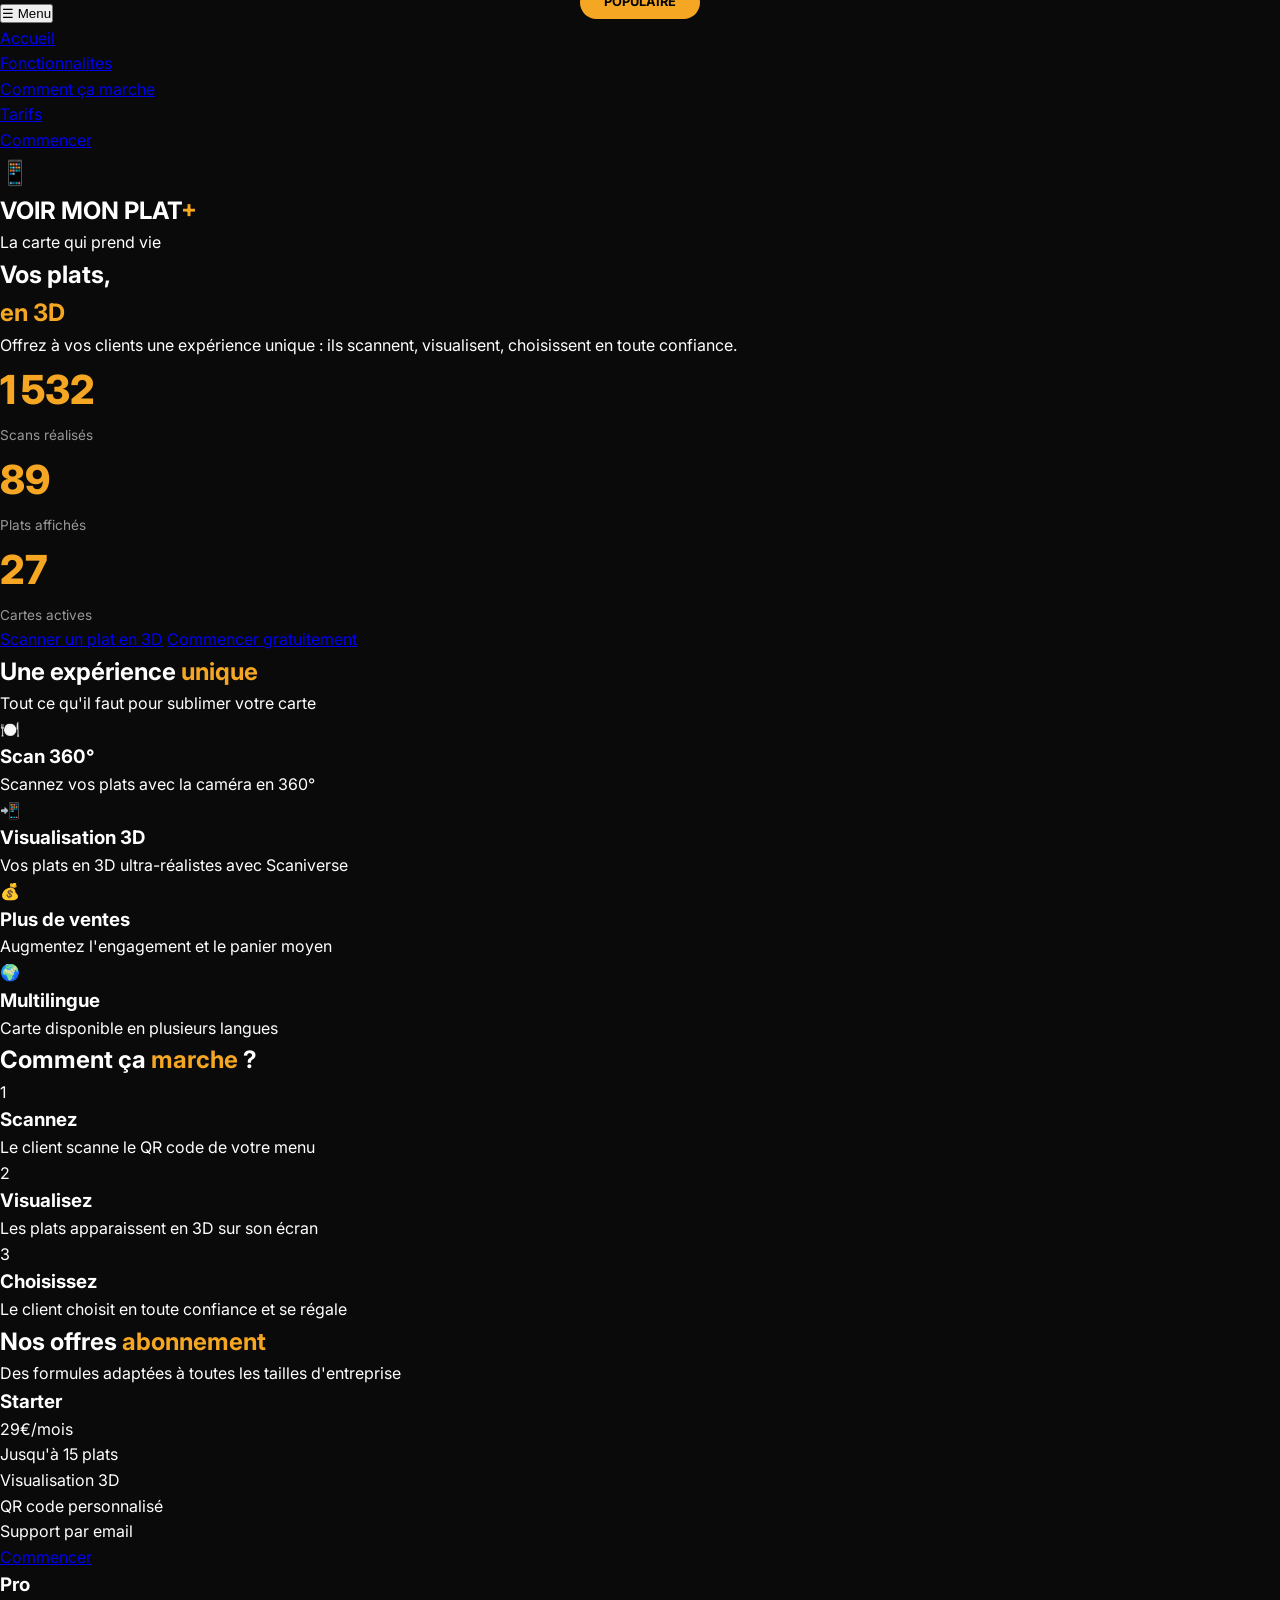
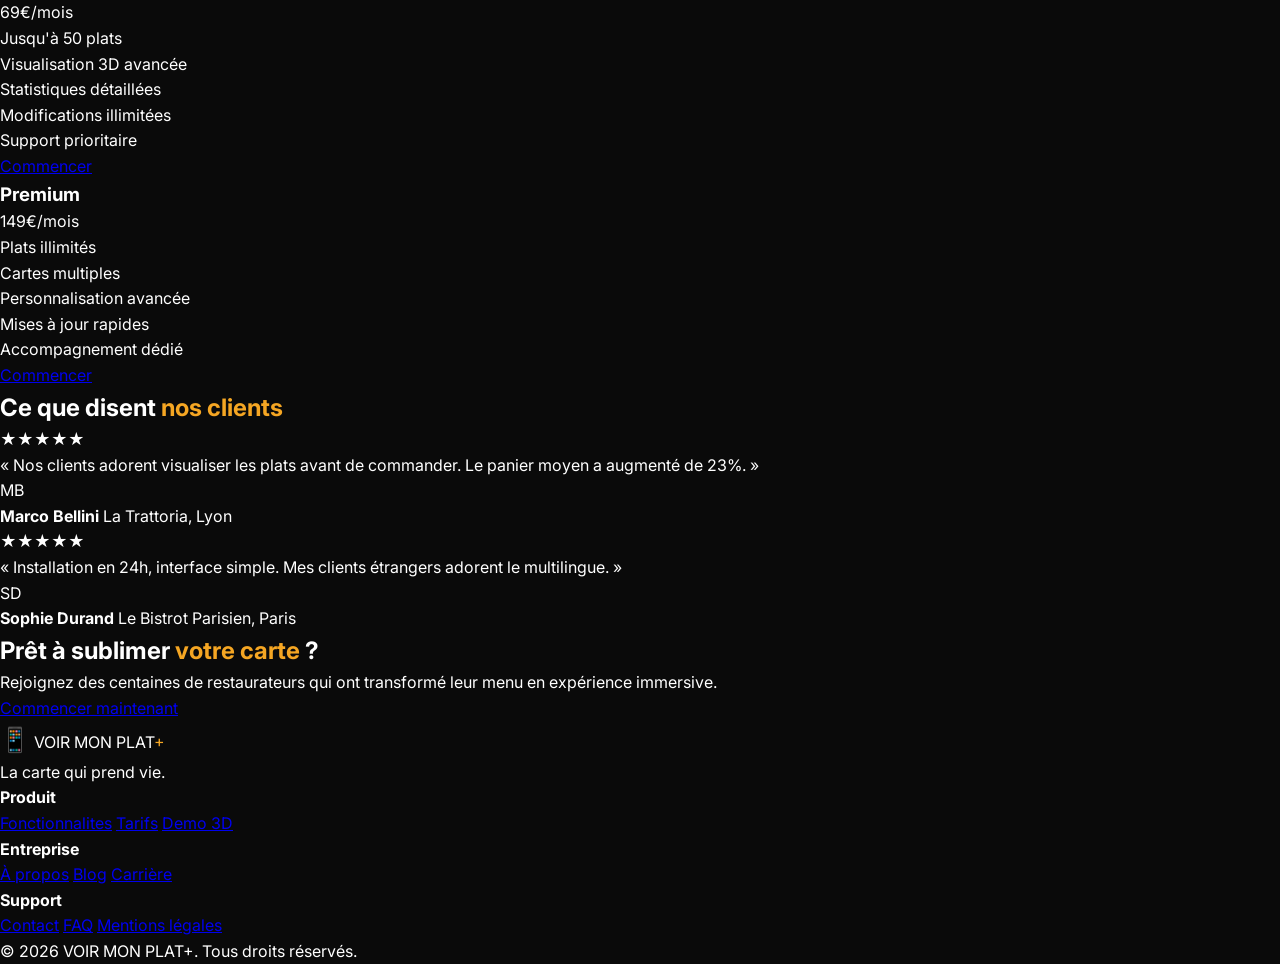
<file: index-mobile.html>
<!DOCTYPE html>
<html lang="fr">
<head>
    <meta charset="UTF-8">
    <meta name="viewport" content="width=device-width, initial-scale=1.0, maximum-scale=1.0, user-scalable=no">
    <title>VOIR MON PLAT+ | La Carte Qui Prend Vie</title>
    <link rel="stylesheet" href="style.css">
    <link rel="preconnect" href="https://fonts.googleapis.com">
    <link href="https://fonts.googleapis.com/css2?family=Inter:wght@300;400;500;600;700;800;900&display=swap" rel="stylesheet">
</head>
<body>
    <header class="header-mobile">
        <button class="menu-toggle" id="menuToggle">☰ Menu</button>
        <nav class="nav-mobile" id="mobileNav">
            <ul>
                <li><a href="#accueil">Accueil</a></li>
                <li><a href="#fonctionnalites">Fonctionnalites</a></li>
                <li><a href="#comment">Comment ça marche</a></li>
                <li><a href="abonnement.html">Tarifs</a></li>
                <li><a href="inscription.html">Commencer</a></li>
            </ul>
        </nav>
    </header>

    <section id="accueil" class="hero-mobile">
        <div class="hero-content-mobile">
            <div class="logo-mobile">
                <span class="logo-icon">📱</span>
                <h1>VOIR MON PLAT<span class="plus">+</span></h1>
            </div>

            <div class="tag-mobile">La carte qui prend vie</div>

            <h2>Vos plats,<br><span class="yellow-text">en 3D</span></h2>

            <p>Offrez à vos clients une expérience unique : ils scannent, visualisent, choisissent en toute confiance.</p>

            <div class="stats-mobile">
                <div class="stat-mobile">
                    <span class="stat-number">1 532</span>
                    <span class="stat-label">Scans réalisés</span>
                </div>
                <div class="stat-mobile">
                    <span class="stat-number">89</span>
                    <span class="stat-label">Plats affichés</span>
                </div>
                <div class="stat-mobile">
                    <span class="stat-number">27</span>
                    <span class="stat-label">Cartes actives</span>
                </div>
            </div>

            <div class="cta-mobile">
                <a href="scanner.html" class="btn-primary-mobile">Scanner un plat en 3D</a>
                <a href="abonnement.html" class="btn-secondary-mobile">Commencer gratuitement</a>
            </div>
        </div>
    </section>

    <section id="fonctionnalites" class="features-mobile">
        <h2>Une expérience <span class="yellow-text">unique</span></h2>
        <p>Tout ce qu'il faut pour sublimer votre carte</p>

        <div class="feature-grid-mobile">
            <div class="feature-card-mobile" onclick="window.location.href='scanner.html'" style="cursor:pointer;">
                <div class="feature-icon-mobile">🍽️</div>
                <h3>Scan 360°</h3>
                <p>Scannez vos plats avec la caméra en 360°</p>
            </div>

            <div class="feature-card-mobile" onclick="window.location.href='scanner.html'" style="cursor:pointer;">
                <div class="feature-icon-mobile">📲</div>
                <h3>Visualisation 3D</h3>
                <p>Vos plats en 3D ultra-réalistes avec Scaniverse</p>
            </div>

            <div class="feature-card-mobile">
                <div class="feature-icon-mobile">💰</div>
                <h3>Plus de ventes</h3>
                <p>Augmentez l'engagement et le panier moyen</p>
            </div>

            <div class="feature-card-mobile">
                <div class="feature-icon-mobile">🌍</div>
                <h3>Multilingue</h3>
                <p>Carte disponible en plusieurs langues</p>
            </div>
        </div>
    </section>

    <section id="comment" class="how-it-works-mobile">
        <h2>Comment ça <span class="yellow-text">marche</span> ?</h2>

        <div class="steps-mobile">
            <div class="step-mobile">
                <div class="step-number-mobile">1</div>
                <div class="step-content-mobile">
                    <h3>Scannez</h3>
                    <p>Le client scanne le QR code de votre menu</p>
                </div>
            </div>

            <div class="step-mobile">
                <div class="step-number-mobile">2</div>
                <div class="step-content-mobile">
                    <h3>Visualisez</h3>
                    <p>Les plats apparaissent en 3D sur son écran</p>
                </div>
            </div>

            <div class="step-mobile">
                <div class="step-number-mobile">3</div>
                <div class="step-content-mobile">
                    <h3>Choisissez</h3>
                    <p>Le client choisit en toute confiance et se régale</p>
                </div>
            </div>
        </div>
    </section>

    <section class="pricing-mobile">
        <h2>Nos offres <span class="yellow-text">abonnement</span></h2>
        <p>Des formules adaptées à toutes les tailles d'entreprise</p>

        <div class="pricing-cards-mobile">
            <div class="pricing-card-mobile">
                <h3>Starter</h3>
                <div class="price-mobile">29€<span>/mois</span></div>
                <ul>
                    <li>Jusqu'à 15 plats</li>
                    <li>Visualisation 3D</li>
                    <li>QR code personnalisé</li>
                    <li>Support par email</li>
                </ul>
                <a href="abonnement.html" class="btn-outline-mobile">Commencer</a>
            </div>

            <div class="pricing-card-mobile popular">
                <div class="popular-badge">Populaire</div>
                <h3>Pro</h3>
                <div class="price-mobile">69€<span>/mois</span></div>
                <ul>
                    <li>Jusqu'à 50 plats</li>
                    <li>Visualisation 3D avancée</li>
                    <li>Statistiques détaillées</li>
                    <li>Modifications illimitées</li>
                    <li>Support prioritaire</li>
                </ul>
                <a href="abonnement.html" class="btn-primary-mobile">Commencer</a>
            </div>

            <div class="pricing-card-mobile">
                <h3>Premium</h3>
                <div class="price-mobile">149€<span>/mois</span></div>
                <ul>
                    <li>Plats illimités</li>
                    <li>Cartes multiples</li>
                    <li>Personnalisation avancée</li>
                    <li>Mises à jour rapides</li>
                    <li>Accompagnement dédié</li>
                </ul>
                <a href="abonnement.html" class="btn-outline-mobile">Commencer</a>
            </div>
        </div>
    </section>

    <section class="testimonials-mobile">
        <h2>Ce que disent <span class="yellow-text">nos clients</span></h2>

        <div class="testimonial-card-mobile">
            <div class="stars-mobile">★★★★★</div>
            <p>« Nos clients adorent visualiser les plats avant de commander. Le panier moyen a augmenté de 23%. »</p>
            <div class="author-mobile">
                <div class="avatar-mobile">MB</div>
                <div>
                    <strong>Marco Bellini</strong>
                    <span>La Trattoria, Lyon</span>
                </div>
            </div>
        </div>

        <div class="testimonial-card-mobile">
            <div class="stars-mobile">★★★★★</div>
            <p>« Installation en 24h, interface simple. Mes clients étrangers adorent le multilingue. »</p>
            <div class="author-mobile">
                <div class="avatar-mobile">SD</div>
                <div>
                    <strong>Sophie Durand</strong>
                    <span>Le Bistrot Parisien, Paris</span>
                </div>
            </div>
        </div>
    </section>

    <section class="cta-mobile">
        <h2>Prêt à sublimer <span class="yellow-text">votre carte</span> ?</h2>
        <p>Rejoignez des centaines de restaurateurs qui ont transformé leur menu en expérience immersive.</p>
        <a href="abonnement.html" class="btn-primary-mobile-lg">Commencer maintenant</a>
    </section>

    <footer class="footer-mobile">
        <div class="footer-brand-mobile">
            <span class="logo-icon">📱</span>
            <span class="logo-text">VOIR MON PLAT<span class="plus">+</span></span>
            <p>La carte qui prend vie.</p>
        </div>

        <div class="footer-links-mobile">
            <div class="footer-col-mobile">
                <h4>Produit</h4>
                <a href="#fonctionnalites">Fonctionnalites</a>
                <a href="abonnement.html">Tarifs</a>
                <a href="scanner.html">Demo 3D</a>
            </div>

            <div class="footer-col-mobile">
                <h4>Entreprise</h4>
                <a href="#">À propos</a>
                <a href="#">Blog</a>
                <a href="#">Carrière</a>
            </div>

            <div class="footer-col-mobile">
                <h4>Support</h4>
                <a href="#">Contact</a>
                <a href="#">FAQ</a>
                <a href="#">Mentions légales</a>
            </div>
        </div>

        <div class="footer-bottom-mobile">
            <p>&copy; 2026 VOIR MON PLAT+. Tous droits réservés.</p>
        </div>
    </footer>

    <script src="vmp-tracker.js"></script>
    <script>
        // Menu mobile
        document.getElementById('menuToggle').addEventListener('click', function() {
            const nav = document.getElementById('mobileNav');
            this.classList.toggle('active');
            nav.classList.toggle('active');
        });

        // Smooth scroll pour les liens d'ancrage
        document.querySelectorAll('a[href^="#"]').forEach(anchor => {
            anchor.addEventListener('click', function (e) {
                e.preventDefault();
                const target = document.querySelector(this.getAttribute('href'));
                if (target) {
                    target.scrollIntoView({ behavior: 'smooth', block: 'start' });
                }
            });
        });

        // Compteur anime pour les stats
        const counters = document.querySelectorAll('.stat-number');
        const speed = 80;

        const animateCounters = () => {
            counters.forEach(counter => {
                const target = +counter.innerText.replace(/\s/g, '');
                const count = +counter.innerText.replace(/\s/g, '');
                const inc = target / speed;

                if (count < target) {
                    counter.innerText = Math.ceil(count + inc).toLocaleString('fr-FR');
                    setTimeout(animateCounters, 20);
                } else {
                    counter.innerText = target.toLocaleString('fr-FR');
                }
            });
        };

        // Observer pour déclencher l'animation
        const observer = new IntersectionObserver((entries) => {
            entries.forEach(entry => {
                if (entry.isIntersecting) {
                    animateCounters();
                    observer.unobserve(entry.target);
                }
            });
        }, { threshold: 0.5 });

        const statsSection = document.querySelector('.stats-mobile');
        if (statsSection) observer.observe(statsSection);
    </script>
</body>
</html>
</file>
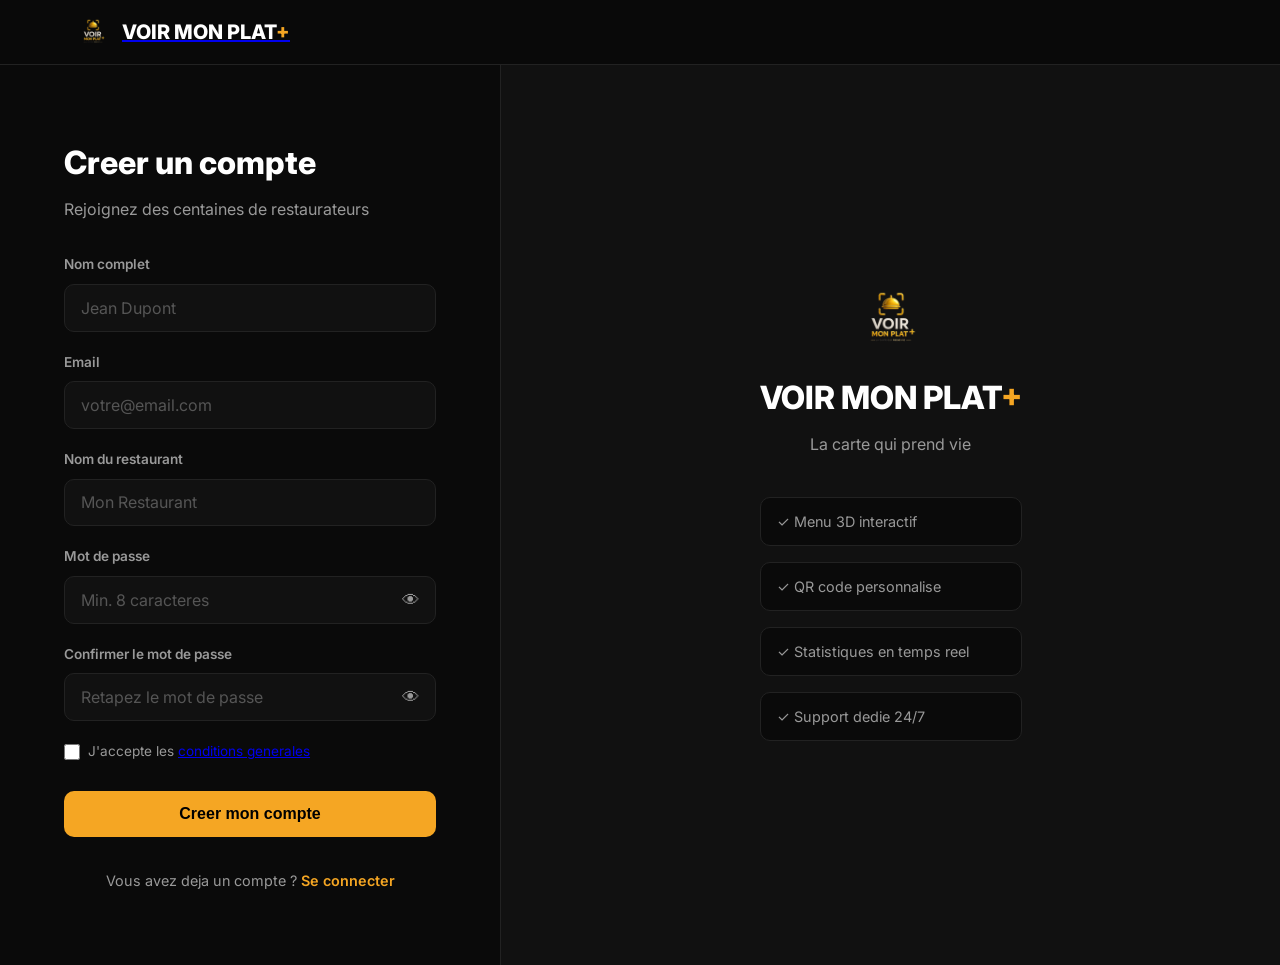
<file: inscription.html>
<!DOCTYPE html>
<html lang="fr">
<head>
    <meta charset="UTF-8">
    <meta name="viewport" content="width=device-width, initial-scale=1.0">
    <title>Creer un compte | VOIR MON PLAT+</title>
    <link rel="stylesheet" href="style.css">
    <link rel="preconnect" href="https://fonts.googleapis.com">
    <link href="https://fonts.googleapis.com/css2?family=Inter:wght@300;400;500;600;700;800;900&display=swap" rel="stylesheet">
</head>
<body class="auth-page">

    <nav class="navbar">
        <div class="nav-container">
            <a href="index.html" class="logo">
                <img src="logo/IMG_5947.png" alt="VOIR MON PLAT+" style="height:28px;width:auto;border-radius:4px;">
                <span class="logo-text">VOIR MON PLAT<span class="plus">+</span></span>
            </a>
        </div>
    </nav>

    <div class="auth-container">
        <div class="auth-card">
            <div class="auth-header">
                <h1>Creer un compte</h1>
                <p>Rejoignez des centaines de restaurateurs</p>
            </div>

            <form id="registerForm" class="auth-form">
                <div class="form-group">
                    <label for="name">Nom complet</label>
                    <input type="text" id="name" placeholder="Jean Dupont" required>
                </div>

                <div class="form-group">
                    <label for="email">Email</label>
                    <input type="email" id="email" placeholder="votre@email.com" required>
                </div>

                <div class="form-group">
                    <label for="restaurant">Nom du restaurant</label>
                    <input type="text" id="restaurant" placeholder="Mon Restaurant" required>
                </div>

                <div class="form-group">
                    <label for="password">Mot de passe</label>
                    <div class="password-wrapper">
                        <input type="password" id="password" placeholder="Min. 8 caracteres" required minlength="8">
                        <button type="button" class="toggle-password" onclick="togglePassword('password')">&#128065;</button>
                    </div>
                </div>

                <div class="form-group">
                    <label for="confirmPassword">Confirmer le mot de passe</label>
                    <div class="password-wrapper">
                        <input type="password" id="confirmPassword" placeholder="Retapez le mot de passe" required minlength="8">
                        <button type="button" class="toggle-password" onclick="togglePassword('confirmPassword')">&#128065;</button>
                    </div>
                </div>

                <div class="form-check">
                    <input type="checkbox" id="terms" required>
                    <label for="terms">J'accepte les <a href="#">conditions generales</a></label>
                </div>

                <button type="submit" class="btn btn-primary btn-full">Creer mon compte</button>
            </form>

            <div id="registerError" class="auth-error" style="display:none;"></div>
            <div id="registerSuccess" class="auth-success" style="display:none;"></div>

            <div class="auth-footer">
                <p>Vous avez deja un compte ? <a href="connexion.html">Se connecter</a></p>
            </div>
        </div>

        <div class="auth-visual">
            <div class="auth-visual-content">
                <img src="logo/IMG_5947.png" alt="VOIR MON PLAT+" style="height:60px;width:auto;border-radius:12px;margin-bottom:1rem;">
                <h2>VOIR MON PLAT<span class="plus">+</span></h2>
                <p>La carte qui prend vie</p>
                <div class="auth-visual-features">
                    <div class="auth-feature">&#10003; Menu 3D interactif</div>
                    <div class="auth-feature">&#10003; QR code personnalise</div>
                    <div class="auth-feature">&#10003; Statistiques en temps reel</div>
                    <div class="auth-feature">&#10003; Support dedie 24/7</div>
                </div>
            </div>
        </div>
    </div>

    <script src="vmp-tracker.js"></script>
    <script>
        function togglePassword(id) {
            const input = document.getElementById(id);
            input.type = input.type === 'password' ? 'text' : 'password';
        }

        document.getElementById('registerForm').addEventListener('submit', function(e) {
            e.preventDefault();

            const name = document.getElementById('name').value.trim();
            const email = document.getElementById('email').value.trim().toLowerCase();
            const restaurant = document.getElementById('restaurant').value.trim();
            const password = document.getElementById('password').value;
            const confirmPassword = document.getElementById('confirmPassword').value;
            const errorDiv = document.getElementById('registerError');
            const successDiv = document.getElementById('registerSuccess');

            errorDiv.style.display = 'none';
            successDiv.style.display = 'none';

            if (password !== confirmPassword) {
                errorDiv.textContent = 'Les mots de passe ne correspondent pas.';
                errorDiv.style.display = 'block';
                return;
            }

            if (password.length < 8) {
                errorDiv.textContent = 'Le mot de passe doit faire au moins 8 caracteres.';
                errorDiv.style.display = 'block';
                return;
            }

            const users = JSON.parse(localStorage.getItem('vmp_users') || '[]');

            if (users.find(u => u.email === email)) {
                errorDiv.textContent = 'Un compte avec cet email existe deja.';
                errorDiv.style.display = 'block';
                return;
            }

            const newUser = {
                id: Date.now(),
                name: name,
                email: email,
                restaurant: restaurant,
                phone: '',
                password: btoa(password),
                createdAt: new Date().toISOString()
            };

            users.push(newUser);
            localStorage.setItem('vmp_users', JSON.stringify(users));

            // Sauvegarder la session automatiquement
            const sessionData = {
                id: newUser.id,
                name: newUser.name,
                email: newUser.email,
                restaurant: newUser.restaurant,
                phone: newUser.phone,
                loggedIn: true,
                loginDate: new Date().toISOString()
            };
            localStorage.setItem('vmp_session', JSON.stringify(sessionData));
            VMPTracker.trackRegister(email, name, restaurant);

            successDiv.textContent = 'Compte cree avec succes ! Redirection...';
            successDiv.style.display = 'block';

            setTimeout(() => {
                window.location.href = 'dashboard.html';
            }, 1500);
        });
    </script>

</body>
</html>
</file>
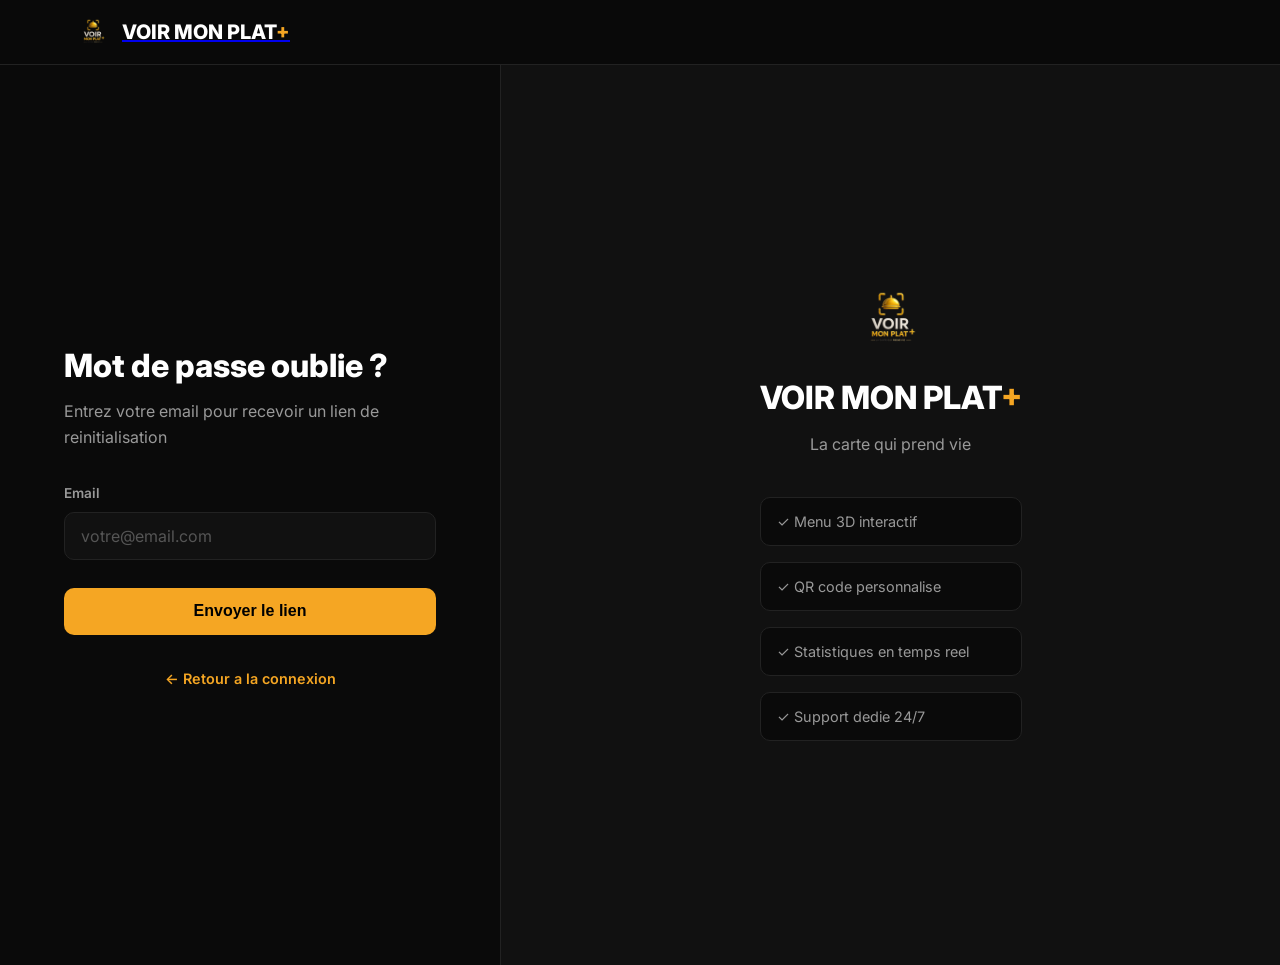
<file: mot-de-passe-oublie.html>
<!DOCTYPE html>
<html lang="fr">
<head>
    <meta charset="UTF-8">
    <meta name="viewport" content="width=device-width, initial-scale=1.0">
    <title>Mot de passe oublie | VOIR MON PLAT+</title>
    <link rel="stylesheet" href="style.css">
    <link rel="preconnect" href="https://fonts.googleapis.com">
    <link href="https://fonts.googleapis.com/css2?family=Inter:wght@300;400;500;600;700;800;900&display=swap" rel="stylesheet">
</head>
<body class="auth-page">

    <nav class="navbar">
        <div class="nav-container">
            <a href="index.html" class="logo">
                <img src="logo/IMG_5947.png" alt="VOIR MON PLAT+" style="height:28px;width:auto;border-radius:4px;">
                <span class="logo-text">VOIR MON PLAT<span class="plus">+</span></span>
            </a>
        </div>
    </nav>

    <div class="auth-container">
        <div class="auth-card">
            <div id="step-email">
                <div class="auth-header">
                    <h1>Mot de passe oublie ?</h1>
                    <p>Entrez votre email pour recevoir un lien de reinitialisation</p>
                </div>

                <form id="forgotForm" class="auth-form">
                    <div class="form-group">
                        <label for="email">Email</label>
                        <input type="email" id="email" placeholder="votre@email.com" required>
                    </div>

                    <button type="submit" class="btn btn-primary btn-full">Envoyer le lien</button>
                </form>

                <div id="forgotError" class="auth-error" style="display:none;"></div>
                <div id="forgotSuccess" class="auth-success" style="display:none;"></div>

                <div class="auth-footer">
                    <p><a href="connexion.html">&#8592; Retour a la connexion</a></p>
                </div>
            </div>

            <div id="step-reset" style="display:none;">
                <div class="auth-header">
                    <h1>Nouveau mot de passe</h1>
                    <p>Choisissez un nouveau mot de passe pour votre compte</p>
                </div>

                <form id="resetForm" class="auth-form">
                    <div class="form-group">
                        <label for="newPassword">Nouveau mot de passe</label>
                        <div class="password-wrapper">
                            <input type="password" id="newPassword" placeholder="Min. 8 caracteres" required minlength="8">
                            <button type="button" class="toggle-password" onclick="togglePassword('newPassword')">&#128065;</button>
                        </div>
                    </div>

                    <div class="form-group">
                        <label for="confirmNewPassword">Confirmer le mot de passe</label>
                        <div class="password-wrapper">
                            <input type="password" id="confirmNewPassword" placeholder="Retapez le mot de passe" required minlength="8">
                            <button type="button" class="toggle-password" onclick="togglePassword('confirmNewPassword')">&#128065;</button>
                        </div>
                    </div>

                    <button type="submit" class="btn btn-primary btn-full">Reinitialiser le mot de passe</button>
                </form>

                <div id="resetError" class="auth-error" style="display:none;"></div>
                <div id="resetSuccess" class="auth-success" style="display:none;"></div>
            </div>
        </div>

        <div class="auth-visual">
            <div class="auth-visual-content">
                <img src="logo/IMG_5947.png" alt="VOIR MON PLAT+" style="height:60px;width:auto;border-radius:12px;margin-bottom:1rem;">
                <h2>VOIR MON PLAT<span class="plus">+</span></h2>
                <p>La carte qui prend vie</p>
                <div class="auth-visual-features">
                    <div class="auth-feature">&#10003; Menu 3D interactif</div>
                    <div class="auth-feature">&#10003; QR code personnalise</div>
                    <div class="auth-feature">&#10003; Statistiques en temps reel</div>
                    <div class="auth-feature">&#10003; Support dedie 24/7</div>
                </div>
            </div>
        </div>
    </div>

    <script src="vmp-tracker.js"></script>
    <script>
        function togglePassword(id) {
            const input = document.getElementById(id);
            input.type = input.type === 'password' ? 'text' : 'password';
        }

        document.getElementById('forgotForm').addEventListener('submit', function(e) {
            e.preventDefault();

            const email = document.getElementById('email').value.trim().toLowerCase();
            const errorDiv = document.getElementById('forgotError');
            const successDiv = document.getElementById('forgotSuccess');

            errorDiv.style.display = 'none';
            successDiv.style.display = 'none';

            const users = JSON.parse(localStorage.getItem('vmp_users') || '[]');
            const user = users.find(u => u.email === email);

            if (!user) {
                errorDiv.textContent = 'Aucun compte trouve avec cet email.';
                errorDiv.style.display = 'block';
                return;
            }

            localStorage.setItem('vmp_reset_email', email);

            successDiv.textContent = 'Email de reinitialisation envoye ! (simule)';
            successDiv.style.display = 'block';

            setTimeout(() => {
                document.getElementById('step-email').style.display = 'none';
                document.getElementById('step-reset').style.display = 'block';
            }, 1500);
        });

        document.getElementById('resetForm').addEventListener('submit', function(e) {
            e.preventDefault();

            const newPassword = document.getElementById('newPassword').value;
            const confirmNewPassword = document.getElementById('confirmNewPassword').value;
            const errorDiv = document.getElementById('resetError');
            const successDiv = document.getElementById('resetSuccess');

            errorDiv.style.display = 'none';
            successDiv.style.display = 'none';

            if (newPassword !== confirmNewPassword) {
                errorDiv.textContent = 'Les mots de passe ne correspondent pas.';
                errorDiv.style.display = 'block';
                return;
            }

            if (newPassword.length < 8) {
                errorDiv.textContent = 'Le mot de passe doit faire au moins 8 caracteres.';
                errorDiv.style.display = 'block';
                return;
            }

            const email = localStorage.getItem('vmp_reset_email');
            const users = JSON.parse(localStorage.getItem('vmp_users') || '[]');
            const userIndex = users.findIndex(u => u.email === email);

            if (userIndex === -1) {
                errorDiv.textContent = 'Erreur : compte non trouve.';
                errorDiv.style.display = 'block';
                return;
            }

            users[userIndex].password = btoa(newPassword);
            localStorage.setItem('vmp_users', JSON.stringify(users));
            localStorage.removeItem('vmp_reset_email');

            successDiv.textContent = 'Mot de passe reinitialise avec succes ! Redirection...';
            successDiv.style.display = 'block';

            setTimeout(() => {
                window.location.href = 'connexion.html';
            }, 2000);
        });
    </script>

</body>
</html>
</file>
<file: style.css>
*, *::before, *::after {
    margin: 0;
    padding: 0;
    box-sizing: border-box;
}

:root {
    --noir: #0a0a0a;
    --noir-card: #111111;
    --noir-light: #1a1a1a;
    --jaune: #f5a623;
    --jaune-clair: #fbbf24;
    --jaune-fonce: #d4900a;
    --blanc: #ffffff;
    --gris: #999999;
    --gris-fonce: #555555;
    --bordure: #222222;
    --radius: 12px;
    --radius-lg: 20px;
}

html {
    scroll-behavior: smooth;
}

body {
    font-family: 'Inter', -apple-system, sans-serif;
    background: var(--noir);
    color: var(--blanc);
    line-height: 1.6;
    overflow-x: hidden;
}

::selection {
    background: var(--jaune);
    color: #000;
}

/* NAVBAR */
.navbar {
    position: fixed;
    top: 0;
    width: 100%;
    z-index: 100;
    background: rgba(10, 10, 10, 0.85);
    backdrop-filter: blur(20px);
    border-bottom: 1px solid var(--bordure);
}

.nav-container {
    max-width: 1200px;
    margin: 0 auto;
    padding: 1rem 2rem;
    display: flex;
    align-items: center;
    justify-content: space-between;
}

.logo {
    display: flex;
    align-items: center;
    gap: 0.5rem;
    font-size: 1.25rem;
    font-weight: 800;
}

.logo-icon {
    font-size: 1.5rem;
}

.logo-text {
    color: var(--blanc);
}

.plus {
    color: var(--jaune);
}

.nav-links {
    display: flex;
    list-style: none;
    gap: 2rem;
}

.nav-links a {
    color: var(--gris);
    text-decoration: none;
    font-size: 0.9rem;
    font-weight: 500;
    transition: color 0.3s;
}

.nav-links a:hover {
    color: var(--jaune);
}

.nav-cta {
    background: var(--jaune);
    color: #000;
    padding: 0.6rem 1.5rem;
    border-radius: 8px;
    text-decoration: none;
    font-weight: 600;
    font-size: 0.9rem;
    transition: all 0.3s;
}

.nav-cta:hover {
    background: var(--jaune-clair);
    transform: translateY(-1px);
}

.nav-actions {
    display: flex;
    align-items: center;
    gap: 1rem;
}

.nav-login {
    color: var(--blanc);
    text-decoration: none;
    font-size: 0.9rem;
    font-weight: 500;
    transition: color 0.3s;
}

.nav-login:hover {
    color: var(--jaune);
}

.mobile-menu-btn {
    display: none;
    flex-direction: column;
    gap: 5px;
    background: none;
    border: none;
    cursor: pointer;
}

.mobile-menu-btn span {
    width: 24px;
    height: 2px;
    background: var(--blanc);
    transition: 0.3s;
}

/* HERO */
.hero {
    min-height: 100vh;
    display: flex;
    align-items: center;
    justify-content: center;
    position: relative;
    padding: 8rem 2rem 4rem;
    overflow: hidden;
}

.hero-bg-effects {
    position: absolute;
    inset: 0;
    pointer-events: none;
}

.glow {
    position: absolute;
    border-radius: 50%;
    filter: blur(120px);
    opacity: 0.15;
}

.glow-1 {
    width: 500px;
    height: 500px;
    background: var(--jaune);
    top: -100px;
    right: -100px;
}

.glow-2 {
    width: 400px;
    height: 400px;
    background: var(--jaune-fonce);
    bottom: -50px;
    left: -100px;
}

.glow-3 {
    width: 300px;
    height: 300px;
    background: var(--jaune-clair);
    top: 50%;
    left: 50%;
    transform: translate(-50%, -50%);
    opacity: 0.06;
}

.hero-container {
    max-width: 1200px;
    margin: 0 auto;
    text-align: center;
    position: relative;
    z-index: 2;
}

.hero-badge {
    display: inline-block;
    background: rgba(245, 166, 35, 0.1);
    border: 1px solid rgba(245, 166, 35, 0.3);
    color: var(--jaune);
    padding: 0.5rem 1.5rem;
    border-radius: 50px;
    font-size: 0.85rem;
    font-weight: 600;
    text-transform: uppercase;
    letter-spacing: 1px;
    margin-bottom: 2rem;
}

.hero-title {
    font-size: clamp(3rem, 8vw, 6rem);
    font-weight: 900;
    line-height: 1.05;
    margin-bottom: 1.5rem;
}

.yellow-text {
    color: var(--jaune);
}

.hero-subtitle {
    font-size: 1.25rem;
    color: var(--gris);
    max-width: 600px;
    margin: 0 auto 2.5rem;
    line-height: 1.7;
}

.hero-ctas {
    display: flex;
    gap: 1rem;
    justify-content: center;
    flex-wrap: wrap;
    margin-bottom: 4rem;
}

/* BUTTONS */
.btn {
    display: inline-block;
    padding: 0.9rem 2rem;
    border-radius: 10px;
    font-weight: 600;
    font-size: 1rem;
    text-decoration: none;
    transition: all 0.3s;
    cursor: pointer;
    border: none;
}

.btn-primary {
    background: var(--jaune);
    color: #000;
}

.btn-primary:hover {
    background: var(--jaune-clair);
    transform: translateY(-2px);
    box-shadow: 0 8px 30px rgba(245, 166, 35, 0.3);
}

.btn-secondary {
    background: rgba(255, 255, 255, 0.08);
    color: var(--blanc);
    border: 1px solid var(--bordure);
}

.btn-secondary:hover {
    background: rgba(255, 255, 255, 0.12);
    border-color: var(--jaune);
}

.btn-outline {
    background: transparent;
    color: var(--jaune);
    border: 2px solid var(--jaune);
    width: 100%;
    text-align: center;
}

.btn-outline:hover {
    background: var(--jaune);
    color: #000;
}

.btn-lg {
    padding: 1.1rem 3rem;
    font-size: 1.15rem;
}

/* HERO STATS */
.hero-stats {
    display: flex;
    justify-content: center;
    gap: 4rem;
}

.stat {
    text-align: center;
}

.stat-number {
    display: block;
    font-size: 2.5rem;
    font-weight: 800;
    color: var(--jaune);
}

.stat-label {
    font-size: 0.85rem;
    color: var(--gris);
}

/* SECTIONS */
.section-container {
    max-width: 1200px;
    margin: 0 auto;
    padding: 6rem 2rem;
}

.section-title {
    font-size: clamp(2rem, 4vw, 3rem);
    font-weight: 800;
    text-align: center;
    margin-bottom: 1rem;
}

.section-subtitle {
    text-align: center;
    color: var(--gris);
    font-size: 1.1rem;
    margin-bottom: 4rem;
}

/* FEATURES */
.features {
    background: var(--noir-card);
    border-top: 1px solid var(--bordure);
    border-bottom: 1px solid var(--bordure);
}

.features-grid {
    display: grid;
    grid-template-columns: repeat(auto-fit, minmax(240px, 1fr));
    gap: 2rem;
}

.feature-card {
    background: var(--noir);
    border: 1px solid var(--bordure);
    border-radius: var(--radius-lg);
    padding: 2.5rem 2rem;
    text-align: center;
    transition: all 0.3s;
}

.feature-card:hover {
    border-color: var(--jaune);
    transform: translateY(-4px);
    box-shadow: 0 12px 40px rgba(245, 166, 35, 0.08);
}

.feature-icon {
    font-size: 3rem;
    margin-bottom: 1.5rem;
}

.feature-card h3 {
    font-size: 1.25rem;
    margin-bottom: 0.75rem;
}

.feature-card p {
    color: var(--gris);
    font-size: 0.95rem;
}

/* HOW IT WORKS */
.how-it-works {
    background: var(--noir);
}

.steps {
    display: grid;
    grid-template-columns: repeat(auto-fit, minmax(280px, 1fr));
    gap: 3rem;
    margin-top: 3rem;
}

.step {
    display: flex;
    gap: 1.5rem;
    align-items: flex-start;
}

.step-number {
    flex-shrink: 0;
    width: 60px;
    height: 60px;
    background: var(--jaune);
    color: #000;
    border-radius: 50%;
    display: flex;
    align-items: center;
    justify-content: center;
    font-size: 1.5rem;
    font-weight: 800;
}

.step-content h3 {
    font-size: 1.25rem;
    margin-bottom: 0.5rem;
}

.step-content p {
    color: var(--gris);
}

/* DASHBOARD PREVIEW */
.dashboard-preview {
    background: var(--noir-card);
    border-top: 1px solid var(--bordure);
    border-bottom: 1px solid var(--bordure);
}

.dashboard-mockup {
    background: var(--noir);
    border: 1px solid var(--bordure);
    border-radius: var(--radius-lg);
    overflow: hidden;
    display: flex;
    margin-top: 3rem;
    min-height: 400px;
}

.dash-sidebar {
    width: 240px;
    background: #0d0d0d;
    border-right: 1px solid var(--bordure);
    padding: 1.5rem;
    display: flex;
    flex-direction: column;
    gap: 0.25rem;
    flex-shrink: 0;
}

.dash-link {
    display: block;
    padding: 0.7rem 1rem;
    border-radius: 8px;
    color: var(--gris);
    text-decoration: none;
    font-size: 0.9rem;
    transition: all 0.2s;
}

.dash-link.active {
    background: var(--jaune);
    color: #000;
    font-weight: 600;
}

.dash-link:hover:not(.active) {
    background: rgba(255, 255, 255, 0.05);
    color: var(--blanc);
}

.dash-main {
    flex: 1;
    padding: 2rem;
}

.dash-header {
    font-size: 1.5rem;
    font-weight: 700;
    margin-bottom: 2rem;
}

.dash-stats {
    display: grid;
    grid-template-columns: repeat(3, 1fr);
    gap: 1.5rem;
    margin-bottom: 2rem;
}

.dash-stat {
    background: var(--noir-card);
    border: 1px solid var(--bordure);
    border-radius: var(--radius);
    padding: 1.5rem;
    text-align: center;
}

.dash-stat-value {
    display: block;
    font-size: 2rem;
    font-weight: 800;
    color: var(--jaune);
}

.dash-stat-label {
    font-size: 0.8rem;
    color: var(--gris);
}

.dash-plats {
    background: var(--noir-card);
    border: 1px solid var(--bordure);
    border-radius: var(--radius);
    padding: 1.5rem;
}

.dash-plats-header {
    font-weight: 600;
    margin-bottom: 1rem;
    color: var(--gris);
    font-size: 0.9rem;
}

.dash-plat-row {
    display: flex;
    align-items: center;
    justify-content: space-between;
    padding: 0.75rem 0;
    border-bottom: 1px solid var(--bordure);
}

.dash-plat-row:last-child {
    border-bottom: none;
}

.dash-plat-name {
    font-weight: 500;
}

.dash-plat-views {
    color: var(--gris);
    font-size: 0.9rem;
}

.dash-plat-pct {
    color: var(--jaune);
    font-weight: 600;
}

/* PRICING */
.pricing {
    background: var(--noir);
}

.pricing-grid {
    display: grid;
    grid-template-columns: repeat(auto-fit, minmax(300px, 1fr));
    gap: 2rem;
    margin-top: 3rem;
}

.price-card {
    background: var(--noir-card);
    border: 1px solid var(--bordure);
    border-radius: var(--radius-lg);
    padding: 2.5rem 2rem;
    text-align: center;
    position: relative;
    transition: all 0.3s;
}

.price-card:hover {
    transform: translateY(-4px);
    border-color: rgba(245, 166, 35, 0.3);
}

.price-card.popular {
    border-color: var(--jaune);
    box-shadow: 0 0 40px rgba(245, 166, 35, 0.1);
}

.popular-badge {
    position: absolute;
    top: -14px;
    left: 50%;
    transform: translateX(-50%);
    background: var(--jaune);
    color: #000;
    padding: 0.4rem 1.5rem;
    border-radius: 50px;
    font-size: 0.8rem;
    font-weight: 700;
    text-transform: uppercase;
}

.price-header h3 {
    font-size: 1.5rem;
    margin-bottom: 1rem;
}

.price {
    margin-bottom: 2rem;
}

.price-amount {
    font-size: 3.5rem;
    font-weight: 900;
    color: var(--jaune);
}

.price-period {
    color: var(--gris);
    font-size: 1rem;
}

.price-features {
    list-style: none;
    text-align: left;
    margin-bottom: 2rem;
}

.price-features li {
    padding: 0.6rem 0;
    border-bottom: 1px solid var(--bordure);
    font-size: 0.95rem;
    display: flex;
    align-items: center;
    gap: 0.75rem;
}

.price-features li::before {
    content: "\2713";
    color: var(--jaune);
    font-weight: 700;
    font-size: 1.1rem;
}

/* PRICING BADGES */
.pricing-badges {
    display: flex;
    justify-content: center;
    gap: 3rem;
    margin-top: 3rem;
    flex-wrap: wrap;
}

.badge-item {
    display: flex;
    align-items: center;
    gap: 0.75rem;
    color: var(--gris);
    font-size: 0.9rem;
}

.badge-icon {
    font-size: 1.25rem;
}

/* TESTIMONIALS */
.testimonials {
    background: var(--noir-card);
    border-top: 1px solid var(--bordure);
    border-bottom: 1px solid var(--bordure);
}

.testimonials-grid {
    display: grid;
    grid-template-columns: repeat(auto-fit, minmax(300px, 1fr));
    gap: 2rem;
    margin-top: 3rem;
}

.testimonial-card {
    background: var(--noir);
    border: 1px solid var(--bordure);
    border-radius: var(--radius-lg);
    padding: 2rem;
}

.stars {
    color: var(--jaune);
    font-size: 1.25rem;
    margin-bottom: 1rem;
}

.testimonial-card p {
    color: var(--gris);
    line-height: 1.7;
    margin-bottom: 1.5rem;
    font-style: italic;
}

.testimonial-author {
    display: flex;
    align-items: center;
    gap: 1rem;
}

.author-avatar {
    width: 48px;
    height: 48px;
    background: var(--jaune);
    color: #000;
    border-radius: 50%;
    display: flex;
    align-items: center;
    justify-content: center;
    font-weight: 700;
    font-size: 0.9rem;
}

.testimonial-author strong {
    display: block;
    font-size: 0.95rem;
}

.testimonial-author span {
    font-size: 0.8rem;
    color: var(--gris-fonce);
}

/* CTA FINAL */
.cta-final {
    background: linear-gradient(180deg, var(--noir) 0%, #111 100%);
    text-align: center;
}

.cta-final h2 {
    font-size: clamp(2rem, 4vw, 3rem);
    font-weight: 800;
    margin-bottom: 1rem;
}

.cta-final p {
    color: var(--gris);
    font-size: 1.1rem;
    margin-bottom: 2.5rem;
    max-width: 500px;
    margin-left: auto;
    margin-right: auto;
}

/* FOOTER */
.footer {
    background: #050505;
    border-top: 1px solid var(--bordure);
}

.footer-container {
    max-width: 1200px;
    margin: 0 auto;
    padding: 4rem 2rem 2rem;
    display: flex;
    justify-content: space-between;
    gap: 3rem;
    flex-wrap: wrap;
}

.footer-brand {
    max-width: 300px;
}

.footer-brand .logo-icon {
    font-size: 1.5rem;
}

.footer-brand .logo-text {
    font-size: 1.25rem;
    font-weight: 800;
}

.footer-brand p {
    color: var(--gris);
    margin-top: 0.75rem;
    font-size: 0.9rem;
}

.footer-links {
    display: flex;
    gap: 4rem;
}

.footer-col h4 {
    margin-bottom: 1rem;
    font-size: 0.9rem;
    text-transform: uppercase;
    letter-spacing: 1px;
    color: var(--gris-fonce);
}

.footer-col a {
    display: block;
    color: var(--gris);
    text-decoration: none;
    font-size: 0.9rem;
    padding: 0.3rem 0;
    transition: color 0.2s;
}

.footer-col a:hover {
    color: var(--jaune);
}

.footer-bottom {
    text-align: center;
    padding: 2rem;
    border-top: 1px solid var(--bordure);
    color: var(--gris-fonce);
    font-size: 0.85rem;
}

/* ANIMATIONS */
@keyframes fadeInUp {
    from {
        opacity: 0;
        transform: translateY(30px);
    }
    to {
        opacity: 1;
        transform: translateY(0);
    }
}

.animate-in {
    animation: fadeInUp 0.6s ease forwards;
}

/* RESPONSIVE */
@media (max-width: 900px) {
    .nav-links {
        display: none;
    }

    .mobile-menu-btn {
        display: flex;
    }

    .dashboard-mockup {
        flex-direction: column;
    }

    .dash-sidebar {
        width: 100%;
        flex-direction: row;
        overflow-x: auto;
        padding: 1rem;
        gap: 0.5rem;
    }

    .dash-link {
        white-space: nowrap;
        font-size: 0.8rem;
        padding: 0.5rem 0.75rem;
    }

    .dash-stats {
        grid-template-columns: 1fr;
    }

    .hero-stats {
        gap: 2rem;
    }

    .pricing-grid {
        grid-template-columns: 1fr;
    }

    .pricing-badges {
        flex-direction: column;
        align-items: center;
        gap: 1rem;
    }

    .footer-links {
        gap: 2rem;
    }

    .footer-container {
        flex-direction: column;
    }
}

@media (max-width: 600px) {
    .hero-title {
        font-size: 2.5rem;
    }

    .hero-stats {
        flex-direction: column;
        gap: 1.5rem;
    }

    .stat-number {
        font-size: 2rem;
    }

    .steps {
        grid-template-columns: 1fr;
    }

    .features-grid {
        grid-template-columns: 1fr;
    }

    .testimonials-grid {
        grid-template-columns: 1fr;
    }

    .footer-links {
        flex-direction: column;
        gap: 2rem;
    }
}

/* AUTH PAGES */
.auth-page {
    min-height: 100vh;
}

.auth-page .navbar {
    position: relative;
}

.auth-container {
    display: flex;
    min-height: 100vh;
}

.auth-card {
    flex: 1;
    display: flex;
    flex-direction: column;
    justify-content: center;
    padding: 4rem;
    max-width: 500px;
    margin: 0 auto;
    width: 100%;
}

.auth-header {
    margin-bottom: 2rem;
}

.auth-header h1 {
    font-size: 2rem;
    font-weight: 800;
    margin-bottom: 0.5rem;
}

.auth-header p {
    color: var(--gris);
    font-size: 1rem;
}

.auth-form {
    display: flex;
    flex-direction: column;
    gap: 1.25rem;
}

.form-group {
    display: flex;
    flex-direction: column;
    gap: 0.5rem;
}

.form-group label {
    font-size: 0.85rem;
    font-weight: 600;
    color: var(--gris);
}

.form-group input {
    padding: 0.8rem 1rem;
    background: var(--noir-card);
    border: 1px solid var(--bordure);
    border-radius: 10px;
    color: var(--blanc);
    font-size: 1rem;
    font-family: inherit;
    transition: border-color 0.3s;
    outline: none;
}

.form-group input::placeholder {
    color: var(--gris-fonce);
}

.form-group input:focus {
    border-color: var(--jaune);
}

.password-wrapper {
    position: relative;
}

.password-wrapper input {
    width: 100%;
    padding-right: 3rem;
}

.toggle-password {
    position: absolute;
    right: 0.75rem;
    top: 50%;
    transform: translateY(-50%);
    background: none;
    border: none;
    color: var(--gris);
    cursor: pointer;
    font-size: 1.1rem;
    padding: 0.25rem;
}

.toggle-password:hover {
    color: var(--jaune);
}

.form-row-between {
    display: flex;
    justify-content: space-between;
    align-items: center;
}

.form-check {
    display: flex;
    align-items: center;
    gap: 0.5rem;
}

.form-check input[type="checkbox"] {
    width: 16px;
    height: 16px;
    accent-color: var(--jaune);
    cursor: pointer;
}

.form-check label {
    font-size: 0.85rem;
    color: var(--gris);
    cursor: pointer;
}

.form-link {
    font-size: 0.85rem;
    color: var(--jaune);
    text-decoration: none;
    font-weight: 500;
}

.form-link:hover {
    text-decoration: underline;
}

.btn-full {
    width: 100%;
    padding: 0.9rem;
    font-size: 1rem;
    margin-top: 0.5rem;
}

.auth-error {
    background: rgba(239, 68, 68, 0.1);
    border: 1px solid rgba(239, 68, 68, 0.3);
    color: #ef4444;
    padding: 0.75rem 1rem;
    border-radius: 8px;
    font-size: 0.9rem;
    margin-top: 1rem;
}

.auth-success {
    background: rgba(34, 197, 94, 0.1);
    border: 1px solid rgba(34, 197, 94, 0.3);
    color: #22c55e;
    padding: 0.75rem 1rem;
    border-radius: 8px;
    font-size: 0.9rem;
    margin-top: 1rem;
}

.auth-footer {
    margin-top: 2rem;
    text-align: center;
}

.auth-footer p {
    color: var(--gris);
    font-size: 0.9rem;
}

.auth-footer a {
    color: var(--jaune);
    text-decoration: none;
    font-weight: 600;
}

.auth-footer a:hover {
    text-decoration: underline;
}

.auth-visual {
    flex: 1;
    background: var(--noir-card);
    display: flex;
    align-items: center;
    justify-content: center;
    padding: 4rem;
    border-left: 1px solid var(--bordure);
}

.auth-visual-content {
    text-align: center;
    max-width: 400px;
}

.auth-visual-icon {
    font-size: 4rem;
    display: block;
    margin-bottom: 1rem;
}

.auth-visual-content h2 {
    font-size: 2rem;
    font-weight: 800;
    margin-bottom: 0.5rem;
}

.auth-visual-content > p {
    color: var(--gris);
    margin-bottom: 2.5rem;
}

.auth-visual-features {
    display: flex;
    flex-direction: column;
    gap: 1rem;
    text-align: left;
}

.auth-feature {
    padding: 0.75rem 1rem;
    background: var(--noir);
    border: 1px solid var(--bordure);
    border-radius: 10px;
    font-size: 0.9rem;
    color: var(--gris);
}

/* DASHBOARD FULL */
.dashboard-layout {
    display: flex;
    min-height: 100vh;
}

.dash-sidebar-full {
    width: 260px;
    background: var(--noir-card);
    border-right: 1px solid var(--bordure);
    display: flex;
    flex-direction: column;
    padding: 1.5rem;
    position: fixed;
    height: 100vh;
    overflow-y: auto;
}

.dash-brand {
    display: flex;
    align-items: center;
    gap: 0.5rem;
    font-size: 1.1rem;
    font-weight: 800;
    padding-bottom: 1.5rem;
    border-bottom: 1px solid var(--bordure);
    margin-bottom: 1.5rem;
}

.dash-nav {
    display: flex;
    flex-direction: column;
    gap: 0.25rem;
    flex: 1;
}

.dash-nav-link {
    display: block;
    padding: 0.75rem 1rem;
    border-radius: 8px;
    color: var(--gris);
    text-decoration: none;
    font-size: 0.9rem;
    font-weight: 500;
    transition: all 0.2s;
}

.dash-nav-link:hover {
    background: rgba(255, 255, 255, 0.05);
    color: var(--blanc);
}

.dash-nav-link.active {
    background: var(--jaune);
    color: #000;
    font-weight: 600;
}

.dash-user {
    display: flex;
    align-items: center;
    gap: 0.75rem;
    padding-top: 1.5rem;
    border-top: 1px solid var(--bordure);
}

.dash-user-avatar {
    width: 40px;
    height: 40px;
    background: var(--jaune);
    color: #000;
    border-radius: 50%;
    display: flex;
    align-items: center;
    justify-content: center;
    font-weight: 700;
    font-size: 0.85rem;
    flex-shrink: 0;
}

.dash-user-info {
    flex: 1;
    min-width: 0;
}

.dash-user-info strong {
    display: block;
    font-size: 0.85rem;
    white-space: nowrap;
    overflow: hidden;
    text-overflow: ellipsis;
}

.dash-user-info span {
    font-size: 0.75rem;
    color: var(--gris);
    white-space: nowrap;
    overflow: hidden;
    text-overflow: ellipsis;
    display: block;
}

.dash-logout {
    background: none;
    border: none;
    color: var(--gris);
    cursor: pointer;
    font-size: 1.2rem;
    padding: 0.25rem;
    transition: color 0.2s;
}

.dash-logout:hover {
    color: #ef4444;
}

.dash-main-full {
    flex: 1;
    margin-left: 260px;
    padding: 2rem;
}

.dash-topbar {
    display: flex;
    justify-content: space-between;
    align-items: center;
    margin-bottom: 2rem;
}

.dash-greeting h1 {
    font-size: 1.5rem;
    font-weight: 700;
}

.dash-greeting p {
    color: var(--gris);
    font-size: 0.9rem;
}

.dash-stats-grid {
    display: grid;
    grid-template-columns: repeat(4, 1fr);
    gap: 1.5rem;
    margin-bottom: 2rem;
}

.dash-stat-card {
    background: var(--noir-card);
    border: 1px solid var(--bordure);
    border-radius: var(--radius);
    padding: 1.5rem;
    display: flex;
    align-items: center;
    gap: 1rem;
}

.dash-stat-icon {
    font-size: 2rem;
}

.dash-stat-card .dash-stat-value {
    display: block;
    font-size: 1.75rem;
    font-weight: 800;
    color: var(--jaune);
}

.dash-stat-card .dash-stat-label {
    font-size: 0.8rem;
    color: var(--gris);
}

.dash-content-grid {
    display: grid;
    grid-template-columns: 1.5fr 1fr;
    gap: 1.5rem;
}

.dash-card {
    background: var(--noir-card);
    border: 1px solid var(--bordure);
    border-radius: var(--radius);
    padding: 1.5rem;
}

.dash-card-header {
    display: flex;
    justify-content: space-between;
    align-items: center;
    margin-bottom: 1.5rem;
}

.dash-card-header h3 {
    font-size: 1rem;
    font-weight: 600;
}

.dash-card-link {
    font-size: 0.85rem;
    color: var(--jaune);
    text-decoration: none;
    font-weight: 500;
}

.dash-card-link:hover {
    text-decoration: underline;
}

.dash-plat-row {
    display: flex;
    align-items: center;
    gap: 1rem;
    padding: 0.75rem 0;
    border-bottom: 1px solid var(--bordure);
}

.dash-plat-row:last-child {
    border-bottom: none;
}

.dash-plat-emoji {
    font-size: 1.5rem;
}

.dash-plat-info {
    flex: 1;
}

.dash-plat-info strong {
    display: block;
    font-size: 0.9rem;
}

.dash-plat-info span {
    font-size: 0.8rem;
    color: var(--gris);
}

.dash-plat-pct {
    color: var(--jaune);
    font-weight: 700;
    font-size: 0.9rem;
}

.dash-activity {
    display: flex;
    align-items: center;
    gap: 1rem;
    padding: 0.75rem 0;
    border-bottom: 1px solid var(--bordure);
}

.dash-activity:last-child {
    border-bottom: none;
}

.dash-activity-dot {
    width: 8px;
    height: 8px;
    border-radius: 50%;
    background: var(--gris-fonce);
    flex-shrink: 0;
}

.dash-activity-dot.yellow {
    background: var(--jaune);
}

.dash-activity-content {
    flex: 1;
}

.dash-activity-content strong {
    display: block;
    font-size: 0.9rem;
}

.dash-activity-content span {
    font-size: 0.8rem;
    color: var(--gris);
}

@media (max-width: 900px) {
    .auth-container {
        flex-direction: column;
    }

    .auth-card {
        max-width: 100%;
        padding: 2rem;
    }

    .auth-visual {
        display: none;
    }

    .dash-sidebar-full {
        display: none;
    }

    .dash-main-full {
        margin-left: 0;
    }

    .dash-stats-grid {
        grid-template-columns: repeat(2, 1fr);
    }

    .dash-content-grid {
        grid-template-columns: 1fr;
    }

    .dash-topbar {
        flex-direction: column;
        gap: 1rem;
        align-items: flex-start;
    }
}
</file>
